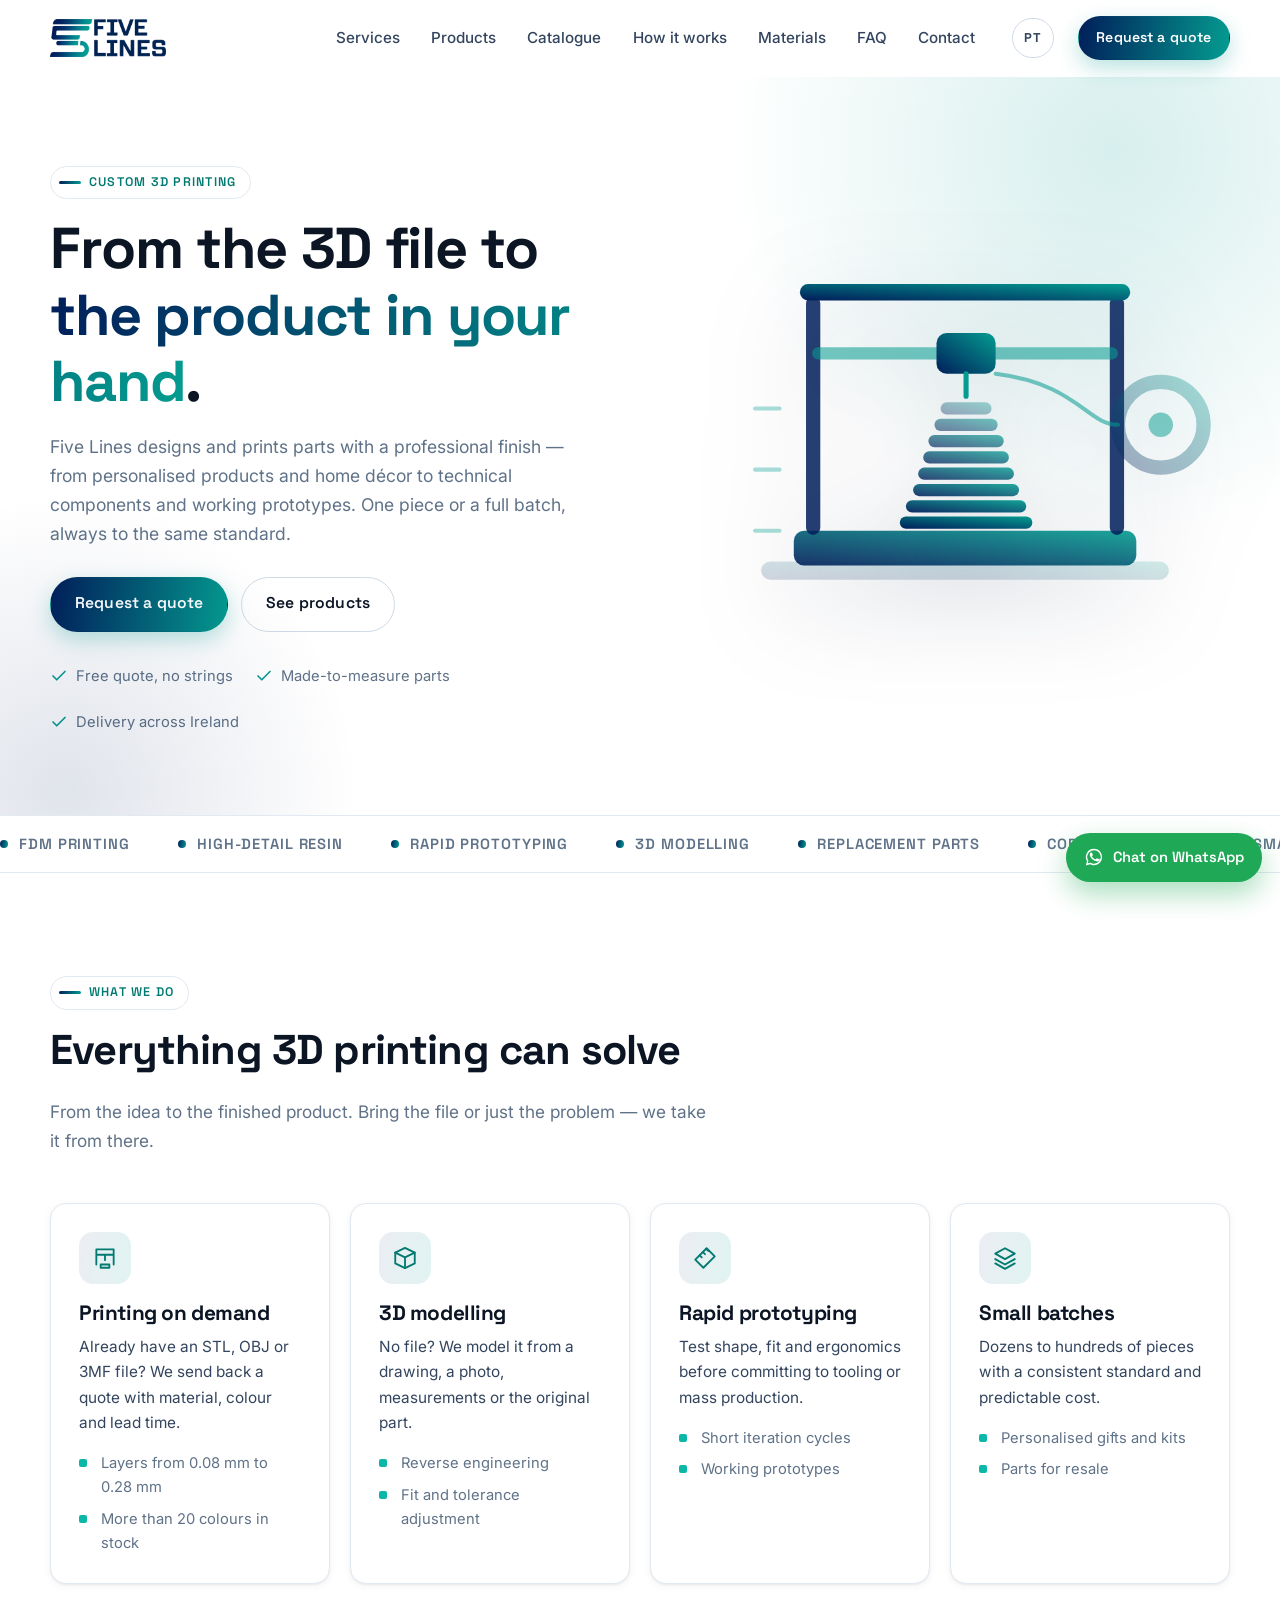
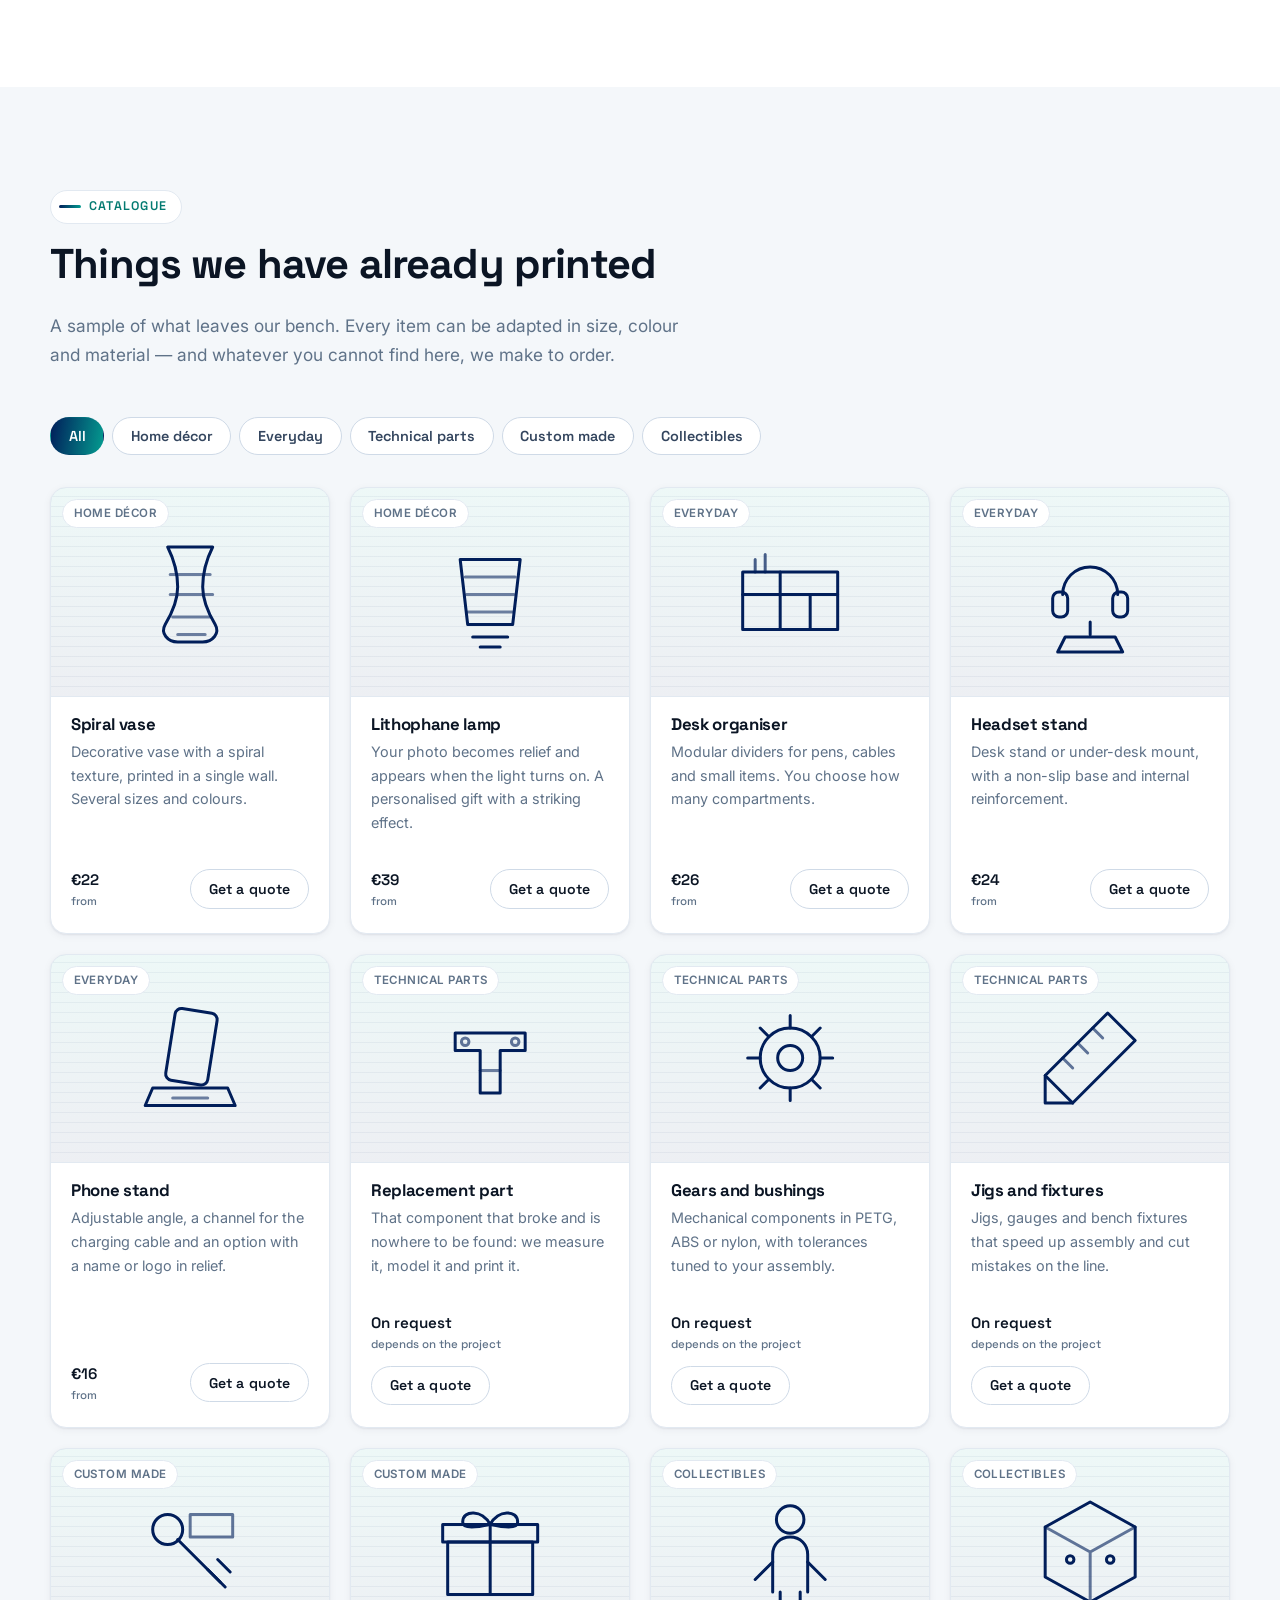
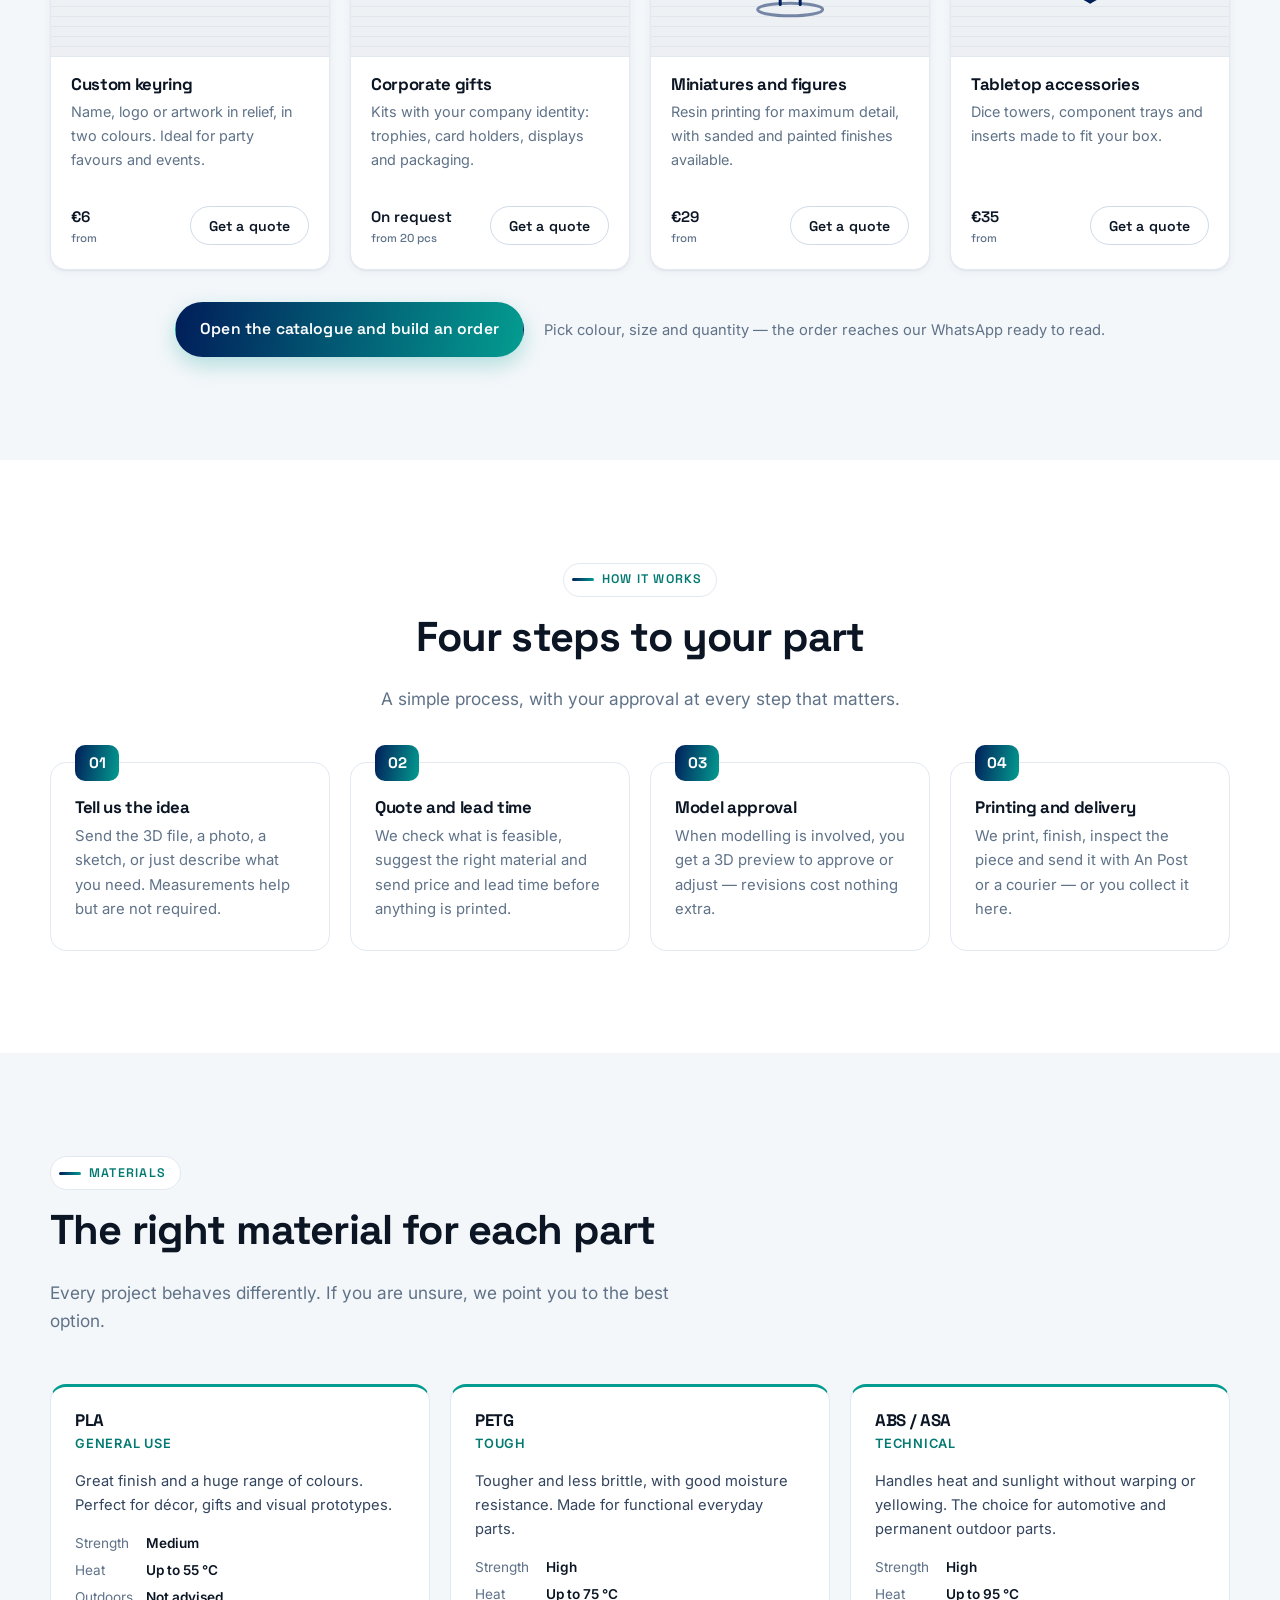
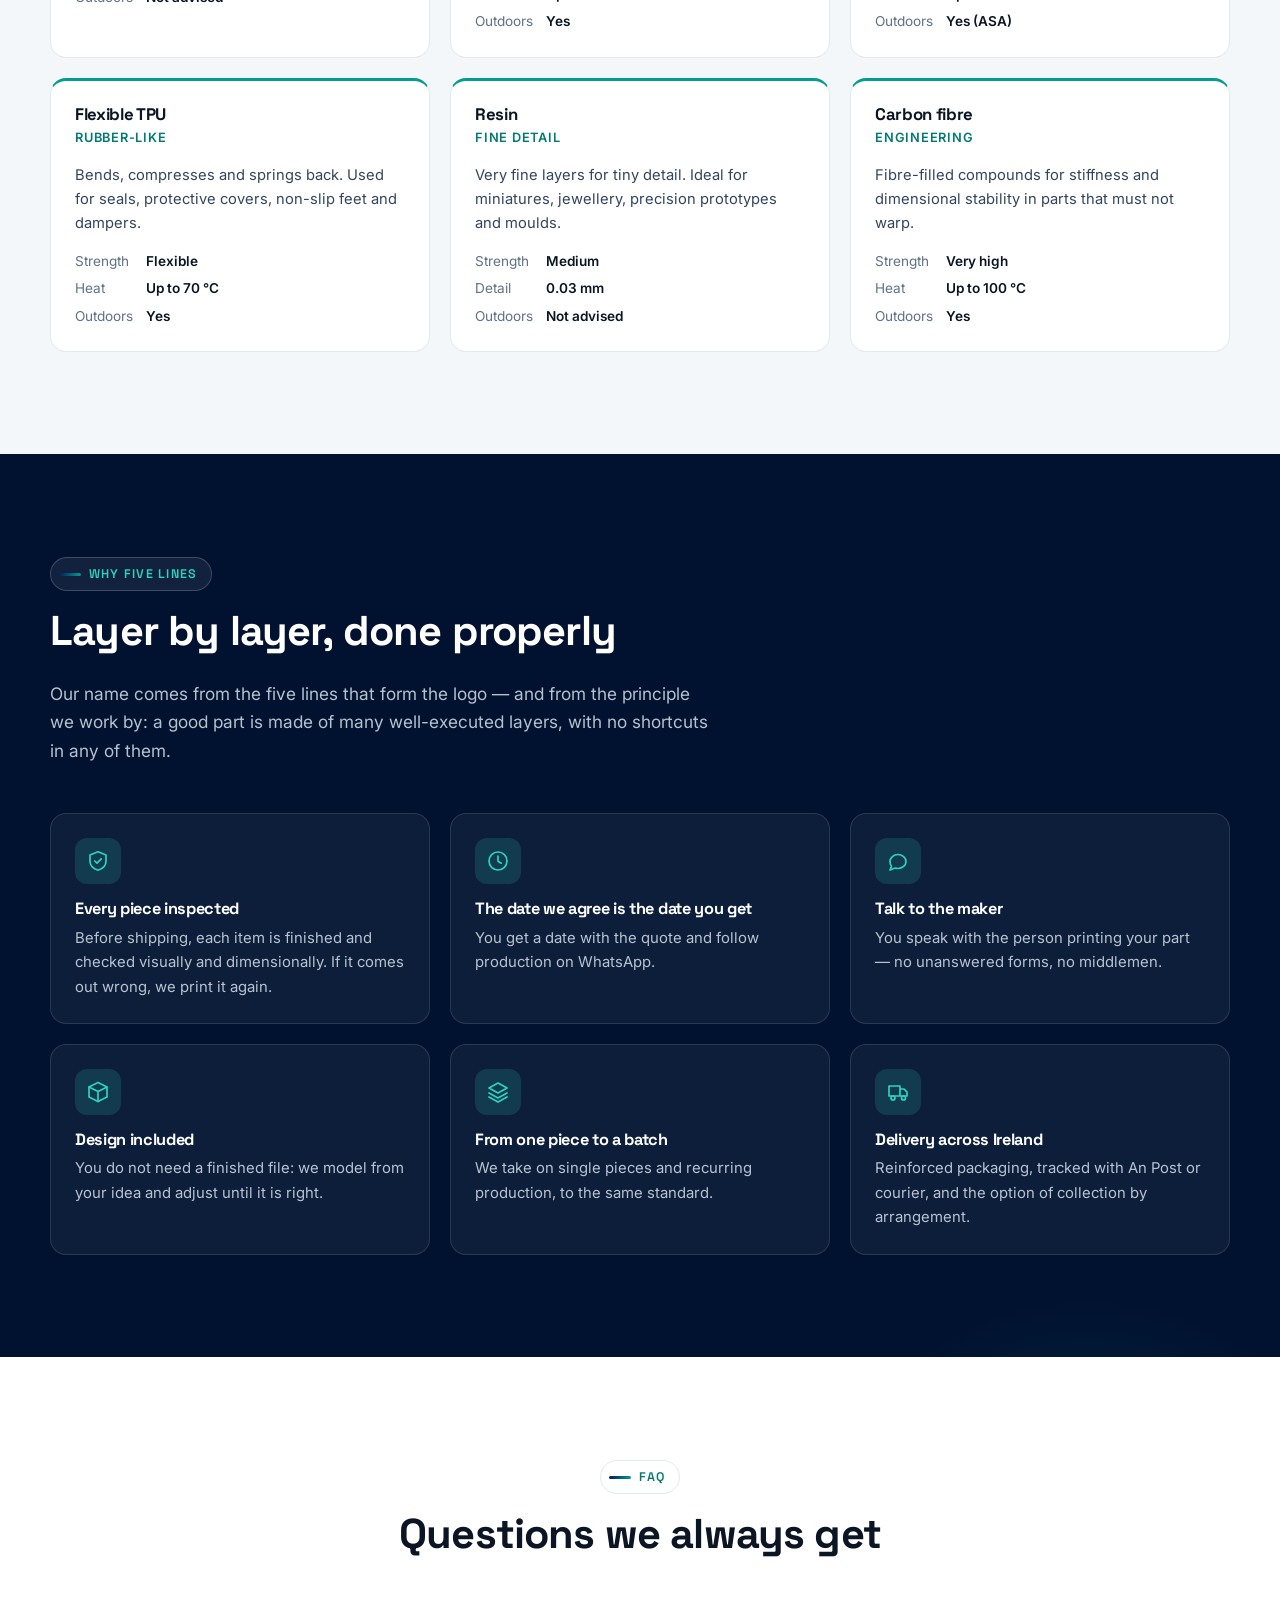
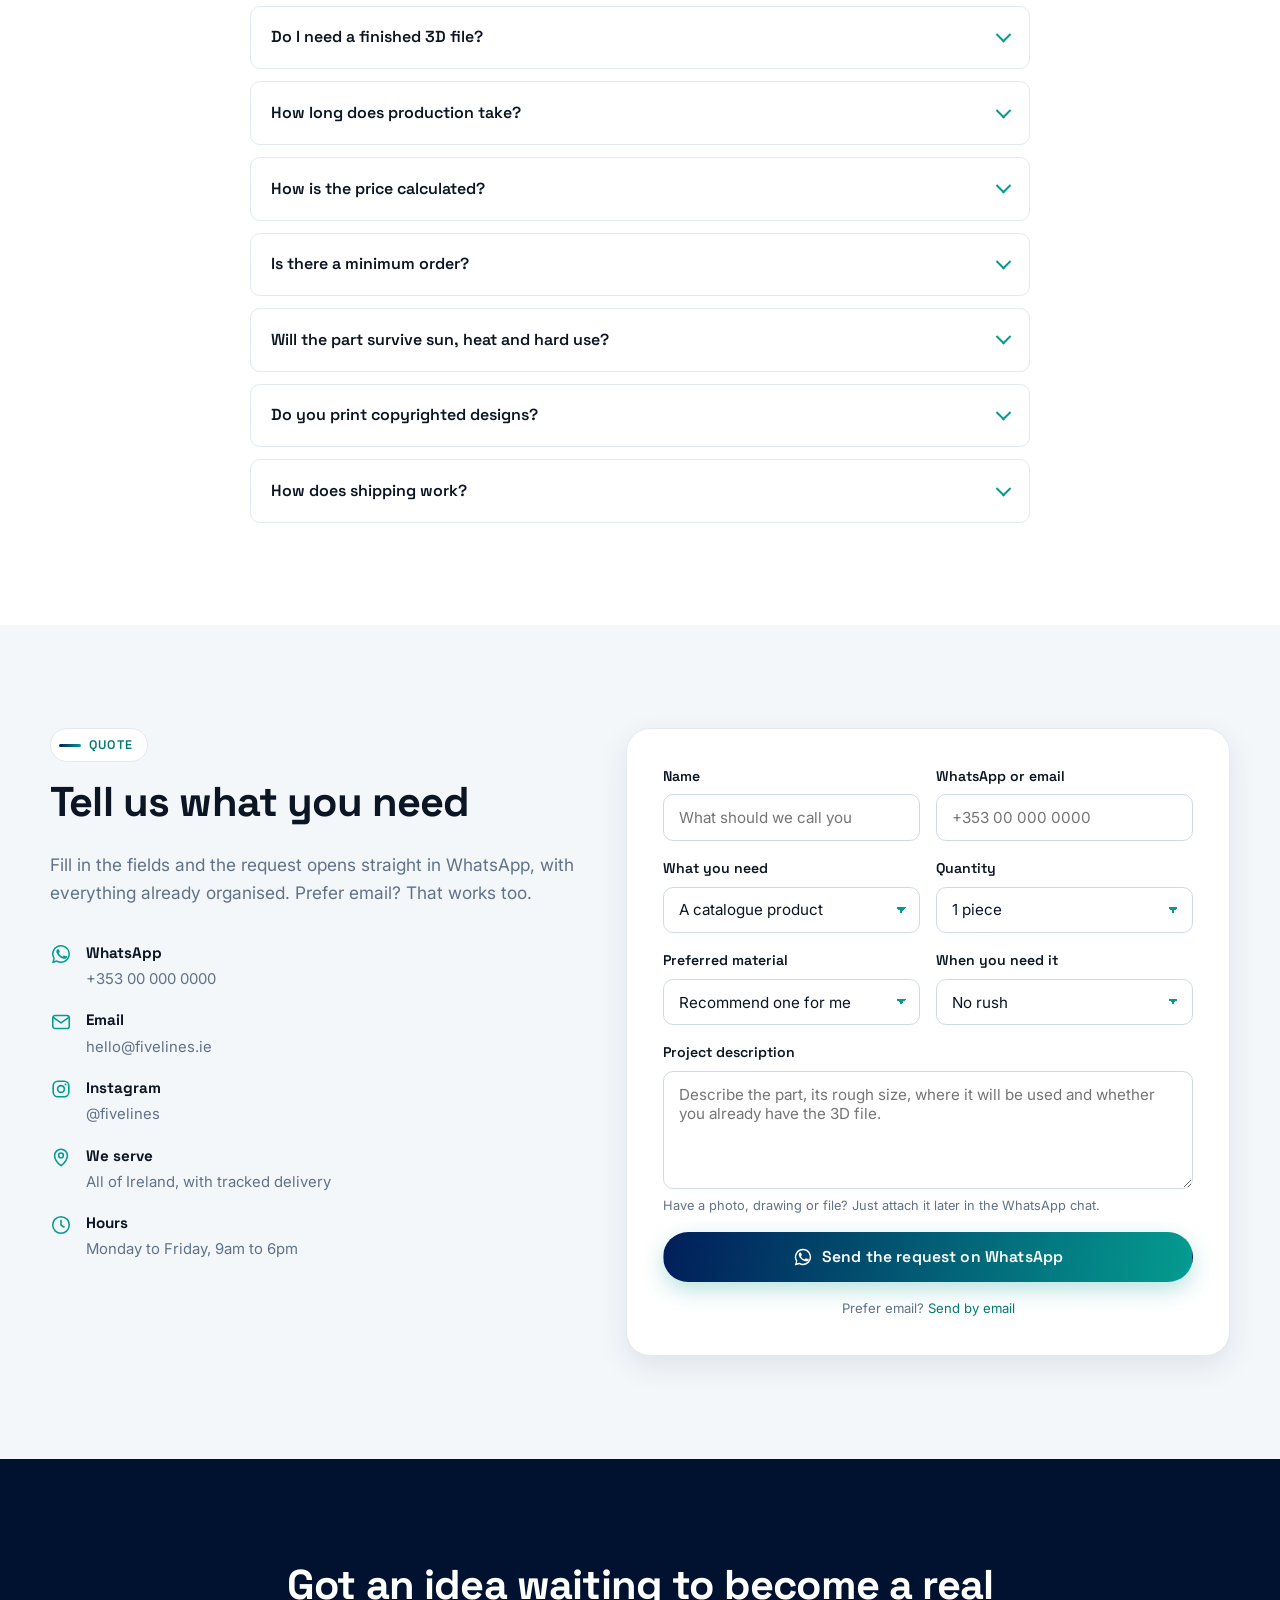
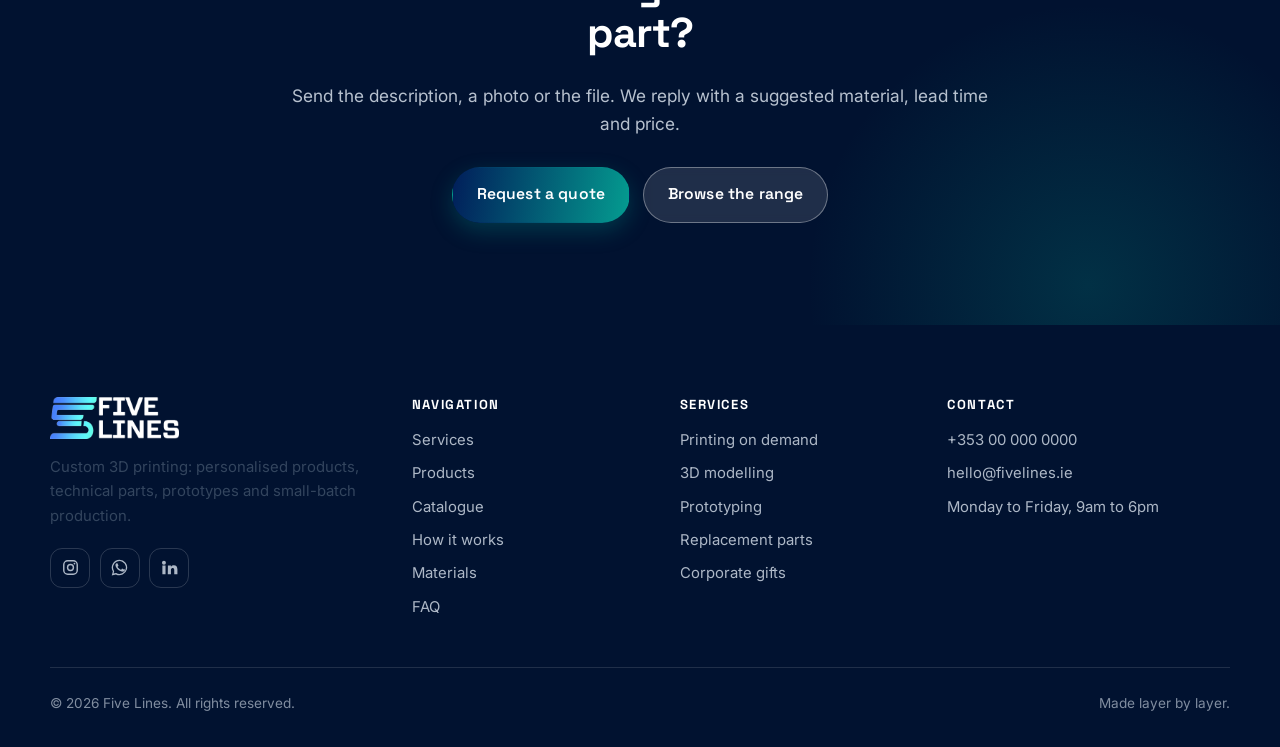
<file: site/index.html>
<!DOCTYPE html>
<html lang="en-IE">
<head>
<meta charset="utf-8">
<meta name="viewport" content="width=device-width, initial-scale=1">
<title>Five Lines | Custom 3D printing — parts, prototypes and personalised products</title>
<meta name="description" content="Five Lines turns ideas into real parts with 3D printing. Ready-made products, custom parts, prototypes and personalised corporate gifts with a professional finish.">
<meta name="theme-color" content="#011e5a">
<link rel="canonical" href="https://fivelines.ie/">

<!-- Open Graph / social sharing -->
<meta property="og:type" content="website">
<meta property="og:locale" content="en_IE">
<meta property="og:site_name" content="Five Lines">
<meta property="og:title" content="Five Lines | Custom 3D printing">
<meta property="og:description" content="From the 3D file to the product in your hand: custom parts, prototypes, personalised products and small-batch production.">
<meta property="og:image" content="assets/img/logo.png">
<meta name="twitter:card" content="summary_large_image">

<link rel="icon" href="favicon.ico" sizes="any">
<link rel="icon" href="assets/img/favicon-32.png" type="image/png">
<link rel="apple-touch-icon" href="assets/img/apple-touch-icon.png">
<link rel="manifest" href="site.webmanifest">

<link rel="preconnect" href="https://fonts.googleapis.com">
<link rel="preconnect" href="https://fonts.gstatic.com" crossorigin>
<link href="https://fonts.googleapis.com/css2?family=Inter:wght@400;500;600&family=Space+Grotesk:wght@500;600;700&display=swap" rel="stylesheet">
<link rel="stylesheet" href="assets/css/styles.css">
<link rel="alternate" hreflang="en-IE" href="./">
<link rel="alternate" hreflang="pt-BR" href="pt/">
<link rel="alternate" hreflang="x-default" href="./">

<script type="application/ld+json">
{
  "@context": "https://schema.org",
  "@type": "LocalBusiness",
  "name": "Five Lines",
  "description": "Custom 3D printing: personalised products, technical parts, prototypes and small-batch production.",
  "image": "assets/img/logo.png",
  "url": "https://fivelines.ie/",
  "telephone": "+353 00 000 0000",
  "email": "hello@fivelines.ie",
  "priceRange": "€€",
  "address": {
    "@type": "PostalAddress",
    "addressLocality": "Dublin",
    "addressRegion": "Leinster",
    "addressCountry": "IE"
  },
  "areaServed": "IE",
  "currenciesAccepted": "EUR",
  "sameAs": ["https://instagram.com/fivelines"]
}
</script>
</head>
<body>
<a class="skip-link" href="#main">Skip to content</a>

<!-- Icon and illustration sprite -->
<svg width="0" height="0" style="position:absolute" aria-hidden="true" focusable="false">
  <defs>
    <linearGradient id="fl-grad" x1="0" y1="1" x2="1" y2="0">
      <stop offset="0%" stop-color="#011e5a"/>
      <stop offset="100%" stop-color="#049c90"/>
    </linearGradient>
  </defs>

  <!-- interface icons -->
  <symbol id="i-check" viewBox="0 0 24 24" fill="none" stroke="currentColor" stroke-width="2.2" stroke-linecap="round" stroke-linejoin="round">
    <path d="M20 6 9 17l-5-5"/>
  </symbol>
  <symbol id="i-printer" viewBox="0 0 24 24" fill="none" stroke="currentColor" stroke-width="1.7" stroke-linecap="round" stroke-linejoin="round">
    <path d="M4 4h16v5H4zM4 9v9M20 9v9M8 18h8v3H8zM12 9v5"/>
  </symbol>
  <symbol id="i-cube" viewBox="0 0 24 24" fill="none" stroke="currentColor" stroke-width="1.7" stroke-linecap="round" stroke-linejoin="round">
    <path d="M12 2.6 21 7v10l-9 4.4L3 17V7z"/><path d="m3 7 9 4.4L21 7M12 11.4V21.4"/>
  </symbol>
  <symbol id="i-ruler" viewBox="0 0 24 24" fill="none" stroke="currentColor" stroke-width="1.7" stroke-linecap="round" stroke-linejoin="round">
    <path d="M3 13.5 13.5 3 21 10.5 10.5 21z"/><path d="M7 9.5 9 11.5M10 6.5 12 8.5M13 3.5 15 5.5"/>
  </symbol>
  <symbol id="i-layers" viewBox="0 0 24 24" fill="none" stroke="currentColor" stroke-width="1.7" stroke-linecap="round" stroke-linejoin="round">
    <path d="m12 3 9 5-9 5-9-5z"/><path d="m3 13 9 5 9-5M3 17l9 5 9-5"/>
  </symbol>
  <symbol id="i-clock" viewBox="0 0 24 24" fill="none" stroke="currentColor" stroke-width="1.7" stroke-linecap="round" stroke-linejoin="round">
    <circle cx="12" cy="12" r="9"/><path d="M12 7v5.2l3.2 2"/>
  </symbol>
  <symbol id="i-shield" viewBox="0 0 24 24" fill="none" stroke="currentColor" stroke-width="1.7" stroke-linecap="round" stroke-linejoin="round">
    <path d="M12 2.8 20 6v6c0 4.6-3.3 7.9-8 9.2C7.3 19.9 4 16.6 4 12V6z"/><path d="m8.8 12 2.2 2.2 4.2-4.4"/>
  </symbol>
  <symbol id="i-truck" viewBox="0 0 24 24" fill="none" stroke="currentColor" stroke-width="1.7" stroke-linecap="round" stroke-linejoin="round">
    <path d="M3 6h11v10H3zM14 9h4l3 3.2V16h-7z"/><circle cx="7" cy="18" r="2"/><circle cx="17.5" cy="18" r="2"/>
  </symbol>
  <symbol id="i-chat" viewBox="0 0 24 24" fill="none" stroke="currentColor" stroke-width="1.7" stroke-linecap="round" stroke-linejoin="round">
    <path d="M20 12.5c0 3.9-3.6 7-8 7-1 0-2-.2-2.9-.5L4 21l1.4-3.7C4.5 16 4 14.3 4 12.5c0-3.9 3.6-7 8-7s8 3.1 8 7z"/>
  </symbol>
  <symbol id="i-mail" viewBox="0 0 24 24" fill="none" stroke="currentColor" stroke-width="1.7" stroke-linecap="round" stroke-linejoin="round">
    <rect x="3" y="5" width="18" height="14" rx="2.5"/><path d="m3.5 7 8.5 6 8.5-6"/>
  </symbol>
  <symbol id="i-pin" viewBox="0 0 24 24" fill="none" stroke="currentColor" stroke-width="1.7" stroke-linecap="round" stroke-linejoin="round">
    <path d="M12 21.5s7-5.6 7-11a7 7 0 1 0-14 0c0 5.4 7 11 7 11z"/><circle cx="12" cy="10.3" r="2.6"/>
  </symbol>
  <symbol id="i-whats" viewBox="0 0 24 24" fill="currentColor">
    <path d="M17.5 14.4c-.3-.2-1.7-.8-1.9-.9-.3-.1-.5-.2-.6.2-.2.3-.7.9-.8 1-.2.2-.3.2-.6.1s-1.2-.5-2.3-1.4c-.9-.8-1.4-1.7-1.6-2s0-.5.1-.6l.5-.5c.1-.2.2-.3.3-.5s0-.4 0-.5-.6-1.5-.9-2.1c-.2-.5-.5-.4-.6-.5h-.5c-.2 0-.5.1-.7.3-.3.3-1 .9-1 2.3s1 2.7 1.2 2.9c.1.2 2 3.1 5 4.3.7.3 1.2.5 1.7.6.7.2 1.3.2 1.8.1.6-.1 1.7-.7 2-1.4.2-.7.2-1.2.2-1.4-.1-.1-.3-.2-.6-.3zM12 2.2A9.8 9.8 0 0 0 3.6 17l-1.4 5.1 5.2-1.4A9.8 9.8 0 1 0 12 2.2zm0 17.9c-1.5 0-2.9-.4-4.1-1.1l-.3-.2-3.1.8.8-3-.2-.3a8.1 8.1 0 1 1 6.9 3.8z"/>
  </symbol>
  <symbol id="i-instagram" viewBox="0 0 24 24" fill="none" stroke="currentColor" stroke-width="1.8" stroke-linecap="round">
    <rect x="3.5" y="3.5" width="17" height="17" rx="5"/><circle cx="12" cy="12" r="3.7"/><circle cx="17" cy="7" r="1.1" fill="currentColor" stroke="none"/>
  </symbol>
  <symbol id="i-linkedin" viewBox="0 0 24 24" fill="currentColor">
    <path d="M4.98 3.5a2.5 2.5 0 1 0 0 5 2.5 2.5 0 0 0 0-5zM3 9.5h4v11H3zM10 9.5h3.8v1.5a4.2 4.2 0 0 1 3.7-1.8c3 0 4.5 1.9 4.5 5.3v6h-4v-5.4c0-1.6-.6-2.5-1.9-2.5-1.1 0-1.9.7-2.2 1.7-.1.3-.1.7-.1 1.1v5.1h-4z"/>
  </symbol>

  <!-- product illustrations -->
  <symbol id="p-vaso" viewBox="0 0 120 120" fill="none" stroke="currentColor" stroke-width="2.4" stroke-linecap="round" stroke-linejoin="round">
    <path d="M42 24h36c-6 12-8 22-8 32s4 20 10 30c4 7-2 14-10 14H50c-8 0-14-7-10-14 6-10 10-20 10-30s-2-20-8-32z"/>
    <path d="M44 46h32M44 62h34M46 80h30M50 94h22" opacity=".55"/>
  </symbol>
  <symbol id="p-luminaria" viewBox="0 0 120 120" fill="none" stroke="currentColor" stroke-width="2.4" stroke-linecap="round" stroke-linejoin="round">
    <path d="M36 34h48l-6 52H42z"/><path d="M40 48h40M41 62h38M42 76h36" opacity=".55"/>
    <path d="M46 96h28M52 104h16"/>
  </symbol>
  <symbol id="p-organizador" viewBox="0 0 120 120" fill="none" stroke="currentColor" stroke-width="2.4" stroke-linecap="round" stroke-linejoin="round">
    <path d="M22 44h76v46H22z"/><path d="M22 62h76M52 44v46M76 62v28"/>
    <path d="M32 34v10M40 30v14" opacity=".7"/>
  </symbol>
  <symbol id="p-headset" viewBox="0 0 120 120" fill="none" stroke="currentColor" stroke-width="2.4" stroke-linecap="round" stroke-linejoin="round">
    <path d="M38 62a22 22 0 0 1 44 0"/><rect x="30" y="60" width="12" height="20" rx="5"/><rect x="78" y="60" width="12" height="20" rx="5"/>
    <path d="M60 84v10M40 96h40l6 12H34z"/>
  </symbol>
  <symbol id="p-suporte-cel" viewBox="0 0 120 120" fill="none" stroke="currentColor" stroke-width="2.4" stroke-linecap="round" stroke-linejoin="round">
    <rect x="44" y="22" width="34" height="58" rx="5" transform="rotate(9 61 51)"/>
    <path d="M30 84h60l6 14H24z"/><path d="M46 92h28" opacity=".55"/>
  </symbol>
  <symbol id="p-engrenagem" viewBox="0 0 120 120" fill="none" stroke="currentColor" stroke-width="2.4" stroke-linecap="round" stroke-linejoin="round">
    <path d="M60 26v10M60 84v10M94 60H84M36 60H26M84 36l-7 7M43 77l-7 7M84 84l-7-7M43 43l-7-7"/>
    <circle cx="60" cy="60" r="24"/><circle cx="60" cy="60" r="10"/>
  </symbol>
  <symbol id="p-peca" viewBox="0 0 120 120" fill="none" stroke="currentColor" stroke-width="2.4" stroke-linecap="round" stroke-linejoin="round">
    <path d="M32 40h56v14H68v34H52V54H32z"/><circle cx="40" cy="47" r="3" opacity=".6"/><circle cx="80" cy="47" r="3" opacity=".6"/>
    <path d="M52 70h16" opacity=".55"/>
  </symbol>
  <symbol id="p-gabarito" viewBox="0 0 120 120" fill="none" stroke="currentColor" stroke-width="2.4" stroke-linecap="round" stroke-linejoin="round">
    <path d="M24 74 74 24l22 22-50 50z"/><path d="m38 60 8 8M50 48l8 8M62 36l8 8" opacity=".6"/>
    <path d="M24 74v22h22"/>
  </symbol>
  <symbol id="p-chaveiro" viewBox="0 0 120 120" fill="none" stroke="currentColor" stroke-width="2.4" stroke-linecap="round" stroke-linejoin="round">
    <circle cx="42" cy="42" r="12"/><path d="M50 50 88 88"/><path d="m74 74 10 10M82 66l10 10"/>
    <path d="M60 30h34v18H60z" opacity=".6"/>
  </symbol>
  <symbol id="p-brinde" viewBox="0 0 120 120" fill="none" stroke="currentColor" stroke-width="2.4" stroke-linecap="round" stroke-linejoin="round">
    <path d="M26 52h68v42H26z"/><path d="M22 38h76v14H22zM60 38v56"/>
    <path d="M60 38c-6-12-22-12-22-2 0 6 12 4 22 2zM60 38c6-12 22-12 22-2 0 6-12 4-22 2z"/>
  </symbol>
  <symbol id="p-miniatura" viewBox="0 0 120 120" fill="none" stroke="currentColor" stroke-width="2.4" stroke-linecap="round" stroke-linejoin="round">
    <circle cx="60" cy="34" r="11"/><path d="M46 92V62c0-8 6-14 14-14s14 6 14 14v30"/>
    <path d="M46 68 32 82M74 68l14 14M52 92v10M68 92v10"/>
    <ellipse cx="60" cy="106" rx="26" ry="5" opacity=".5"/>
  </symbol>
  <symbol id="p-dado" viewBox="0 0 120 120" fill="none" stroke="currentColor" stroke-width="2.4" stroke-linecap="round" stroke-linejoin="round">
    <path d="M60 20 96 40v40L60 100 24 80V40z"/><path d="m24 40 36 20 36-20M60 60v40" opacity=".6"/>
    <circle cx="44" cy="66" r="3"/><circle cx="76" cy="66" r="3"/>
  </symbol>
</svg>

<!-- ============ HEADER ============ -->
<header class="header" id="header">
  <div class="container header__inner">
    <a class="brand" href="#top" aria-label="Five Lines — home">
      <img class="brand__dark" src="assets/img/logo.png" alt="Five Lines" width="720" height="235">
      <img class="brand__light" src="assets/img/logo-light.png" alt="Five Lines" width="720" height="235">
    </a>

    <nav class="nav" id="nav" aria-label="Main navigation">
      <a href="#servicos">Services</a>
      <a href="#produtos">Products</a>
      <a href="catalog/">Catalogue</a>
      <a href="#processo">How it works</a>
      <a href="#materiais">Materials</a>
      <a href="#faq">FAQ</a>
      <a href="#contato">Contact</a>
      <a class="btn btn--primary btn--sm" href="#contato">Request a quote</a>
    </nav>

    <a class="nav__lang" href="pt/" hreflang="pt-BR" aria-label="Ver em português">PT</a>
    <a class="btn btn--primary btn--sm header__cta" href="#contato">Request a quote</a>

    <button class="nav-toggle" id="navToggle" type="button" aria-expanded="false" aria-controls="nav">
      <span></span>
      <span class="sr-only">Open menu</span>
    </button>
  </div>
</header>

<main id="main">
  <!-- ============ HERO ============ -->
  <section class="hero" id="top">
    <div class="container hero__inner">
      <div class="hero__text">
        <span class="eyebrow">Custom 3D printing</span>
        <h1>From the 3D file to <span class="gradient-text">the product in your hand</span>.</h1>
        <p class="lead">
          Five Lines designs and prints parts with a professional finish — from personalised
          products and home décor to technical components and working prototypes.
          One piece or a full batch, always to the same standard.
        </p>
        <div class="hero__actions">
          <a class="btn btn--primary" href="#contato">Request a quote</a>
          <a class="btn btn--ghost" href="#produtos">See products</a>
        </div>
        <ul class="hero__points">
          <li><svg aria-hidden="true"><use href="#i-check"/></svg> Free quote, no strings</li>
          <li><svg aria-hidden="true"><use href="#i-check"/></svg> Made-to-measure parts</li>
          <li><svg aria-hidden="true"><use href="#i-check"/></svg> Delivery across Ireland</li>
        </ul>
      </div>

      <div class="hero__art" aria-hidden="true">
        <svg viewBox="0 0 520 440" role="img">
          <title>Illustration of a 3D printer building a part</title>
          <!-- printer base -->
          <rect x="60" y="330" width="400" height="18" rx="9" fill="url(#fl-grad)" opacity=".18"/>
          <rect x="92" y="300" width="336" height="34" rx="10" fill="url(#fl-grad)" opacity=".9"/>
          <!-- columns -->
          <rect x="104" y="70" width="14" height="234" rx="7" fill="#011e5a" opacity=".85"/>
          <rect x="402" y="70" width="14" height="234" rx="7" fill="#011e5a" opacity=".85"/>
          <rect x="98" y="58" width="324" height="16" rx="8" fill="url(#fl-grad)"/>
          <!-- axis / extruder -->
          <rect x="110" y="120" width="300" height="12" rx="6" fill="#049c90" opacity=".55"/>
          <rect x="232" y="106" width="58" height="40" rx="10" fill="url(#fl-grad)"/>
          <path d="M261 146v22" stroke="#049c90" stroke-width="5" stroke-linecap="round"/>
          <!-- part being built: layers -->
          <g fill="url(#fl-grad)">
            <rect x="196" y="286" width="130" height="12" rx="6"/>
            <rect x="202" y="270" width="118" height="12" rx="6" opacity=".94"/>
            <rect x="209" y="254" width="104" height="12" rx="6" opacity=".88"/>
            <rect x="214" y="238" width="94" height="12" rx="6" opacity=".82"/>
            <rect x="219" y="222" width="84" height="12" rx="6" opacity=".76"/>
            <rect x="224" y="206" width="74" height="12" rx="6" opacity=".68"/>
            <rect x="230" y="190" width="62" height="12" rx="6" opacity=".55"/>
            <rect x="236" y="174" width="50" height="12" rx="6" opacity=".38"/>
          </g>
          <!-- filament -->
          <circle cx="452" cy="196" r="42" fill="none" stroke="url(#fl-grad)" stroke-width="14" opacity=".35"/>
          <circle cx="452" cy="196" r="12" fill="#049c90" opacity=".5"/>
          <path d="M410 196c-30 0-40 -40 -120 -50" fill="none" stroke="#049c90" stroke-width="4" stroke-linecap="round" opacity=".55"/>
          <!-- marks -->
          <path d="M78 300h-24M78 240h-24M78 180h-24" stroke="#049c90" stroke-width="4" stroke-linecap="round" opacity=".35"/>
        </svg>
      </div>
    </div>
  </section>

  <!-- ============ MARQUEE ============ -->
  <div class="marquee" aria-hidden="true">
    <div class="marquee__track">
      <span>FDM printing</span><span>High-detail resin</span><span>Rapid prototyping</span>
      <span>3D modelling</span><span>Replacement parts</span><span>Corporate gifts</span>
      <span>Small-batch production</span>
      <span>FDM printing</span><span>High-detail resin</span><span>Rapid prototyping</span>
      <span>3D modelling</span><span>Replacement parts</span><span>Corporate gifts</span>
      <span>Small-batch production</span>
    </div>
  </div>

  <!-- ============ SERVICES ============ -->
  <section class="section" id="servicos">
    <div class="container">
      <div class="section__head reveal">
        <span class="eyebrow">What we do</span>
        <h2>Everything 3D printing can solve</h2>
        <p class="lead">From the idea to the finished product. Bring the file or just the problem — we take it from there.</p>
      </div>

      <div class="grid grid--4">
        <article class="card reveal">
          <div class="card__icon"><svg aria-hidden="true"><use href="#i-printer"/></svg></div>
          <h3>Printing on demand</h3>
          <p>Already have an STL, OBJ or 3MF file? We send back a quote with material, colour and lead time.</p>
          <ul class="card__list">
            <li>Layers from 0.08 mm to 0.28 mm</li>
            <li>More than 20 colours in stock</li>
          </ul>
        </article>

        <article class="card reveal">
          <div class="card__icon"><svg aria-hidden="true"><use href="#i-cube"/></svg></div>
          <h3>3D modelling</h3>
          <p>No file? We model it from a drawing, a photo, measurements or the original part.</p>
          <ul class="card__list">
            <li>Reverse engineering</li>
            <li>Fit and tolerance adjustment</li>
          </ul>
        </article>

        <article class="card reveal">
          <div class="card__icon"><svg aria-hidden="true"><use href="#i-ruler"/></svg></div>
          <h3>Rapid prototyping</h3>
          <p>Test shape, fit and ergonomics before committing to tooling or mass production.</p>
          <ul class="card__list">
            <li>Short iteration cycles</li>
            <li>Working prototypes</li>
          </ul>
        </article>

        <article class="card reveal">
          <div class="card__icon"><svg aria-hidden="true"><use href="#i-layers"/></svg></div>
          <h3>Small batches</h3>
          <p>Dozens to hundreds of pieces with a consistent standard and predictable cost.</p>
          <ul class="card__list">
            <li>Personalised gifts and kits</li>
            <li>Parts for resale</li>
          </ul>
        </article>
      </div>
    </div>
  </section>

  <!-- ============ PRODUCTS ============ -->
  <section class="section section--soft" id="produtos">
    <div class="container">
      <div class="section__head reveal">
        <span class="eyebrow">Catalogue</span>
        <h2>Things we have already printed</h2>
        <p class="lead">
          A sample of what leaves our bench. Every item can be adapted in size, colour and
          material — and whatever you cannot find here, we make to order.
        </p>
      </div>

      <!-- Catalogue filters -->
      <div class="filters reveal" role="group" aria-label="Filter products by category">
        <button class="filter" type="button" data-filter="todos" aria-pressed="true">All</button>
        <button class="filter" type="button" data-filter="decoracao" aria-pressed="false">Home décor</button>
        <button class="filter" type="button" data-filter="utilidades" aria-pressed="false">Everyday</button>
        <button class="filter" type="button" data-filter="tecnicas" aria-pressed="false">Technical parts</button>
        <button class="filter" type="button" data-filter="personalizados" aria-pressed="false">Custom made</button>
        <button class="filter" type="button" data-filter="colecionaveis" aria-pressed="false">Collectibles</button>
      </div>

      <!--
        EXAMPLE PRICES: the values below are only a starting point.
        Adjust them (or replace with "On request") before publishing the site.
      -->
      <div class="grid products" id="catalogo">
        <article class="product reveal" data-category="decoracao" data-name="Vaso espiral">
          <div class="product__art"><span class="product__tag">Home décor</span><svg aria-hidden="true"><use href="#p-vaso"/></svg></div>
          <div class="product__body">
            <h3>Spiral vase</h3>
            <p>Decorative vase with a spiral texture, printed in a single wall. Several sizes and colours.</p>
            <div class="product__foot">
              <span class="product__price">€22<small>from</small></span>
              <button class="btn btn--ghost btn--sm" type="button" data-quote="Vaso espiral">Get a quote</button>
            </div>
          </div>
        </article>

        <article class="product reveal" data-category="decoracao" data-name="Luminária lithophane">
          <div class="product__art"><span class="product__tag">Home décor</span><svg aria-hidden="true"><use href="#p-luminaria"/></svg></div>
          <div class="product__body">
            <h3>Lithophane lamp</h3>
            <p>Your photo becomes relief and appears when the light turns on. A personalised gift with a striking effect.</p>
            <div class="product__foot">
              <span class="product__price">€39<small>from</small></span>
              <button class="btn btn--ghost btn--sm" type="button" data-quote="Luminária lithophane">Get a quote</button>
            </div>
          </div>
        </article>

        <article class="product reveal" data-category="utilidades" data-name="Organizador de mesa">
          <div class="product__art"><span class="product__tag">Everyday</span><svg aria-hidden="true"><use href="#p-organizador"/></svg></div>
          <div class="product__body">
            <h3>Desk organiser</h3>
            <p>Modular dividers for pens, cables and small items. You choose how many compartments.</p>
            <div class="product__foot">
              <span class="product__price">€26<small>from</small></span>
              <button class="btn btn--ghost btn--sm" type="button" data-quote="Organizador de mesa">Get a quote</button>
            </div>
          </div>
        </article>

        <article class="product reveal" data-category="utilidades" data-name="Suporte de headset">
          <div class="product__art"><span class="product__tag">Everyday</span><svg aria-hidden="true"><use href="#p-headset"/></svg></div>
          <div class="product__body">
            <h3>Headset stand</h3>
            <p>Desk stand or under-desk mount, with a non-slip base and internal reinforcement.</p>
            <div class="product__foot">
              <span class="product__price">€24<small>from</small></span>
              <button class="btn btn--ghost btn--sm" type="button" data-quote="Suporte de headset">Get a quote</button>
            </div>
          </div>
        </article>

        <article class="product reveal" data-category="utilidades" data-name="Suporte de celular">
          <div class="product__art"><span class="product__tag">Everyday</span><svg aria-hidden="true"><use href="#p-suporte-cel"/></svg></div>
          <div class="product__body">
            <h3>Phone stand</h3>
            <p>Adjustable angle, a channel for the charging cable and an option with a name or logo in relief.</p>
            <div class="product__foot">
              <span class="product__price">€16<small>from</small></span>
              <button class="btn btn--ghost btn--sm" type="button" data-quote="Suporte de celular">Get a quote</button>
            </div>
          </div>
        </article>

        <article class="product reveal" data-category="tecnicas" data-name="Peça de reposição">
          <div class="product__art"><span class="product__tag">Technical parts</span><svg aria-hidden="true"><use href="#p-peca"/></svg></div>
          <div class="product__body">
            <h3>Replacement part</h3>
            <p>That component that broke and is nowhere to be found: we measure it, model it and print it.</p>
            <div class="product__foot">
              <span class="product__price">On request<small>depends on the project</small></span>
              <button class="btn btn--ghost btn--sm" type="button" data-quote="Peça de reposição">Get a quote</button>
            </div>
          </div>
        </article>

        <article class="product reveal" data-category="tecnicas" data-name="Engrenagens e buchas">
          <div class="product__art"><span class="product__tag">Technical parts</span><svg aria-hidden="true"><use href="#p-engrenagem"/></svg></div>
          <div class="product__body">
            <h3>Gears and bushings</h3>
            <p>Mechanical components in PETG, ABS or nylon, with tolerances tuned to your assembly.</p>
            <div class="product__foot">
              <span class="product__price">On request<small>depends on the project</small></span>
              <button class="btn btn--ghost btn--sm" type="button" data-quote="Engrenagens e buchas">Get a quote</button>
            </div>
          </div>
        </article>

        <article class="product reveal" data-category="tecnicas" data-name="Gabaritos e dispositivos">
          <div class="product__art"><span class="product__tag">Technical parts</span><svg aria-hidden="true"><use href="#p-gabarito"/></svg></div>
          <div class="product__body">
            <h3>Jigs and fixtures</h3>
            <p>Jigs, gauges and bench fixtures that speed up assembly and cut mistakes on the line.</p>
            <div class="product__foot">
              <span class="product__price">On request<small>depends on the project</small></span>
              <button class="btn btn--ghost btn--sm" type="button" data-quote="Gabaritos e dispositivos">Get a quote</button>
            </div>
          </div>
        </article>

        <article class="product reveal" data-category="personalizados" data-name="Chaveiro personalizado">
          <div class="product__art"><span class="product__tag">Custom made</span><svg aria-hidden="true"><use href="#p-chaveiro"/></svg></div>
          <div class="product__body">
            <h3>Custom keyring</h3>
            <p>Name, logo or artwork in relief, in two colours. Ideal for party favours and events.</p>
            <div class="product__foot">
              <span class="product__price">€6<small>from</small></span>
              <button class="btn btn--ghost btn--sm" type="button" data-quote="Chaveiro personalizado">Get a quote</button>
            </div>
          </div>
        </article>

        <article class="product reveal" data-category="personalizados" data-name="Brindes corporativos">
          <div class="product__art"><span class="product__tag">Custom made</span><svg aria-hidden="true"><use href="#p-brinde"/></svg></div>
          <div class="product__body">
            <h3>Corporate gifts</h3>
            <p>Kits with your company identity: trophies, card holders, displays and packaging.</p>
            <div class="product__foot">
              <span class="product__price">On request<small>from 20 pcs</small></span>
              <button class="btn btn--ghost btn--sm" type="button" data-quote="Brindes corporativos">Get a quote</button>
            </div>
          </div>
        </article>

        <article class="product reveal" data-category="colecionaveis" data-name="Miniaturas e action figures">
          <div class="product__art"><span class="product__tag">Collectibles</span><svg aria-hidden="true"><use href="#p-miniatura"/></svg></div>
          <div class="product__body">
            <h3>Miniatures and figures</h3>
            <p>Resin printing for maximum detail, with sanded and painted finishes available.</p>
            <div class="product__foot">
              <span class="product__price">€29<small>from</small></span>
              <button class="btn btn--ghost btn--sm" type="button" data-quote="Miniaturas e figures">Get a quote</button>
            </div>
          </div>
        </article>

        <article class="product reveal" data-category="colecionaveis" data-name="Acessórios de RPG e board games">
          <div class="product__art"><span class="product__tag">Collectibles</span><svg aria-hidden="true"><use href="#p-dado"/></svg></div>
          <div class="product__body">
            <h3>Tabletop accessories</h3>
            <p>Dice towers, component trays and inserts made to fit your box.</p>
            <div class="product__foot">
              <span class="product__price">€35<small>from</small></span>
              <button class="btn btn--ghost btn--sm" type="button" data-quote="Acessórios para jogos">Get a quote</button>
            </div>
          </div>
        </article>
      </div>

      <p class="catalog__cta reveal">
        <a class="btn btn--primary" href="catalog/">Open the catalogue and build an order</a>
        <span>Pick colour, size and quantity — the order reaches our WhatsApp ready to read.</span>
      </p>

      <p class="catalog__empty" id="catalogoVazio" hidden>No products in this category yet. Talk to us — we can probably make it.</p>
    </div>
  </section>

  <!-- ============ PROCESS ============ -->
  <section class="section" id="processo">
    <div class="container">
      <div class="section__head section__head--center reveal">
        <span class="eyebrow">How it works</span>
        <h2>Four steps to your part</h2>
        <p class="lead">A simple process, with your approval at every step that matters.</p>
      </div>

      <div class="grid steps">
        <article class="step reveal">
          <h3>Tell us the idea</h3>
          <p>Send the 3D file, a photo, a sketch, or just describe what you need. Measurements help but are not required.</p>
        </article>
        <article class="step reveal">
          <h3>Quote and lead time</h3>
          <p>We check what is feasible, suggest the right material and send price and lead time before anything is printed.</p>
        </article>
        <article class="step reveal">
          <h3>Model approval</h3>
          <p>When modelling is involved, you get a 3D preview to approve or adjust — revisions cost nothing extra.</p>
        </article>
        <article class="step reveal">
          <h3>Printing and delivery</h3>
          <p>We print, finish, inspect the piece and send it with An Post or a courier — or you collect it here.</p>
        </article>
      </div>
    </div>
  </section>

  <!-- ============ MATERIALS ============ -->
  <section class="section section--soft" id="materiais">
    <div class="container">
      <div class="section__head reveal">
        <span class="eyebrow">Materials</span>
        <h2>The right material for each part</h2>
        <p class="lead">Every project behaves differently. If you are unsure, we point you to the best option.</p>
      </div>

      <div class="grid materials">
        <article class="material reveal">
          <h3>PLA</h3>
          <span class="material__sub">General use</span>
          <p>Great finish and a huge range of colours. Perfect for décor, gifts and visual prototypes.</p>
          <dl>
            <dt>Strength</dt><dd>Medium</dd>
            <dt>Heat</dt><dd>Up to 55 °C</dd>
            <dt>Outdoors</dt><dd>Not advised</dd>
          </dl>
        </article>

        <article class="material reveal">
          <h3>PETG</h3>
          <span class="material__sub">Tough</span>
          <p>Tougher and less brittle, with good moisture resistance. Made for functional everyday parts.</p>
          <dl>
            <dt>Strength</dt><dd>High</dd>
            <dt>Heat</dt><dd>Up to 75 °C</dd>
            <dt>Outdoors</dt><dd>Yes</dd>
          </dl>
        </article>

        <article class="material reveal">
          <h3>ABS / ASA</h3>
          <span class="material__sub">Technical</span>
          <p>Handles heat and sunlight without warping or yellowing. The choice for automotive and permanent outdoor parts.</p>
          <dl>
            <dt>Strength</dt><dd>High</dd>
            <dt>Heat</dt><dd>Up to 95 °C</dd>
            <dt>Outdoors</dt><dd>Yes (ASA)</dd>
          </dl>
        </article>

        <article class="material reveal">
          <h3>Flexible TPU</h3>
          <span class="material__sub">Rubber-like</span>
          <p>Bends, compresses and springs back. Used for seals, protective covers, non-slip feet and dampers.</p>
          <dl>
            <dt>Strength</dt><dd>Flexible</dd>
            <dt>Heat</dt><dd>Up to 70 °C</dd>
            <dt>Outdoors</dt><dd>Yes</dd>
          </dl>
        </article>

        <article class="material reveal">
          <h3>Resin</h3>
          <span class="material__sub">Fine detail</span>
          <p>Very fine layers for tiny detail. Ideal for miniatures, jewellery, precision prototypes and moulds.</p>
          <dl>
            <dt>Strength</dt><dd>Medium</dd>
            <dt>Detail</dt><dd>0.03 mm</dd>
            <dt>Outdoors</dt><dd>Not advised</dd>
          </dl>
        </article>

        <article class="material reveal">
          <h3>Carbon fibre</h3>
          <span class="material__sub">Engineering</span>
          <p>Fibre-filled compounds for stiffness and dimensional stability in parts that must not warp.</p>
          <dl>
            <dt>Strength</dt><dd>Very high</dd>
            <dt>Heat</dt><dd>Up to 100 °C</dd>
            <dt>Outdoors</dt><dd>Yes</dd>
          </dl>
        </article>
      </div>
    </div>
  </section>

  <!-- ============ WHY US ============ -->
  <section class="section dark-band" id="sobre">
    <div class="container">
      <div class="section__head reveal">
        <span class="eyebrow">Why Five Lines</span>
        <h2>Layer by layer, done properly</h2>
        <p class="lead">
          Our name comes from the five lines that form the logo — and from the principle we work by:
          a good part is made of many well-executed layers, with no shortcuts in any of them.
        </p>
      </div>

      <div class="grid grid--3">
        <article class="feature reveal">
          <div class="feature__icon"><svg aria-hidden="true"><use href="#i-shield"/></svg></div>
          <h3>Every piece inspected</h3>
          <p>Before shipping, each item is finished and checked visually and dimensionally. If it comes out wrong, we print it again.</p>
        </article>
        <article class="feature reveal">
          <div class="feature__icon"><svg aria-hidden="true"><use href="#i-clock"/></svg></div>
          <h3>The date we agree is the date you get</h3>
          <p>You get a date with the quote and follow production on WhatsApp.</p>
        </article>
        <article class="feature reveal">
          <div class="feature__icon"><svg aria-hidden="true"><use href="#i-chat"/></svg></div>
          <h3>Talk to the maker</h3>
          <p>You speak with the person printing your part — no unanswered forms, no middlemen.</p>
        </article>
        <article class="feature reveal">
          <div class="feature__icon"><svg aria-hidden="true"><use href="#i-cube"/></svg></div>
          <h3>Design included</h3>
          <p>You do not need a finished file: we model from your idea and adjust until it is right.</p>
        </article>
        <article class="feature reveal">
          <div class="feature__icon"><svg aria-hidden="true"><use href="#i-layers"/></svg></div>
          <h3>From one piece to a batch</h3>
          <p>We take on single pieces and recurring production, to the same standard.</p>
        </article>
        <article class="feature reveal">
          <div class="feature__icon"><svg aria-hidden="true"><use href="#i-truck"/></svg></div>
          <h3>Delivery across Ireland</h3>
          <p>Reinforced packaging, tracked with An Post or courier, and the option of collection by arrangement.</p>
        </article>
      </div>
    </div>
  </section>

  <!-- ============ FAQ ============ -->
  <section class="section" id="faq">
    <div class="container">
      <div class="section__head section__head--center reveal">
        <span class="eyebrow">FAQ</span>
        <h2>Questions we always get</h2>
      </div>

      <div class="faq reveal">
        <details>
          <summary>Do I need a finished 3D file?</summary>
          <p>No. If you have the file (STL, OBJ, 3MF or STEP) the process is faster. If you do not, we model the part from photos, drawings, measurements or the original piece.</p>
        </details>
        <details>
          <summary>How long does production take?</summary>
          <p>It depends on size, quantity and material. Small pieces are usually ready in a few days; larger batches and projects that need modelling take longer. The exact date comes with the quote, before anything is printed.</p>
        </details>
        <details>
          <summary>How is the price calculated?</summary>
          <p>We look at material volume, printing time, the finishing required and, when needed, the modelling hours. Larger quantities bring the unit price down.</p>
        </details>
        <details>
          <summary>Is there a minimum order?</summary>
          <p>Not for catalogue products — we print from a single unit. For personalised corporate gifts we work from 20 pieces, so the design cost is worth it.</p>
        </details>
        <details>
          <summary>Will the part survive sun, heat and hard use?</summary>
          <p>Yes, as long as the material fits. PLA is not suited to a car interior or outdoor use, but PETG, ASA and fibre-filled compounds handle those conditions well. Tell us where the part will live and we will point to the best option.</p>
        </details>
        <details>
          <summary>Do you print copyrighted designs?</summary>
          <p>We only reproduce models that are licensed for use or authorised by the author. For trademarked characters and brands, we create original alternatives or work with files cleared for commercial use.</p>
        </details>
        <details>
          <summary>How does shipping work?</summary>
          <p>We deliver anywhere in Ireland with An Post or a courier, with a tracking number. Around Dublin you can also arrange collection or local delivery.</p>
        </details>
      </div>
    </div>
  </section>

  <!-- ============ CONTACT ============ -->
  <section class="section section--soft" id="contato">
    <div class="container contact">
      <div class="reveal">
        <span class="eyebrow">Quote</span>
        <h2>Tell us what you need</h2>
        <p class="lead">
          Fill in the fields and the request opens straight in WhatsApp, with everything
          already organised. Prefer email? That works too.
        </p>

        <ul class="contact__list">
          <li class="contact__item">
            <svg aria-hidden="true"><use href="#i-whats"/></svg>
            <div>
              <strong>WhatsApp</strong>
              <a href="#" data-contact="whatsapp">Loading…</a>
            </div>
          </li>
          <li class="contact__item">
            <svg aria-hidden="true"><use href="#i-mail"/></svg>
            <div>
              <strong>Email</strong>
              <a href="#" data-contact="email">Loading…</a>
            </div>
          </li>
          <li class="contact__item">
            <svg aria-hidden="true"><use href="#i-instagram"/></svg>
            <div>
              <strong>Instagram</strong>
              <a href="#" data-contact="instagram" target="_blank" rel="noopener">Loading…</a>
            </div>
          </li>
          <li class="contact__item">
            <svg aria-hidden="true"><use href="#i-pin"/></svg>
            <div>
              <strong>We serve</strong>
              <span data-contact="local">All of Ireland, with tracked delivery</span>
            </div>
          </li>
          <li class="contact__item">
            <svg aria-hidden="true"><use href="#i-clock"/></svg>
            <div>
              <strong>Hours</strong>
              <span data-contact="horario">Monday to Friday, 9am to 6pm</span>
            </div>
          </li>
        </ul>
      </div>

      <form class="form reveal" id="formOrcamento" novalidate>
        <div class="form__row">
          <div class="field">
            <label for="nome">Name</label>
            <input type="text" id="nome" name="nome" autocomplete="name" placeholder="What should we call you" required>
          </div>
          <div class="field">
            <label for="contatoCampo">WhatsApp or email</label>
            <input type="text" id="contatoCampo" name="contato" autocomplete="tel" placeholder="+353 00 000 0000" required>
          </div>
        </div>

        <div class="form__row">
          <div class="field">
            <label for="servico">What you need</label>
            <select id="servico" name="servico">
              <option>A catalogue product</option>
              <option>A custom part</option>
              <option>A replacement part</option>
              <option>A prototype</option>
              <option>Personalised gifts</option>
              <option>3D modelling</option>
              <option>Not sure yet</option>
            </select>
          </div>
          <div class="field">
            <label for="quantidade">Quantity</label>
            <select id="quantidade" name="quantidade">
              <option>1 piece</option>
              <option>2 to 10 pieces</option>
              <option>11 to 50 pieces</option>
              <option>More than 50 pieces</option>
            </select>
          </div>
        </div>

        <div class="form__row">
          <div class="field">
            <label for="material">Preferred material</label>
            <select id="material" name="material">
              <option>Recommend one for me</option>
              <option>PLA</option>
              <option>PETG</option>
              <option>ABS / ASA</option>
              <option>Flexible TPU</option>
              <option>Resin</option>
              <option>Carbon fibre</option>
            </select>
          </div>
          <div class="field">
            <label for="prazo">When you need it</label>
            <select id="prazo" name="prazo">
              <option>No rush</option>
              <option>Within 7 days</option>
              <option>Within 15 days</option>
              <option>It is urgent</option>
            </select>
          </div>
        </div>

        <div class="field">
          <label for="descricao">Project description</label>
          <textarea id="descricao" name="descricao" placeholder="Describe the part, its rough size, where it will be used and whether you already have the 3D file." required></textarea>
          <span class="field__hint">Have a photo, drawing or file? Just attach it later in the WhatsApp chat.</span>
        </div>

        <button class="btn btn--primary btn--block" type="submit">
          <svg width="20" height="20" aria-hidden="true"><use href="#i-whats"/></svg>
          Send the request on WhatsApp
        </button>
        <p class="form__note">Prefer email? <a href="#" id="linkEmail">Send by email</a></p>
        <p class="form__feedback" id="formFeedback" hidden role="status"></p>
      </form>
    </div>
  </section>

  <!-- ============ CLOSING CTA ============ -->
  <section class="section dark-band cta-band">
    <div class="container reveal">
      <h2>Got an idea waiting to become a real part?</h2>
      <p class="lead">Send the description, a photo or the file. We reply with a suggested material, lead time and price.</p>
      <div class="btn-row">
        <a class="btn btn--primary" href="#contato">Request a quote</a>
        <a class="btn btn--light" href="#produtos">Browse the range</a>
      </div>
    </div>
  </section>
</main>

<!-- ============ FOOTER ============ -->
<footer class="footer">
  <div class="container">
    <div class="footer__grid">
      <div>
        <img class="footer__logo" src="assets/img/logo-light.png" alt="Five Lines" width="720" height="235">
        <p>Custom 3D printing: personalised products, technical parts, prototypes and small-batch production.</p>
        <div class="footer__social">
          <a href="#" data-contact="instagram" target="_blank" rel="noopener" aria-label="Five Lines on Instagram"><svg aria-hidden="true"><use href="#i-instagram"/></svg></a>
          <a href="#" data-contact="whatsapp" aria-label="Five Lines on WhatsApp"><svg aria-hidden="true"><use href="#i-whats"/></svg></a>
          <a href="#" data-contact="linkedin" target="_blank" rel="noopener" aria-label="Five Lines on LinkedIn"><svg aria-hidden="true"><use href="#i-linkedin"/></svg></a>
        </div>
      </div>

      <div>
        <h4>Navigation</h4>
        <ul>
          <li><a href="#servicos">Services</a></li>
          <li><a href="#produtos">Products</a></li>
          <li><a href="catalog/">Catalogue</a></li>
          <li><a href="#processo">How it works</a></li>
          <li><a href="#materiais">Materials</a></li>
          <li><a href="#faq">FAQ</a></li>
        </ul>
      </div>

      <div>
        <h4>Services</h4>
        <ul>
          <li><a href="#servicos">Printing on demand</a></li>
          <li><a href="#servicos">3D modelling</a></li>
          <li><a href="#servicos">Prototyping</a></li>
          <li><a href="#produtos">Replacement parts</a></li>
          <li><a href="#produtos">Corporate gifts</a></li>
        </ul>
      </div>

      <div>
        <h4>Contact</h4>
        <ul>
          <li><a href="#" data-contact="whatsapp">Loading…</a></li>
          <li><a href="#" data-contact="email">Loading…</a></li>
          <li><span data-contact="horario">Monday to Friday, 9am to 6pm</span></li>
        </ul>
      </div>
    </div>

    <div class="footer__bottom">
      <span>&copy; <span id="ano">2026</span> Five Lines. All rights reserved.</span>
      <span>Made layer by layer.</span>
    </div>
  </div>
</footer>

<a class="whats-float" href="#" data-contact="whatsapp" aria-label="Message us on WhatsApp">
  <svg aria-hidden="true"><use href="#i-whats"/></svg>
  <span>Chat on WhatsApp</span>
</a>

<script src="assets/js/main.js" defer></script>
</body>
</html>
</file>
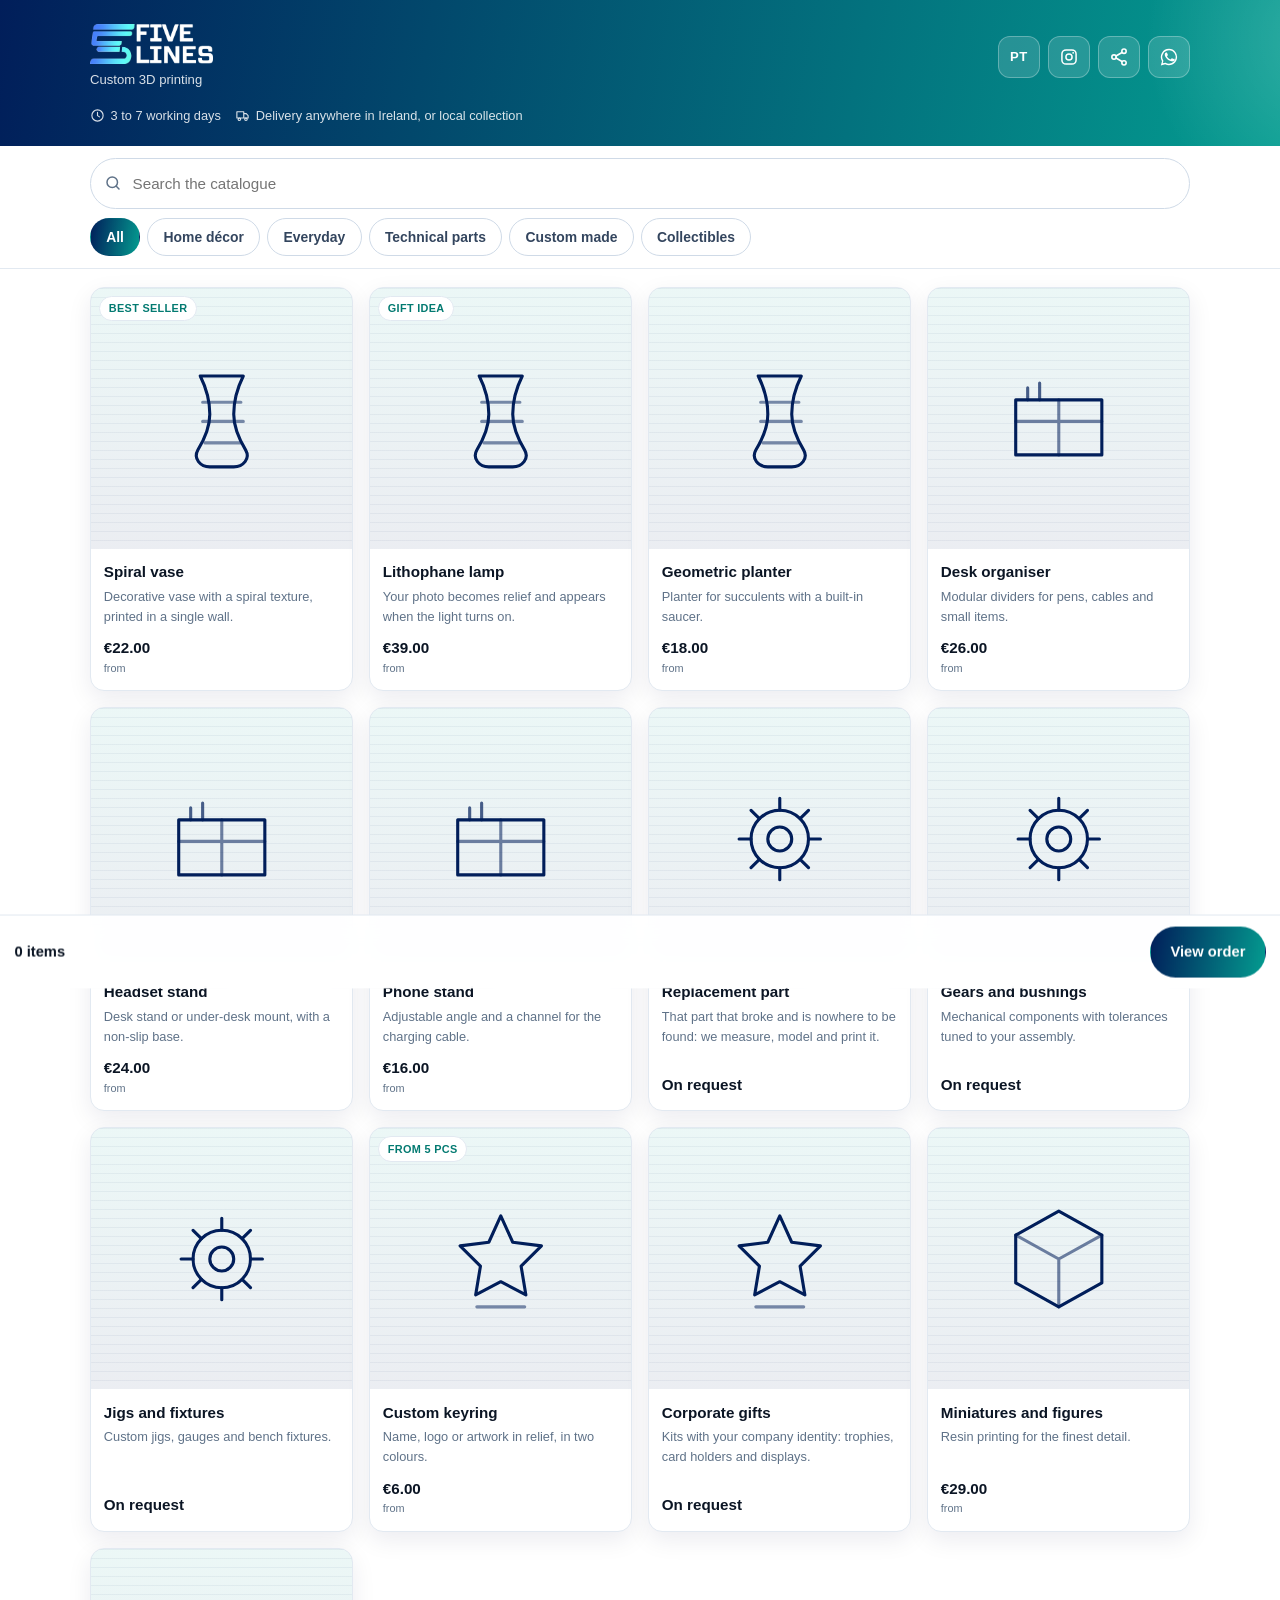
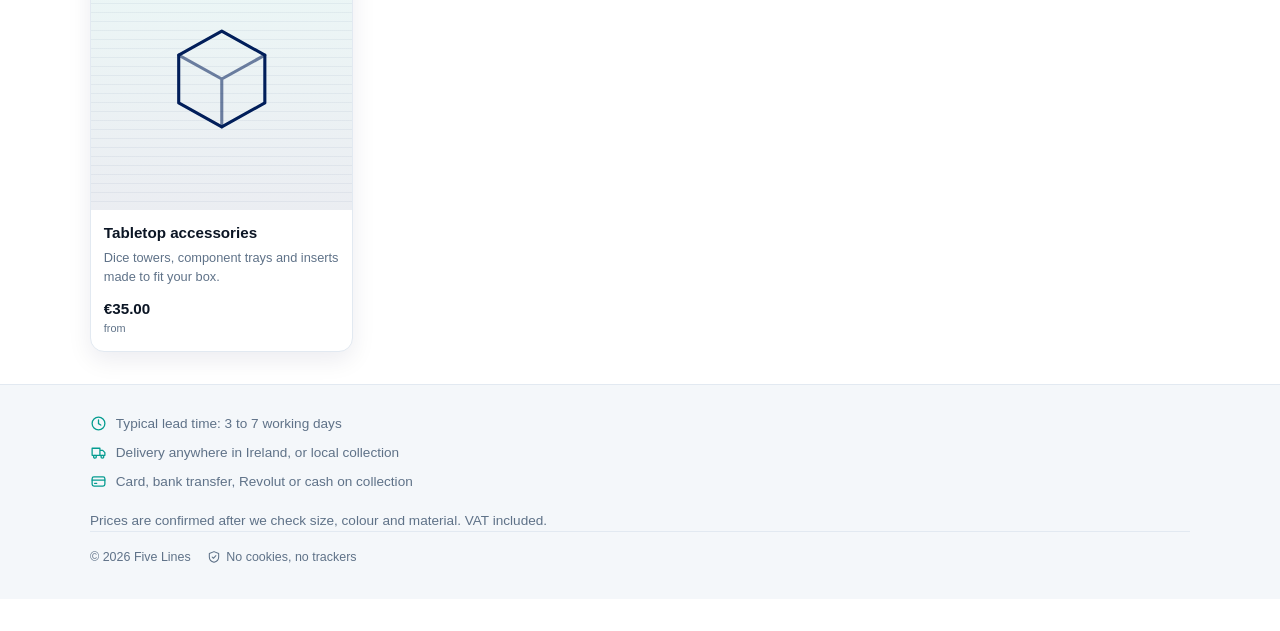
<file: site/catalog/index.html>
<!DOCTYPE html>
<html lang="en">
<head>
<meta charset="utf-8">
<meta name="viewport" content="width=device-width, initial-scale=1, viewport-fit=cover">
<title>Five Lines — catalogue</title>
<meta name="description" content="Catalogue of 3D printed products. Pick what you need, build your order and send it straight to WhatsApp.">
<meta name="theme-color" content="#011e5a">
<meta name="robots" content="index, follow">

<!-- Sharing on social networks and WhatsApp -->
<meta property="og:type" content="website">
<meta property="og:locale" content="en_US">
<meta property="og:title" content="Five Lines — catalogue">
<meta property="og:description" content="Pick the products, build your order and send it straight to WhatsApp.">
<meta property="og:image" content="../assets/img/logo.png">

<link rel="icon" href="../favicon.ico" sizes="any">
<link rel="apple-touch-icon" href="../assets/img/apple-touch-icon.png">
<link rel="stylesheet" href="../assets/catalogo/catalogo.css">
<!-- No third-party fonts, scripts, pixels or trackers. -->
<link rel="alternate" hreflang="en-IE" href="./">
<link rel="alternate" hreflang="pt-BR" href="../pt/catalogo/">
<link rel="alternate" hreflang="x-default" href="./">
</head>
<body class="sem-barra">

<!-- Icons and drawings used while a product has no photo -->
<svg width="0" height="0" style="position:absolute" aria-hidden="true" focusable="false">
  <symbol id="i-whats" viewBox="0 0 24 24" fill="currentColor">
    <path d="M17.5 14.4c-.3-.2-1.7-.8-1.9-.9-.3-.1-.5-.2-.6.2-.2.3-.7.9-.8 1-.2.2-.3.2-.6.1s-1.2-.5-2.3-1.4c-.9-.8-1.4-1.7-1.6-2s0-.5.1-.6l.5-.5c.1-.2.2-.3.3-.5s0-.4 0-.5-.6-1.5-.9-2.1c-.2-.5-.5-.4-.6-.5h-.5c-.2 0-.5.1-.7.3-.3.3-1 .9-1 2.3s1 2.7 1.2 2.9c.1.2 2 3.1 5 4.3.7.3 1.2.5 1.7.6.7.2 1.3.2 1.8.1.6-.1 1.7-.7 2-1.4.2-.7.2-1.2.2-1.4-.1-.1-.3-.2-.6-.3zM12 2.2A9.8 9.8 0 0 0 3.6 17l-1.4 5.1 5.2-1.4A9.8 9.8 0 1 0 12 2.2zm0 17.9c-1.5 0-2.9-.4-4.1-1.1l-.3-.2-3.1.8.8-3-.2-.3a8.1 8.1 0 1 1 6.9 3.8z"/>
  </symbol>
  <symbol id="i-compartilhar" viewBox="0 0 24 24" fill="none" stroke="currentColor" stroke-width="1.9" stroke-linecap="round" stroke-linejoin="round">
    <circle cx="18" cy="5" r="2.6"/><circle cx="6" cy="12" r="2.6"/><circle cx="18" cy="19" r="2.6"/>
    <path d="m8.4 10.8 7.2-4.2M8.4 13.2l7.2 4.2"/>
  </symbol>
  <symbol id="i-instagram" viewBox="0 0 24 24" fill="none" stroke="currentColor" stroke-width="1.8" stroke-linecap="round">
    <rect x="3.5" y="3.5" width="17" height="17" rx="5"/><circle cx="12" cy="12" r="3.7"/><circle cx="17" cy="7" r="1.1" fill="currentColor" stroke="none"/>
  </symbol>
  <symbol id="i-busca" viewBox="0 0 24 24" fill="none" stroke="currentColor" stroke-width="2" stroke-linecap="round">
    <circle cx="11" cy="11" r="7"/><path d="m20 20-3.6-3.6"/>
  </symbol>
  <symbol id="i-x" viewBox="0 0 24 24" fill="none" stroke="currentColor" stroke-width="2.2" stroke-linecap="round">
    <path d="M6 6l12 12M18 6 6 18"/>
  </symbol>
  <symbol id="i-relogio" viewBox="0 0 24 24" fill="none" stroke="currentColor" stroke-width="1.8" stroke-linecap="round" stroke-linejoin="round">
    <circle cx="12" cy="12" r="9"/><path d="M12 7v5.2l3.2 2"/>
  </symbol>
  <symbol id="i-caminhao" viewBox="0 0 24 24" fill="none" stroke="currentColor" stroke-width="1.8" stroke-linecap="round" stroke-linejoin="round">
    <path d="M3 6h11v10H3zM14 9h4l3 3.2V16h-7z"/><circle cx="7" cy="18" r="2"/><circle cx="17.5" cy="18" r="2"/>
  </symbol>
  <symbol id="i-cartao" viewBox="0 0 24 24" fill="none" stroke="currentColor" stroke-width="1.8" stroke-linecap="round" stroke-linejoin="round">
    <rect x="3" y="5.5" width="18" height="13" rx="2.5"/><path d="M3 10h18M6.5 14.5h3"/>
  </symbol>
  <symbol id="i-escudo" viewBox="0 0 24 24" fill="none" stroke="currentColor" stroke-width="1.8" stroke-linecap="round" stroke-linejoin="round">
    <path d="M12 2.8 20 6v6c0 4.6-3.3 7.9-8 9.2C7.3 19.9 4 16.6 4 12V6z"/><path d="m8.8 12 2.2 2.2 4.2-4.4"/>
  </symbol>

  <!-- generic drawings (used while a product has no photo) -->
  <symbol id="d-vaso" viewBox="0 0 120 120" fill="none" stroke="currentColor" stroke-width="2.6" stroke-linecap="round" stroke-linejoin="round">
    <path d="M42 24h36c-6 12-8 22-8 32s4 20 10 30c4 7-2 14-10 14H50c-8 0-14-7-10-14 6-10 10-20 10-30s-2-20-8-32z"/>
    <path d="M44 46h32M44 62h34M46 80h30" opacity=".5"/>
  </symbol>
  <symbol id="d-caixa" viewBox="0 0 120 120" fill="none" stroke="currentColor" stroke-width="2.6" stroke-linecap="round" stroke-linejoin="round">
    <path d="M24 44h72v46H24z"/><path d="M24 62h72M60 44v46" opacity=".55"/><path d="M34 34v10M44 30v14" opacity=".7"/>
  </symbol>
  <symbol id="d-peca" viewBox="0 0 120 120" fill="none" stroke="currentColor" stroke-width="2.6" stroke-linecap="round" stroke-linejoin="round">
    <path d="M60 26v10M60 84v10M94 60H84M36 60H26M84 36l-7 7M43 77l-7 7M84 84l-7-7M43 43l-7-7"/>
    <circle cx="60" cy="60" r="24"/><circle cx="60" cy="60" r="10"/>
  </symbol>
  <symbol id="d-estrela" viewBox="0 0 120 120" fill="none" stroke="currentColor" stroke-width="2.6" stroke-linecap="round" stroke-linejoin="round">
    <path d="m60 24 10 22 24 3-17 17 4 24-21-11-21 11 4-24-17-17 24-3z"/>
    <path d="M40 100h40" opacity=".5"/>
  </symbol>
  <symbol id="d-cubo" viewBox="0 0 120 120" fill="none" stroke="currentColor" stroke-width="2.6" stroke-linecap="round" stroke-linejoin="round">
    <path d="M60 20 96 40v40L60 100 24 80V40z"/><path d="m24 40 36 20 36-20M60 60v40" opacity=".55"/>
  </symbol>
</svg>

<!-- ============ HEADER ============ -->
<header class="topo">
  <div class="wrap topo__inner">
    <div class="topo__marca">
      <img class="topo__logo" src="../assets/img/logo-light.png" alt="Five Lines" width="720" height="235">
      <h1 class="sr-only" id="lojaNome">Five Lines</h1>
      <p id="lojaSlogan">Impressão 3D sob medida</p>
    </div>
    <div class="topo__acoes">
      <a class="icone-btn icone-btn--txt" href="../pt/catalogo/" hreflang="pt-BR" aria-label="Ver em português">PT</a>
      <a class="icone-btn" id="linkInsta" href="#" target="_blank" rel="noopener" aria-label="Instagram">
        <svg aria-hidden="true"><use href="#i-instagram"></use></svg>
      </a>
      <button class="icone-btn" id="compartilhar" type="button" aria-label="Share catalogue">
        <svg aria-hidden="true"><use href="#i-compartilhar"></use></svg>
      </button>
      <a class="icone-btn" data-whats href="#" target="_blank" rel="noopener" aria-label="Message us on WhatsApp">
        <svg aria-hidden="true"><use href="#i-whats"></use></svg>
      </a>
    </div>
  </div>

  <div class="wrap topo__info">
    <span><svg aria-hidden="true"><use href="#i-relogio"></use></svg> <span id="pePrazo"></span></span>
    <span><svg aria-hidden="true"><use href="#i-caminhao"></use></svg> <span id="peEntrega"></span></span>
  </div>
</header>

<!-- ============ SEARCH AND FILTERS ============ -->
<div class="barra-busca">
  <div class="wrap">
    <div class="busca">
      <svg aria-hidden="true"><use href="#i-busca"></use></svg>
      <label class="sr-only" for="campoBusca">Search products</label>
      <input type="search" id="campoBusca" placeholder="Search the catalogue" autocomplete="off">
      <button class="busca__limpar" id="limparBusca" type="button" aria-label="Clear search">
        <svg width="14" height="14" aria-hidden="true"><use href="#i-x"></use></svg>
      </button>
    </div>
    <div class="chips" id="chips" role="group" aria-label="Filter by category"></div>
  </div>
</div>

<!-- ============ PRODUCTS ============ -->
<main class="wrap">
  <h2 class="sr-only">Products</h2>
  <div class="grade" id="grade"></div>

  <noscript>
    <p class="vazio">
      The catalogue needs JavaScript enabled in your browser.<br>
      If you prefer, message us on WhatsApp and we will send photos and prices.
    </p>
  </noscript>
</main>

<!-- ============ FOOTER ============ -->
<footer class="rodape">
  <div class="wrap">
    <div class="rodape__linhas">
      <div><svg aria-hidden="true"><use href="#i-relogio"></use></svg> <span>Typical lead time: <span id="pePrazo2"></span></span></div>
      <div><svg aria-hidden="true"><use href="#i-caminhao"></use></svg> <span id="peEntrega2"></span></div>
      <div><svg aria-hidden="true"><use href="#i-cartao"></use></svg> <span id="pePagamento"></span></div>
    </div>

    <p id="peAviso"></p>

    <div class="rodape__fim">
      <span>&copy; <span id="peAno">2026</span> <span id="peNome">Five Lines</span></span>
      <span class="privacidade">
        <svg aria-hidden="true"><use href="#i-escudo"></use></svg>
        No cookies, no trackers
      </span>
    </div>
  </div>
</footer>

<!-- ============ ORDER BAR ============ -->
<div class="pedido-barra" id="pedidoBarra">
  <div class="pedido-barra__info">
    <strong id="barraQtd">0 items</strong>
    <span id="barraTotal"></span>
  </div>
  <button class="btn btn--marca" id="verPedido" type="button">View order</button>
</div>

<!-- ============ PANEL (product and order) ============ -->
<div class="painel" id="painel" role="dialog" aria-modal="true" aria-labelledby="painelTitulo">
  <div class="painel__fundo" id="painelFundo"></div>
  <div class="painel__caixa">
    <div class="painel__topo">
      <h2 id="painelTitulo"></h2>
      <p id="painelSub"></p>
      <button class="painel__fechar" id="painelFechar" type="button" aria-label="Close">
        <svg aria-hidden="true"><use href="#i-x"></use></svg>
      </button>
    </div>
    <div class="painel__conteudo" id="painelConteudo"></div>
    <div class="painel__pe" id="painelPe"></div>
  </div>
</div>

<div class="copiado" id="copiado" role="status" aria-live="polite"></div>

<script src="products.js"></script>
<script src="../assets/catalogo/catalogo.js"></script>
</body>
</html>
</file>
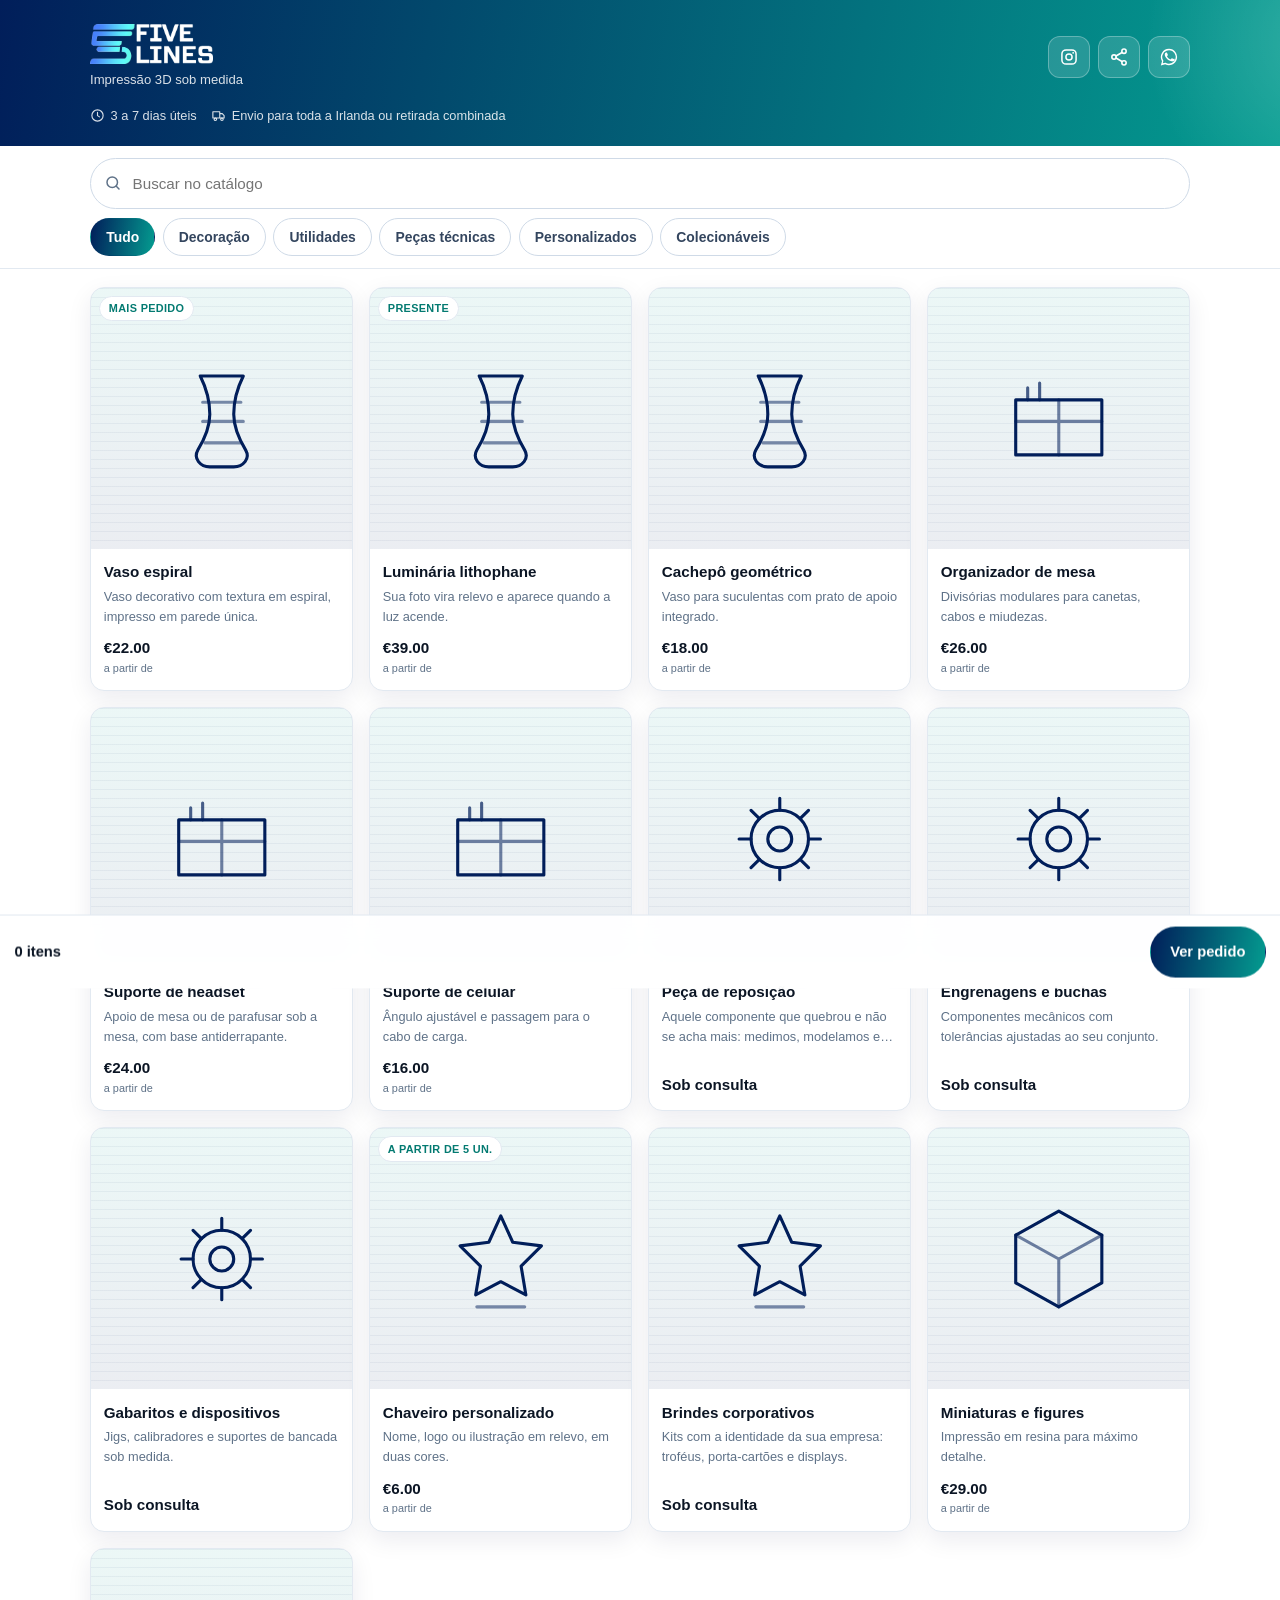
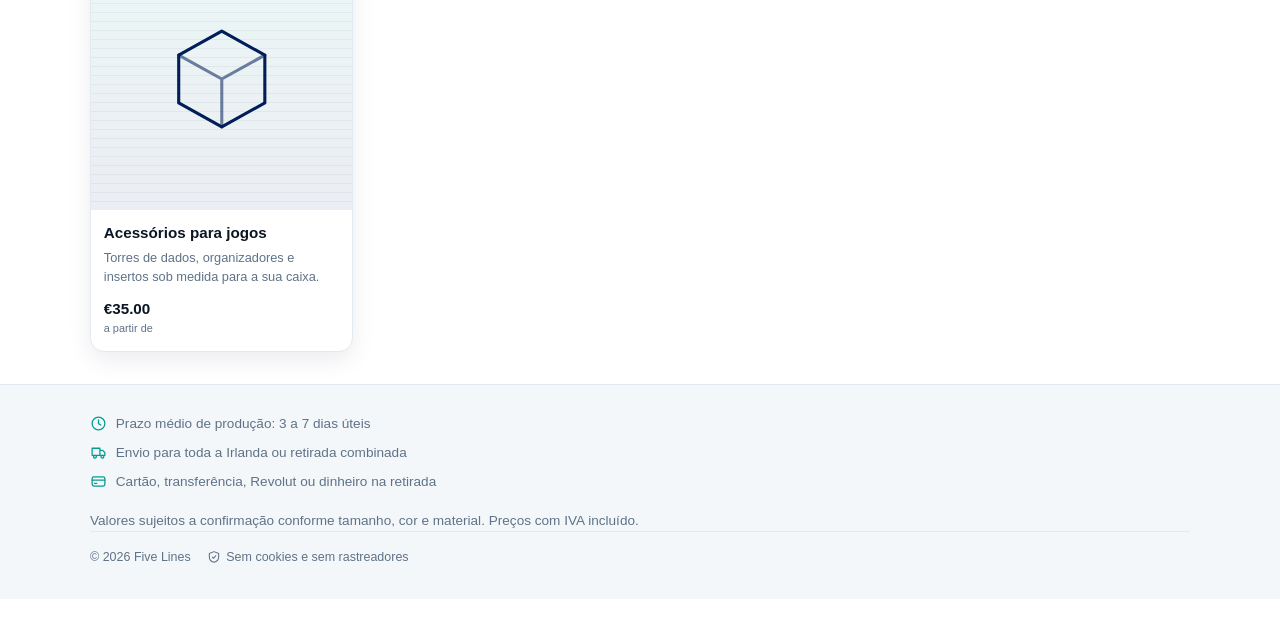
<file: site/catalogo/index.html>
<!DOCTYPE html>
<html lang="pt-BR">
<head>
<meta charset="utf-8">
<meta name="viewport" content="width=device-width, initial-scale=1, viewport-fit=cover">
<title>Five Lines — catálogo</title>
<meta name="description" content="Catálogo de produtos impressos em 3D. Escolha, monte seu pedido e envie direto no WhatsApp.">
<meta name="theme-color" content="#011e5a">
<meta name="robots" content="index, follow">

<!-- Compartilhamento em redes e WhatsApp -->
<meta property="og:type" content="website">
<meta property="og:locale" content="pt_BR">
<meta property="og:title" content="Five Lines — catálogo">
<meta property="og:description" content="Escolha os produtos, monte seu pedido e envie direto no WhatsApp.">
<meta property="og:image" content="../assets/img/logo.png">

<link rel="icon" href="../favicon.ico" sizes="any">
<link rel="apple-touch-icon" href="../assets/img/apple-touch-icon.png">
<link rel="stylesheet" href="catalogo.css">
<!-- Sem fontes, scripts, pixels ou rastreadores de terceiros. -->
</head>
<body class="sem-barra">

<!-- Ícones e desenhos usados quando o produto ainda não tem foto -->
<svg width="0" height="0" style="position:absolute" aria-hidden="true" focusable="false">
  <symbol id="i-whats" viewBox="0 0 24 24" fill="currentColor">
    <path d="M17.5 14.4c-.3-.2-1.7-.8-1.9-.9-.3-.1-.5-.2-.6.2-.2.3-.7.9-.8 1-.2.2-.3.2-.6.1s-1.2-.5-2.3-1.4c-.9-.8-1.4-1.7-1.6-2s0-.5.1-.6l.5-.5c.1-.2.2-.3.3-.5s0-.4 0-.5-.6-1.5-.9-2.1c-.2-.5-.5-.4-.6-.5h-.5c-.2 0-.5.1-.7.3-.3.3-1 .9-1 2.3s1 2.7 1.2 2.9c.1.2 2 3.1 5 4.3.7.3 1.2.5 1.7.6.7.2 1.3.2 1.8.1.6-.1 1.7-.7 2-1.4.2-.7.2-1.2.2-1.4-.1-.1-.3-.2-.6-.3zM12 2.2A9.8 9.8 0 0 0 3.6 17l-1.4 5.1 5.2-1.4A9.8 9.8 0 1 0 12 2.2zm0 17.9c-1.5 0-2.9-.4-4.1-1.1l-.3-.2-3.1.8.8-3-.2-.3a8.1 8.1 0 1 1 6.9 3.8z"/>
  </symbol>
  <symbol id="i-compartilhar" viewBox="0 0 24 24" fill="none" stroke="currentColor" stroke-width="1.9" stroke-linecap="round" stroke-linejoin="round">
    <circle cx="18" cy="5" r="2.6"/><circle cx="6" cy="12" r="2.6"/><circle cx="18" cy="19" r="2.6"/>
    <path d="m8.4 10.8 7.2-4.2M8.4 13.2l7.2 4.2"/>
  </symbol>
  <symbol id="i-instagram" viewBox="0 0 24 24" fill="none" stroke="currentColor" stroke-width="1.8" stroke-linecap="round">
    <rect x="3.5" y="3.5" width="17" height="17" rx="5"/><circle cx="12" cy="12" r="3.7"/><circle cx="17" cy="7" r="1.1" fill="currentColor" stroke="none"/>
  </symbol>
  <symbol id="i-busca" viewBox="0 0 24 24" fill="none" stroke="currentColor" stroke-width="2" stroke-linecap="round">
    <circle cx="11" cy="11" r="7"/><path d="m20 20-3.6-3.6"/>
  </symbol>
  <symbol id="i-x" viewBox="0 0 24 24" fill="none" stroke="currentColor" stroke-width="2.2" stroke-linecap="round">
    <path d="M6 6l12 12M18 6 6 18"/>
  </symbol>
  <symbol id="i-relogio" viewBox="0 0 24 24" fill="none" stroke="currentColor" stroke-width="1.8" stroke-linecap="round" stroke-linejoin="round">
    <circle cx="12" cy="12" r="9"/><path d="M12 7v5.2l3.2 2"/>
  </symbol>
  <symbol id="i-caminhao" viewBox="0 0 24 24" fill="none" stroke="currentColor" stroke-width="1.8" stroke-linecap="round" stroke-linejoin="round">
    <path d="M3 6h11v10H3zM14 9h4l3 3.2V16h-7z"/><circle cx="7" cy="18" r="2"/><circle cx="17.5" cy="18" r="2"/>
  </symbol>
  <symbol id="i-cartao" viewBox="0 0 24 24" fill="none" stroke="currentColor" stroke-width="1.8" stroke-linecap="round" stroke-linejoin="round">
    <rect x="3" y="5.5" width="18" height="13" rx="2.5"/><path d="M3 10h18M6.5 14.5h3"/>
  </symbol>
  <symbol id="i-escudo" viewBox="0 0 24 24" fill="none" stroke="currentColor" stroke-width="1.8" stroke-linecap="round" stroke-linejoin="round">
    <path d="M12 2.8 20 6v6c0 4.6-3.3 7.9-8 9.2C7.3 19.9 4 16.6 4 12V6z"/><path d="m8.8 12 2.2 2.2 4.2-4.4"/>
  </symbol>

  <!-- desenhos genéricos (usados enquanto não há foto do produto) -->
  <symbol id="d-vaso" viewBox="0 0 120 120" fill="none" stroke="currentColor" stroke-width="2.6" stroke-linecap="round" stroke-linejoin="round">
    <path d="M42 24h36c-6 12-8 22-8 32s4 20 10 30c4 7-2 14-10 14H50c-8 0-14-7-10-14 6-10 10-20 10-30s-2-20-8-32z"/>
    <path d="M44 46h32M44 62h34M46 80h30" opacity=".5"/>
  </symbol>
  <symbol id="d-caixa" viewBox="0 0 120 120" fill="none" stroke="currentColor" stroke-width="2.6" stroke-linecap="round" stroke-linejoin="round">
    <path d="M24 44h72v46H24z"/><path d="M24 62h72M60 44v46" opacity=".55"/><path d="M34 34v10M44 30v14" opacity=".7"/>
  </symbol>
  <symbol id="d-peca" viewBox="0 0 120 120" fill="none" stroke="currentColor" stroke-width="2.6" stroke-linecap="round" stroke-linejoin="round">
    <path d="M60 26v10M60 84v10M94 60H84M36 60H26M84 36l-7 7M43 77l-7 7M84 84l-7-7M43 43l-7-7"/>
    <circle cx="60" cy="60" r="24"/><circle cx="60" cy="60" r="10"/>
  </symbol>
  <symbol id="d-estrela" viewBox="0 0 120 120" fill="none" stroke="currentColor" stroke-width="2.6" stroke-linecap="round" stroke-linejoin="round">
    <path d="m60 24 10 22 24 3-17 17 4 24-21-11-21 11 4-24-17-17 24-3z"/>
    <path d="M40 100h40" opacity=".5"/>
  </symbol>
  <symbol id="d-cubo" viewBox="0 0 120 120" fill="none" stroke="currentColor" stroke-width="2.6" stroke-linecap="round" stroke-linejoin="round">
    <path d="M60 20 96 40v40L60 100 24 80V40z"/><path d="m24 40 36 20 36-20M60 60v40" opacity=".55"/>
  </symbol>
</svg>

<!-- ============ TOPO ============ -->
<header class="topo">
  <div class="wrap topo__inner">
    <div class="topo__marca">
      <img class="topo__logo" src="../assets/img/logo-light.png" alt="Five Lines" width="720" height="235">
      <h1 class="sr-only" id="lojaNome">Five Lines</h1>
      <p id="lojaSlogan">Impressão 3D sob medida</p>
    </div>
    <div class="topo__acoes">
      <a class="icone-btn" id="linkInsta" href="#" target="_blank" rel="noopener" aria-label="Instagram">
        <svg aria-hidden="true"><use href="#i-instagram"></use></svg>
      </a>
      <button class="icone-btn" id="compartilhar" type="button" aria-label="Compartilhar catálogo">
        <svg aria-hidden="true"><use href="#i-compartilhar"></use></svg>
      </button>
      <a class="icone-btn" data-whats href="#" target="_blank" rel="noopener" aria-label="Falar no WhatsApp">
        <svg aria-hidden="true"><use href="#i-whats"></use></svg>
      </a>
    </div>
  </div>

  <div class="wrap topo__info">
    <span><svg aria-hidden="true"><use href="#i-relogio"></use></svg> <span id="pePrazo"></span></span>
    <span><svg aria-hidden="true"><use href="#i-caminhao"></use></svg> <span id="peEntrega"></span></span>
  </div>
</header>

<!-- ============ BUSCA E FILTROS ============ -->
<div class="barra-busca">
  <div class="wrap">
    <div class="busca">
      <svg aria-hidden="true"><use href="#i-busca"></use></svg>
      <label class="sr-only" for="campoBusca">Buscar produto</label>
      <input type="search" id="campoBusca" placeholder="Buscar no catálogo" autocomplete="off">
      <button class="busca__limpar" id="limparBusca" type="button" aria-label="Limpar busca">
        <svg width="14" height="14" aria-hidden="true"><use href="#i-x"></use></svg>
      </button>
    </div>
    <div class="chips" id="chips" role="group" aria-label="Filtrar por categoria"></div>
  </div>
</div>

<!-- ============ PRODUTOS ============ -->
<main class="wrap">
  <h2 class="sr-only">Produtos</h2>
  <div class="grade" id="grade"></div>

  <noscript>
    <p class="vazio">
      Para ver o catálogo é preciso ativar o JavaScript no navegador.<br>
      Se preferir, chame a gente no WhatsApp que enviamos as fotos e os preços.
    </p>
  </noscript>
</main>

<!-- ============ RODAPÉ ============ -->
<footer class="rodape">
  <div class="wrap">
    <div class="rodape__linhas">
      <div><svg aria-hidden="true"><use href="#i-relogio"></use></svg> <span>Prazo médio de produção: <span id="pePrazo2"></span></span></div>
      <div><svg aria-hidden="true"><use href="#i-caminhao"></use></svg> <span id="peEntrega2"></span></div>
      <div><svg aria-hidden="true"><use href="#i-cartao"></use></svg> <span id="pePagamento"></span></div>
    </div>

    <p id="peAviso"></p>

    <div class="rodape__fim">
      <span>&copy; <span id="peAno">2026</span> <span id="peNome">Five Lines</span></span>
      <span class="privacidade">
        <svg aria-hidden="true"><use href="#i-escudo"></use></svg>
        Sem cookies e sem rastreadores
      </span>
    </div>
  </div>
</footer>

<!-- ============ BARRA DO PEDIDO ============ -->
<div class="pedido-barra" id="pedidoBarra">
  <div class="pedido-barra__info">
    <strong id="barraQtd">0 itens</strong>
    <span id="barraTotal"></span>
  </div>
  <button class="btn btn--marca" id="verPedido" type="button">Ver pedido</button>
</div>

<!-- ============ PAINEL (produto e pedido) ============ -->
<div class="painel" id="painel" role="dialog" aria-modal="true" aria-labelledby="painelTitulo">
  <div class="painel__fundo" id="painelFundo"></div>
  <div class="painel__caixa">
    <div class="painel__topo">
      <h2 id="painelTitulo"></h2>
      <p id="painelSub"></p>
      <button class="painel__fechar" id="painelFechar" type="button" aria-label="Fechar">
        <svg aria-hidden="true"><use href="#i-x"></use></svg>
      </button>
    </div>
    <div class="painel__conteudo" id="painelConteudo"></div>
    <div class="painel__pe" id="painelPe"></div>
  </div>
</div>

<div class="copiado" id="copiado" role="status" aria-live="polite"></div>

<script src="produtos.js"></script>
<script src="catalogo.js"></script>
</body>
</html>
</file>
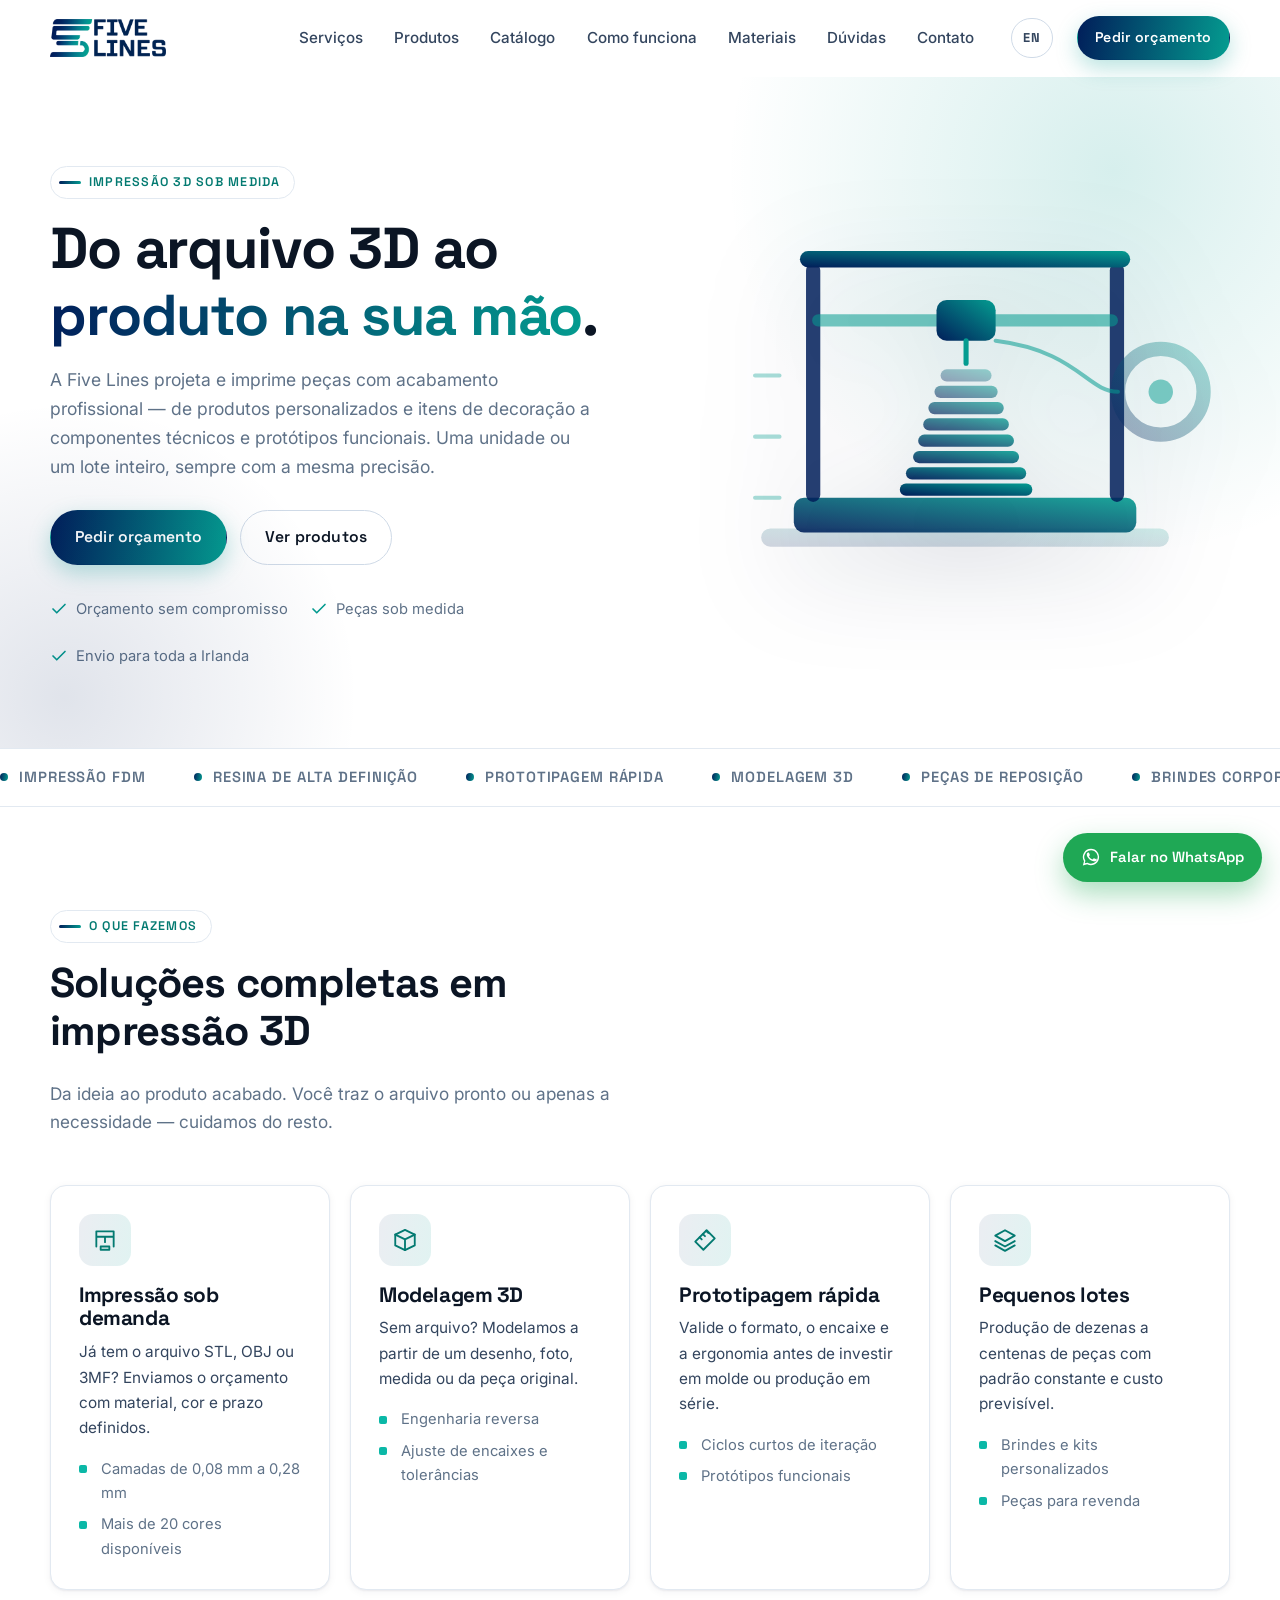
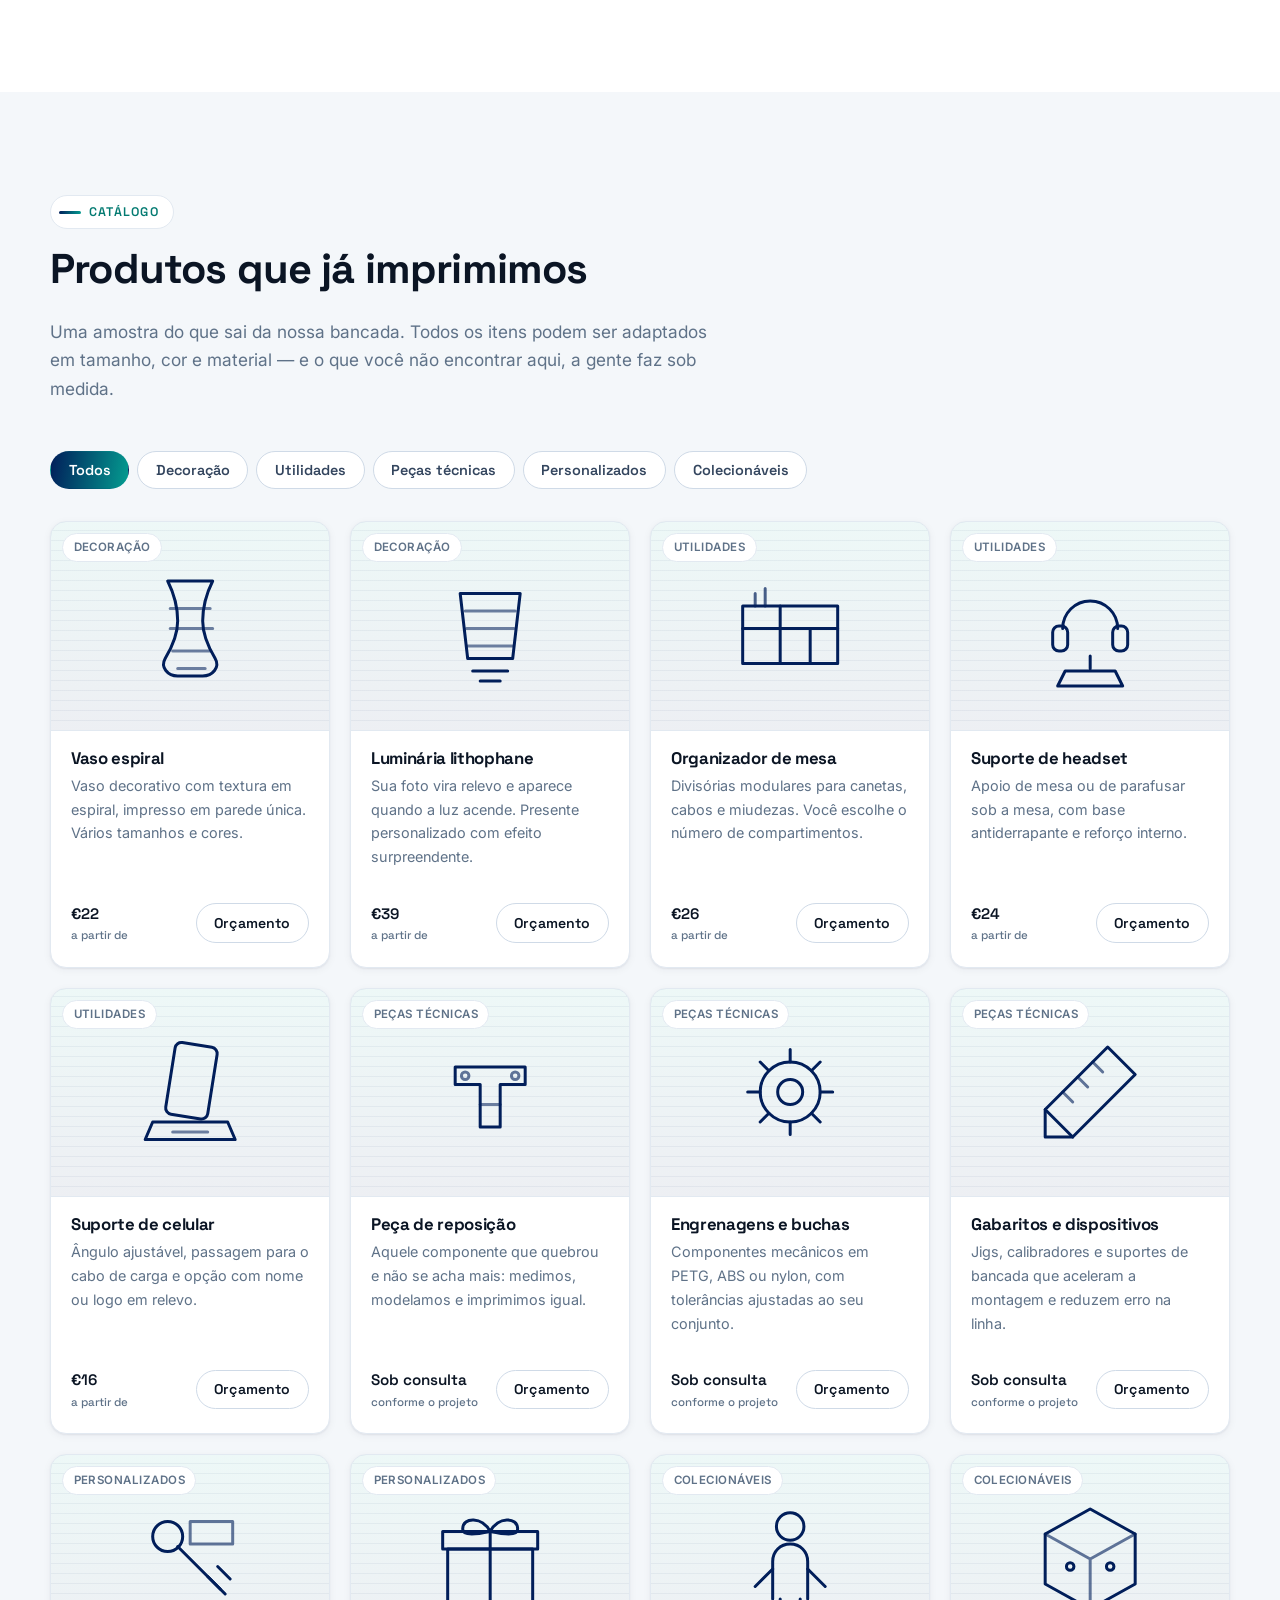
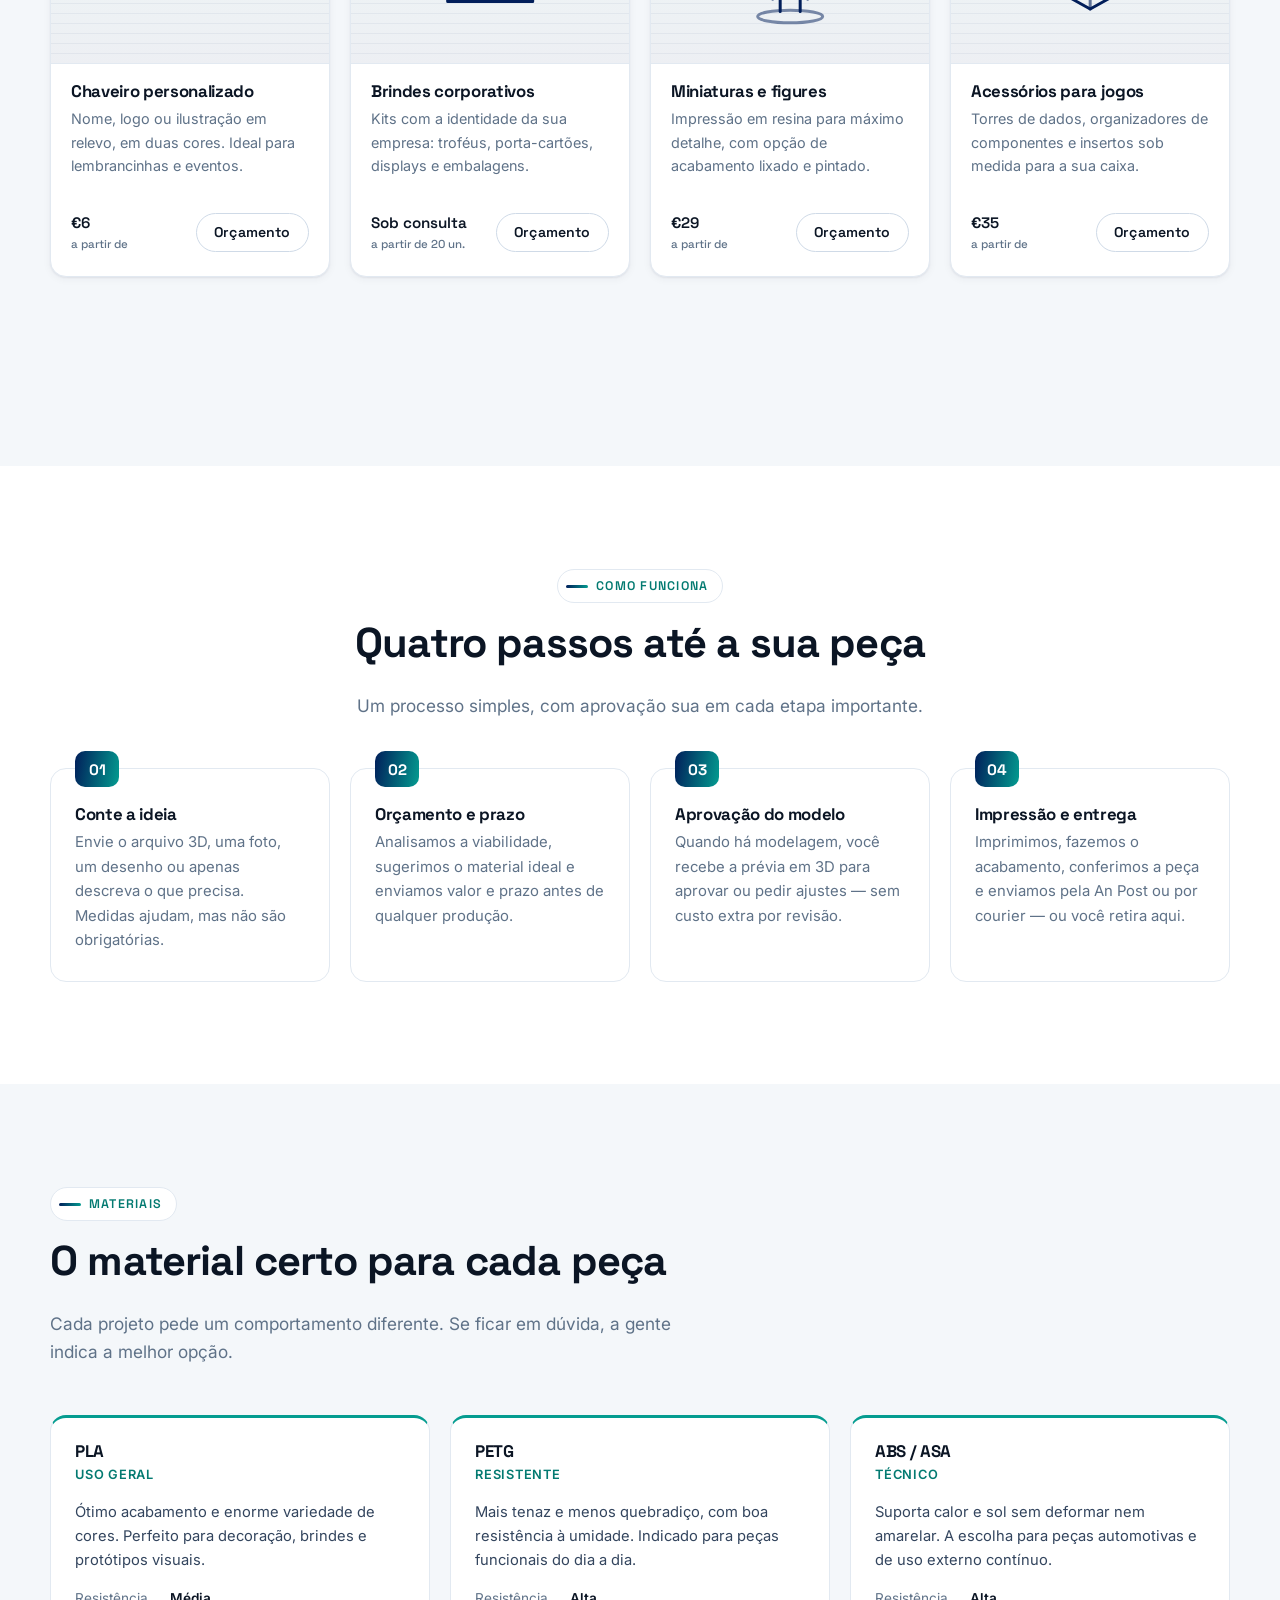
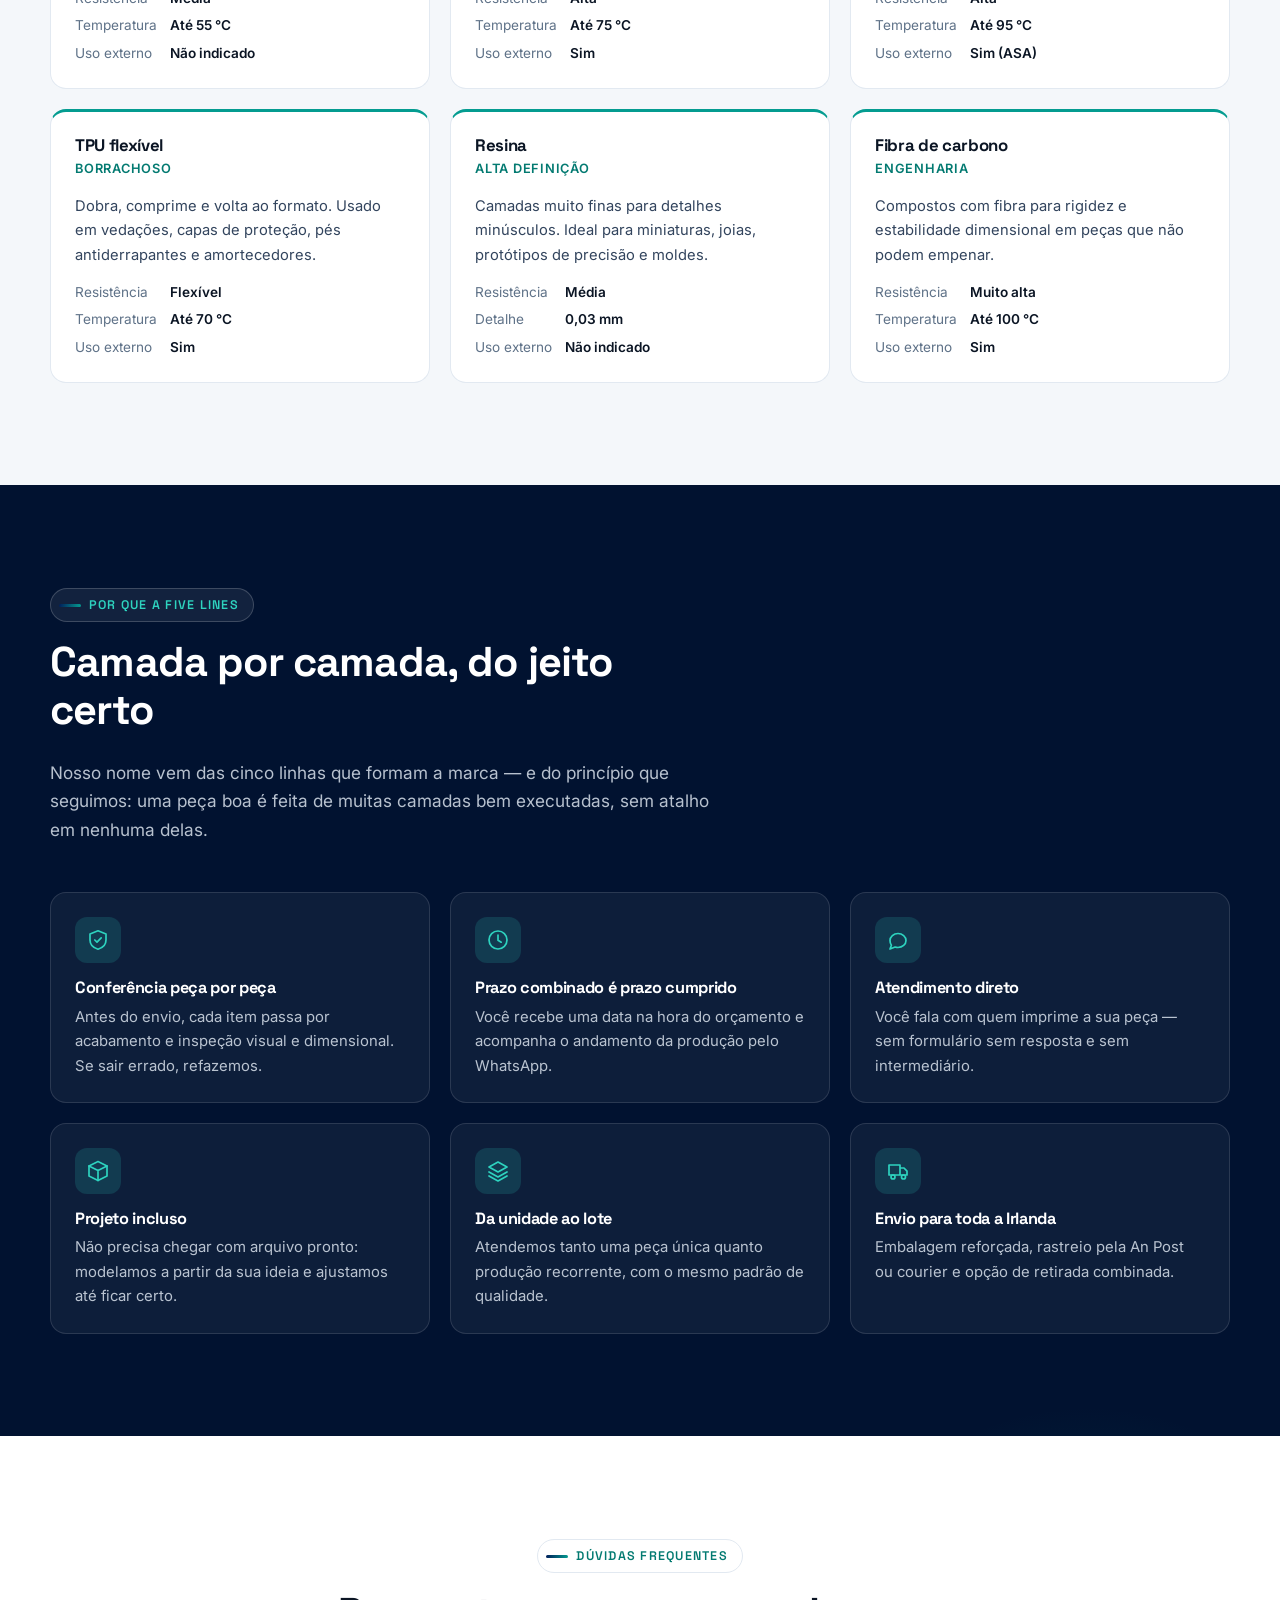
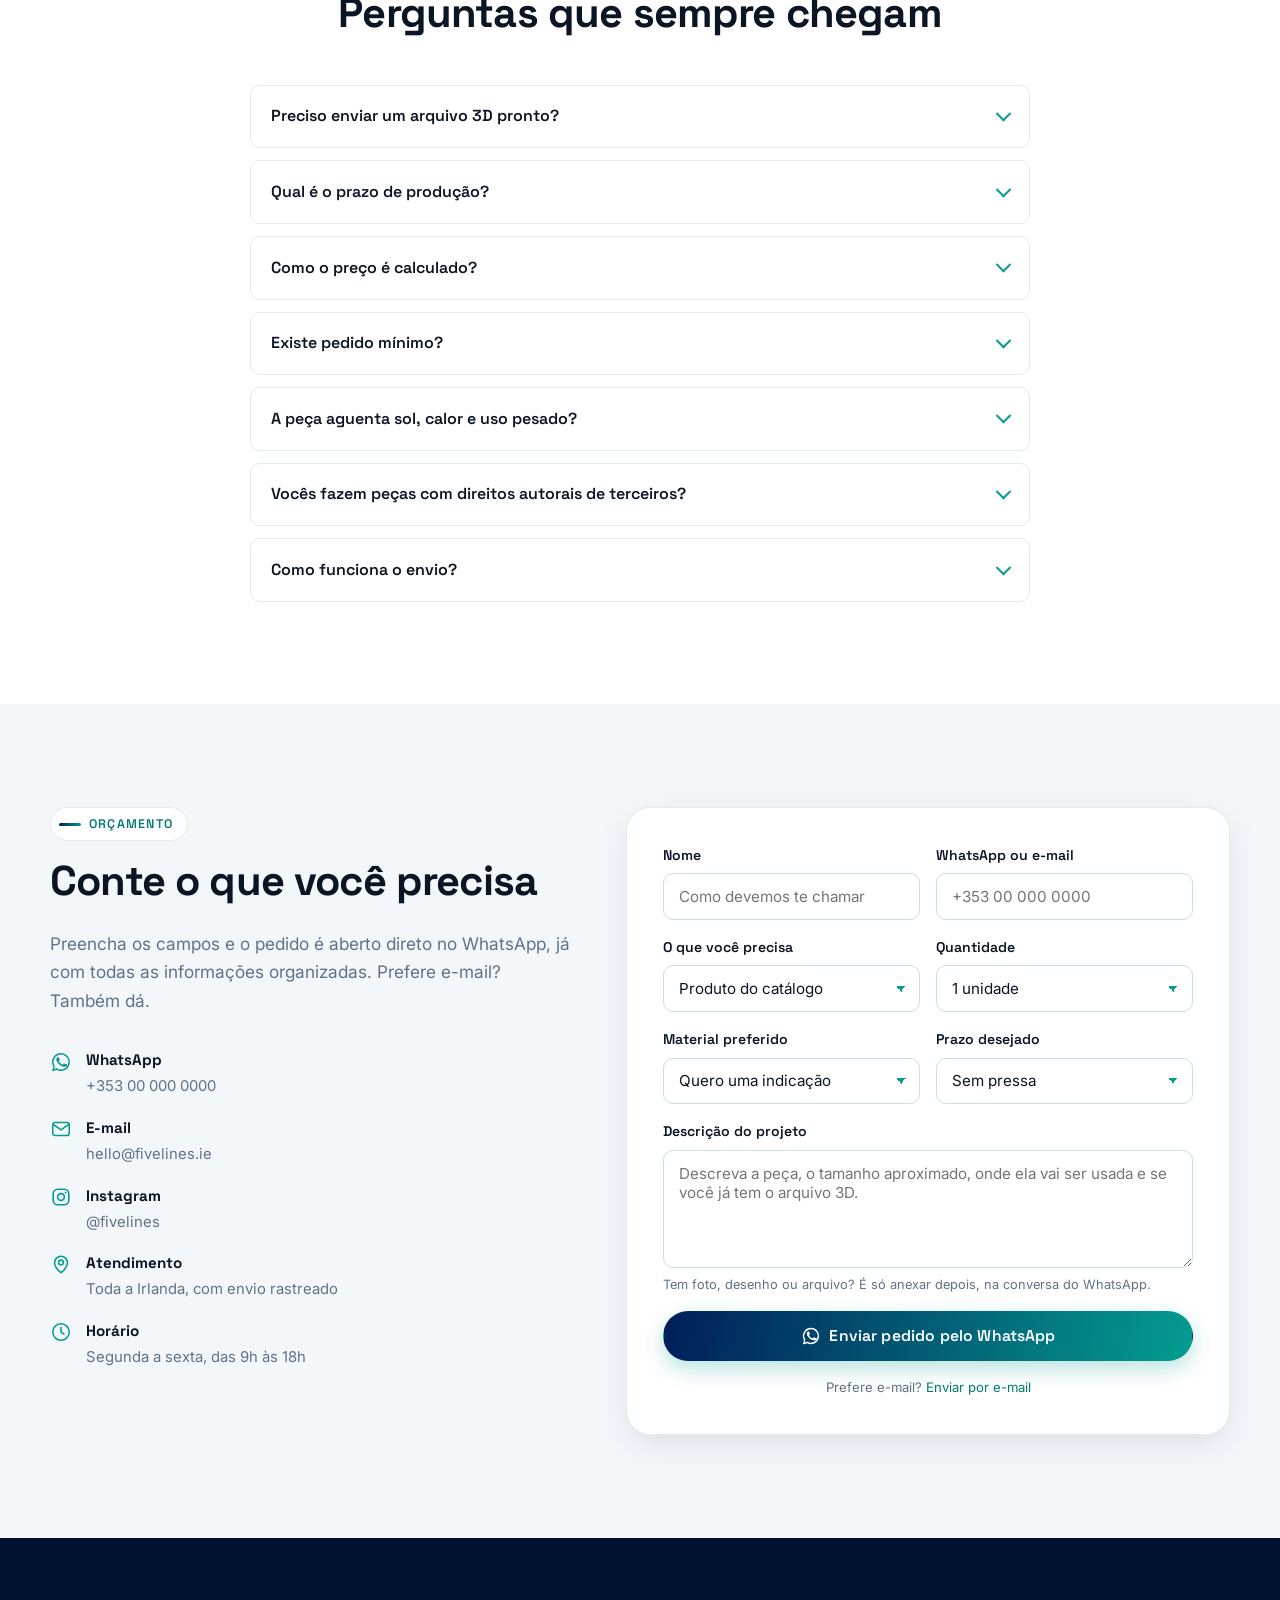
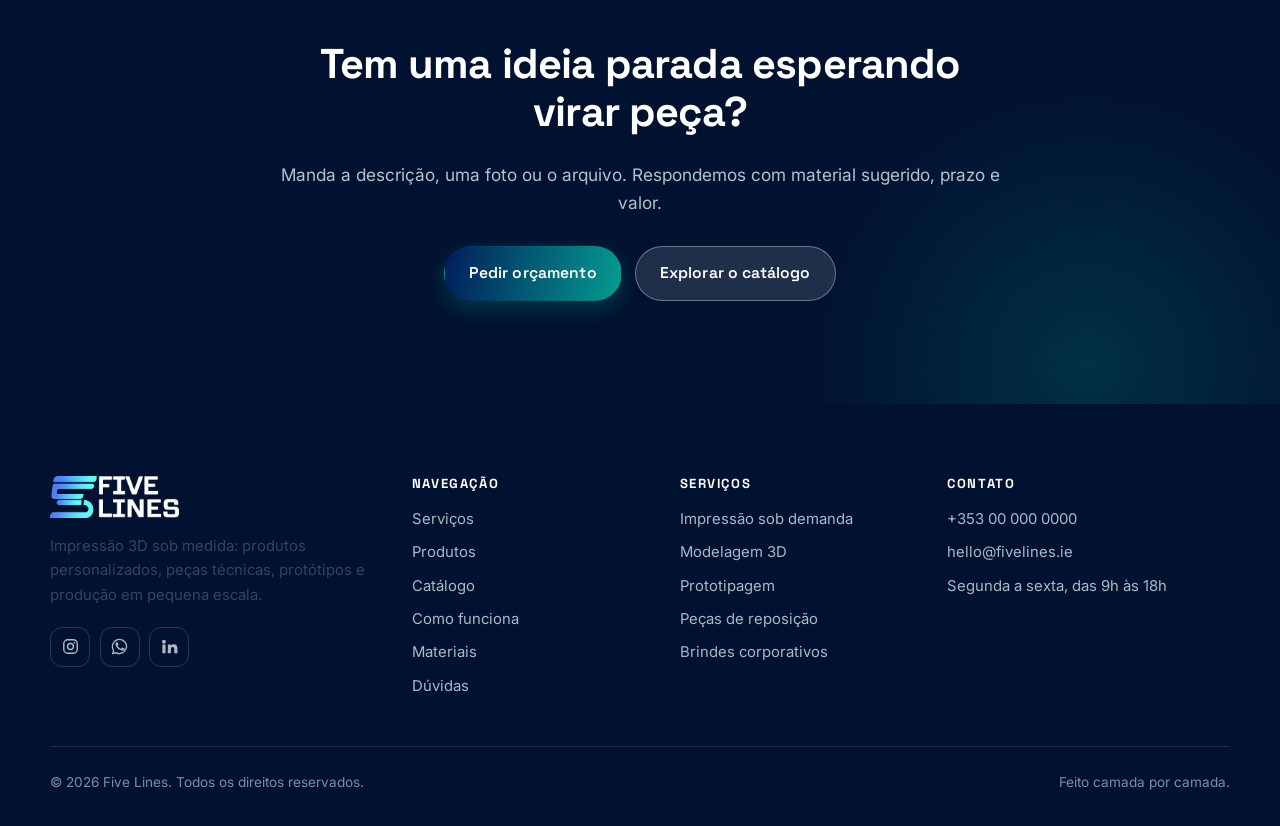
<file: site/pt/index.html>
<!DOCTYPE html>
<html lang="pt-BR">
<head>
<meta charset="utf-8">
<meta name="viewport" content="width=device-width, initial-scale=1">
<title>Five Lines | Impressão 3D sob medida — peças, protótipos e produtos personalizados</title>
<meta name="description" content="A Five Lines transforma ideias em peças reais com impressão 3D. Produtos prontos, peças sob medida, protótipos e brindes personalizados com acabamento profissional.">
<meta name="theme-color" content="#011e5a">
<link rel="canonical" href="https://fivelines.ie/pt/">

<!-- Open Graph / redes sociais -->
<meta property="og:type" content="website">
<meta property="og:locale" content="pt_BR">
<meta property="og:site_name" content="Five Lines">
<meta property="og:title" content="Five Lines | Impressão 3D sob medida">
<meta property="og:description" content="Do arquivo 3D ao produto na sua mão: peças sob medida, protótipos, produtos personalizados e produção em pequena escala.">
<meta property="og:image" content="../assets/img/logo.png">
<meta name="twitter:card" content="summary_large_image">

<link rel="icon" href="../favicon.ico" sizes="any">
<link rel="icon" href="../assets/img/favicon-32.png" type="image/png">
<link rel="apple-touch-icon" href="../assets/img/apple-touch-icon.png">
<link rel="manifest" href="../site.webmanifest">

<link rel="preconnect" href="https://fonts.googleapis.com">
<link rel="preconnect" href="https://fonts.gstatic.com" crossorigin>
<link href="https://fonts.googleapis.com/css2?family=Inter:wght@400;500;600&family=Space+Grotesk:wght@500;600;700&display=swap" rel="stylesheet">
<link rel="stylesheet" href="../assets/css/styles.css">
<link rel="alternate" hreflang="pt-BR" href="./">
<link rel="alternate" hreflang="en-IE" href="../">
<link rel="alternate" hreflang="x-default" href="../">

<script type="application/ld+json">
{
  "@context": "https://schema.org",
  "@type": "LocalBusiness",
  "name": "Five Lines",
  "description": "Impressão 3D sob medida: produtos personalizados, peças técnicas, protótipos e produção em pequena escala.",
  "image": "assets/img/logo.png",
  "url": "https://fivelines.ie/",
  "telephone": "+353 00 000 0000",
  "email": "hello@fivelines.ie",
  "priceRange": "€€",
  "address": {
    "@type": "PostalAddress",
    "addressLocality": "Dublin",
    "addressRegion": "Leinster",
    "addressCountry": "IE"
  },
  "areaServed": "IE",
  "currenciesAccepted": "EUR",
  "sameAs": ["https://instagram.com/fivelines"]
}
</script>
</head>
<body>
<a class="skip-link" href="#main">Ir para o conteúdo</a>

<!-- Sprite de ícones e ilustrações -->
<svg width="0" height="0" style="position:absolute" aria-hidden="true" focusable="false">
  <defs>
    <linearGradient id="fl-grad" x1="0" y1="1" x2="1" y2="0">
      <stop offset="0%" stop-color="#011e5a"/>
      <stop offset="100%" stop-color="#049c90"/>
    </linearGradient>
  </defs>

  <!-- ícones de interface -->
  <symbol id="i-check" viewBox="0 0 24 24" fill="none" stroke="currentColor" stroke-width="2.2" stroke-linecap="round" stroke-linejoin="round">
    <path d="M20 6 9 17l-5-5"/>
  </symbol>
  <symbol id="i-printer" viewBox="0 0 24 24" fill="none" stroke="currentColor" stroke-width="1.7" stroke-linecap="round" stroke-linejoin="round">
    <path d="M4 4h16v5H4zM4 9v9M20 9v9M8 18h8v3H8zM12 9v5"/>
  </symbol>
  <symbol id="i-cube" viewBox="0 0 24 24" fill="none" stroke="currentColor" stroke-width="1.7" stroke-linecap="round" stroke-linejoin="round">
    <path d="M12 2.6 21 7v10l-9 4.4L3 17V7z"/><path d="m3 7 9 4.4L21 7M12 11.4V21.4"/>
  </symbol>
  <symbol id="i-ruler" viewBox="0 0 24 24" fill="none" stroke="currentColor" stroke-width="1.7" stroke-linecap="round" stroke-linejoin="round">
    <path d="M3 13.5 13.5 3 21 10.5 10.5 21z"/><path d="M7 9.5 9 11.5M10 6.5 12 8.5M13 3.5 15 5.5"/>
  </symbol>
  <symbol id="i-layers" viewBox="0 0 24 24" fill="none" stroke="currentColor" stroke-width="1.7" stroke-linecap="round" stroke-linejoin="round">
    <path d="m12 3 9 5-9 5-9-5z"/><path d="m3 13 9 5 9-5M3 17l9 5 9-5"/>
  </symbol>
  <symbol id="i-clock" viewBox="0 0 24 24" fill="none" stroke="currentColor" stroke-width="1.7" stroke-linecap="round" stroke-linejoin="round">
    <circle cx="12" cy="12" r="9"/><path d="M12 7v5.2l3.2 2"/>
  </symbol>
  <symbol id="i-shield" viewBox="0 0 24 24" fill="none" stroke="currentColor" stroke-width="1.7" stroke-linecap="round" stroke-linejoin="round">
    <path d="M12 2.8 20 6v6c0 4.6-3.3 7.9-8 9.2C7.3 19.9 4 16.6 4 12V6z"/><path d="m8.8 12 2.2 2.2 4.2-4.4"/>
  </symbol>
  <symbol id="i-truck" viewBox="0 0 24 24" fill="none" stroke="currentColor" stroke-width="1.7" stroke-linecap="round" stroke-linejoin="round">
    <path d="M3 6h11v10H3zM14 9h4l3 3.2V16h-7z"/><circle cx="7" cy="18" r="2"/><circle cx="17.5" cy="18" r="2"/>
  </symbol>
  <symbol id="i-chat" viewBox="0 0 24 24" fill="none" stroke="currentColor" stroke-width="1.7" stroke-linecap="round" stroke-linejoin="round">
    <path d="M20 12.5c0 3.9-3.6 7-8 7-1 0-2-.2-2.9-.5L4 21l1.4-3.7C4.5 16 4 14.3 4 12.5c0-3.9 3.6-7 8-7s8 3.1 8 7z"/>
  </symbol>
  <symbol id="i-mail" viewBox="0 0 24 24" fill="none" stroke="currentColor" stroke-width="1.7" stroke-linecap="round" stroke-linejoin="round">
    <rect x="3" y="5" width="18" height="14" rx="2.5"/><path d="m3.5 7 8.5 6 8.5-6"/>
  </symbol>
  <symbol id="i-pin" viewBox="0 0 24 24" fill="none" stroke="currentColor" stroke-width="1.7" stroke-linecap="round" stroke-linejoin="round">
    <path d="M12 21.5s7-5.6 7-11a7 7 0 1 0-14 0c0 5.4 7 11 7 11z"/><circle cx="12" cy="10.3" r="2.6"/>
  </symbol>
  <symbol id="i-whats" viewBox="0 0 24 24" fill="currentColor">
    <path d="M17.5 14.4c-.3-.2-1.7-.8-1.9-.9-.3-.1-.5-.2-.6.2-.2.3-.7.9-.8 1-.2.2-.3.2-.6.1s-1.2-.5-2.3-1.4c-.9-.8-1.4-1.7-1.6-2s0-.5.1-.6l.5-.5c.1-.2.2-.3.3-.5s0-.4 0-.5-.6-1.5-.9-2.1c-.2-.5-.5-.4-.6-.5h-.5c-.2 0-.5.1-.7.3-.3.3-1 .9-1 2.3s1 2.7 1.2 2.9c.1.2 2 3.1 5 4.3.7.3 1.2.5 1.7.6.7.2 1.3.2 1.8.1.6-.1 1.7-.7 2-1.4.2-.7.2-1.2.2-1.4-.1-.1-.3-.2-.6-.3zM12 2.2A9.8 9.8 0 0 0 3.6 17l-1.4 5.1 5.2-1.4A9.8 9.8 0 1 0 12 2.2zm0 17.9c-1.5 0-2.9-.4-4.1-1.1l-.3-.2-3.1.8.8-3-.2-.3a8.1 8.1 0 1 1 6.9 3.8z"/>
  </symbol>
  <symbol id="i-instagram" viewBox="0 0 24 24" fill="none" stroke="currentColor" stroke-width="1.8" stroke-linecap="round">
    <rect x="3.5" y="3.5" width="17" height="17" rx="5"/><circle cx="12" cy="12" r="3.7"/><circle cx="17" cy="7" r="1.1" fill="currentColor" stroke="none"/>
  </symbol>
  <symbol id="i-linkedin" viewBox="0 0 24 24" fill="currentColor">
    <path d="M4.98 3.5a2.5 2.5 0 1 0 0 5 2.5 2.5 0 0 0 0-5zM3 9.5h4v11H3zM10 9.5h3.8v1.5a4.2 4.2 0 0 1 3.7-1.8c3 0 4.5 1.9 4.5 5.3v6h-4v-5.4c0-1.6-.6-2.5-1.9-2.5-1.1 0-1.9.7-2.2 1.7-.1.3-.1.7-.1 1.1v5.1h-4z"/>
  </symbol>

  <!-- ilustrações de produtos -->
  <symbol id="p-vaso" viewBox="0 0 120 120" fill="none" stroke="currentColor" stroke-width="2.4" stroke-linecap="round" stroke-linejoin="round">
    <path d="M42 24h36c-6 12-8 22-8 32s4 20 10 30c4 7-2 14-10 14H50c-8 0-14-7-10-14 6-10 10-20 10-30s-2-20-8-32z"/>
    <path d="M44 46h32M44 62h34M46 80h30M50 94h22" opacity=".55"/>
  </symbol>
  <symbol id="p-luminaria" viewBox="0 0 120 120" fill="none" stroke="currentColor" stroke-width="2.4" stroke-linecap="round" stroke-linejoin="round">
    <path d="M36 34h48l-6 52H42z"/><path d="M40 48h40M41 62h38M42 76h36" opacity=".55"/>
    <path d="M46 96h28M52 104h16"/>
  </symbol>
  <symbol id="p-organizador" viewBox="0 0 120 120" fill="none" stroke="currentColor" stroke-width="2.4" stroke-linecap="round" stroke-linejoin="round">
    <path d="M22 44h76v46H22z"/><path d="M22 62h76M52 44v46M76 62v28"/>
    <path d="M32 34v10M40 30v14" opacity=".7"/>
  </symbol>
  <symbol id="p-headset" viewBox="0 0 120 120" fill="none" stroke="currentColor" stroke-width="2.4" stroke-linecap="round" stroke-linejoin="round">
    <path d="M38 62a22 22 0 0 1 44 0"/><rect x="30" y="60" width="12" height="20" rx="5"/><rect x="78" y="60" width="12" height="20" rx="5"/>
    <path d="M60 84v10M40 96h40l6 12H34z"/>
  </symbol>
  <symbol id="p-suporte-cel" viewBox="0 0 120 120" fill="none" stroke="currentColor" stroke-width="2.4" stroke-linecap="round" stroke-linejoin="round">
    <rect x="44" y="22" width="34" height="58" rx="5" transform="rotate(9 61 51)"/>
    <path d="M30 84h60l6 14H24z"/><path d="M46 92h28" opacity=".55"/>
  </symbol>
  <symbol id="p-engrenagem" viewBox="0 0 120 120" fill="none" stroke="currentColor" stroke-width="2.4" stroke-linecap="round" stroke-linejoin="round">
    <path d="M60 26v10M60 84v10M94 60H84M36 60H26M84 36l-7 7M43 77l-7 7M84 84l-7-7M43 43l-7-7"/>
    <circle cx="60" cy="60" r="24"/><circle cx="60" cy="60" r="10"/>
  </symbol>
  <symbol id="p-peca" viewBox="0 0 120 120" fill="none" stroke="currentColor" stroke-width="2.4" stroke-linecap="round" stroke-linejoin="round">
    <path d="M32 40h56v14H68v34H52V54H32z"/><circle cx="40" cy="47" r="3" opacity=".6"/><circle cx="80" cy="47" r="3" opacity=".6"/>
    <path d="M52 70h16" opacity=".55"/>
  </symbol>
  <symbol id="p-gabarito" viewBox="0 0 120 120" fill="none" stroke="currentColor" stroke-width="2.4" stroke-linecap="round" stroke-linejoin="round">
    <path d="M24 74 74 24l22 22-50 50z"/><path d="m38 60 8 8M50 48l8 8M62 36l8 8" opacity=".6"/>
    <path d="M24 74v22h22"/>
  </symbol>
  <symbol id="p-chaveiro" viewBox="0 0 120 120" fill="none" stroke="currentColor" stroke-width="2.4" stroke-linecap="round" stroke-linejoin="round">
    <circle cx="42" cy="42" r="12"/><path d="M50 50 88 88"/><path d="m74 74 10 10M82 66l10 10"/>
    <path d="M60 30h34v18H60z" opacity=".6"/>
  </symbol>
  <symbol id="p-brinde" viewBox="0 0 120 120" fill="none" stroke="currentColor" stroke-width="2.4" stroke-linecap="round" stroke-linejoin="round">
    <path d="M26 52h68v42H26z"/><path d="M22 38h76v14H22zM60 38v56"/>
    <path d="M60 38c-6-12-22-12-22-2 0 6 12 4 22 2zM60 38c6-12 22-12 22-2 0 6-12 4-22 2z"/>
  </symbol>
  <symbol id="p-miniatura" viewBox="0 0 120 120" fill="none" stroke="currentColor" stroke-width="2.4" stroke-linecap="round" stroke-linejoin="round">
    <circle cx="60" cy="34" r="11"/><path d="M46 92V62c0-8 6-14 14-14s14 6 14 14v30"/>
    <path d="M46 68 32 82M74 68l14 14M52 92v10M68 92v10"/>
    <ellipse cx="60" cy="106" rx="26" ry="5" opacity=".5"/>
  </symbol>
  <symbol id="p-dado" viewBox="0 0 120 120" fill="none" stroke="currentColor" stroke-width="2.4" stroke-linecap="round" stroke-linejoin="round">
    <path d="M60 20 96 40v40L60 100 24 80V40z"/><path d="m24 40 36 20 36-20M60 60v40" opacity=".6"/>
    <circle cx="44" cy="66" r="3"/><circle cx="76" cy="66" r="3"/>
  </symbol>
</svg>

<!-- ============ CABEÇALHO ============ -->
<header class="header" id="header">
  <div class="container header__inner">
    <a class="brand" href="#top" aria-label="Five Lines — página inicial">
      <img class="brand__dark" src="../assets/img/logo.png" alt="Five Lines" width="720" height="235">
      <img class="brand__light" src="../assets/img/logo-light.png" alt="Five Lines" width="720" height="235">
    </a>

    <nav class="nav" id="nav" aria-label="Navegação principal">
      <a href="#servicos">Serviços</a>
      <a href="#produtos">Produtos</a>
      <a href="catalogo/">Catálogo</a>
      <a href="#processo">Como funciona</a>
      <a href="#materiais">Materiais</a>
      <a href="#faq">Dúvidas</a>
      <a href="#contato">Contato</a>
      <a class="btn btn--primary btn--sm" href="#contato">Pedir orçamento</a>
    </nav>

    <a class="nav__lang" href="../" hreflang="en-IE" aria-label="View in English">EN</a>
    <a class="btn btn--primary btn--sm header__cta" href="#contato">Pedir orçamento</a>

    <button class="nav-toggle" id="navToggle" type="button" aria-expanded="false" aria-controls="nav">
      <span></span>
      <span class="sr-only">Abrir menu</span>
    </button>
  </div>
</header>

<main id="main">
  <!-- ============ HERO ============ -->
  <section class="hero" id="top">
    <div class="container hero__inner">
      <div class="hero__text">
        <span class="eyebrow">Impressão 3D sob medida</span>
        <h1>Do arquivo 3D ao <span class="gradient-text">produto na sua mão</span>.</h1>
        <p class="lead">
          A Five Lines projeta e imprime peças com acabamento profissional — de produtos
          personalizados e itens de decoração a componentes técnicos e protótipos funcionais.
          Uma unidade ou um lote inteiro, sempre com a mesma precisão.
        </p>
        <div class="hero__actions">
          <a class="btn btn--primary" href="#contato">Pedir orçamento</a>
          <a class="btn btn--ghost" href="#produtos">Ver produtos</a>
        </div>
        <ul class="hero__points">
          <li><svg aria-hidden="true"><use href="#i-check"/></svg> Orçamento sem compromisso</li>
          <li><svg aria-hidden="true"><use href="#i-check"/></svg> Peças sob medida</li>
          <li><svg aria-hidden="true"><use href="#i-check"/></svg> Envio para toda a Irlanda</li>
        </ul>
      </div>

      <div class="hero__art" aria-hidden="true">
        <svg viewBox="0 0 520 440" role="img">
          <title>Ilustração de uma impressora 3D produzindo uma peça</title>
          <!-- base -->
          <rect x="60" y="330" width="400" height="18" rx="9" fill="url(#fl-grad)" opacity=".18"/>
          <rect x="92" y="300" width="336" height="34" rx="10" fill="url(#fl-grad)" opacity=".9"/>
          <!-- colunas -->
          <rect x="104" y="70" width="14" height="234" rx="7" fill="#011e5a" opacity=".85"/>
          <rect x="402" y="70" width="14" height="234" rx="7" fill="#011e5a" opacity=".85"/>
          <rect x="98" y="58" width="324" height="16" rx="8" fill="url(#fl-grad)"/>
          <!-- eixo / extrusora -->
          <rect x="110" y="120" width="300" height="12" rx="6" fill="#049c90" opacity=".55"/>
          <rect x="232" y="106" width="58" height="40" rx="10" fill="url(#fl-grad)"/>
          <path d="M261 146v22" stroke="#049c90" stroke-width="5" stroke-linecap="round"/>
          <!-- peça em construção: camadas -->
          <g fill="url(#fl-grad)">
            <rect x="196" y="286" width="130" height="12" rx="6"/>
            <rect x="202" y="270" width="118" height="12" rx="6" opacity=".94"/>
            <rect x="209" y="254" width="104" height="12" rx="6" opacity=".88"/>
            <rect x="214" y="238" width="94" height="12" rx="6" opacity=".82"/>
            <rect x="219" y="222" width="84" height="12" rx="6" opacity=".76"/>
            <rect x="224" y="206" width="74" height="12" rx="6" opacity=".68"/>
            <rect x="230" y="190" width="62" height="12" rx="6" opacity=".55"/>
            <rect x="236" y="174" width="50" height="12" rx="6" opacity=".38"/>
          </g>
          <!-- filamento -->
          <circle cx="452" cy="196" r="42" fill="none" stroke="url(#fl-grad)" stroke-width="14" opacity=".35"/>
          <circle cx="452" cy="196" r="12" fill="#049c90" opacity=".5"/>
          <path d="M410 196c-30 0-40 -40 -120 -50" fill="none" stroke="#049c90" stroke-width="4" stroke-linecap="round" opacity=".55"/>
          <!-- marcações -->
          <path d="M78 300h-24M78 240h-24M78 180h-24" stroke="#049c90" stroke-width="4" stroke-linecap="round" opacity=".35"/>
        </svg>
      </div>
    </div>
  </section>

  <!-- ============ FAIXA ============ -->
  <div class="marquee" aria-hidden="true">
    <div class="marquee__track">
      <span>Impressão FDM</span><span>Resina de alta definição</span><span>Prototipagem rápida</span>
      <span>Modelagem 3D</span><span>Peças de reposição</span><span>Brindes corporativos</span>
      <span>Produção em pequena escala</span>
      <span>Impressão FDM</span><span>Resina de alta definição</span><span>Prototipagem rápida</span>
      <span>Modelagem 3D</span><span>Peças de reposição</span><span>Brindes corporativos</span>
      <span>Produção em pequena escala</span>
    </div>
  </div>

  <!-- ============ SERVIÇOS ============ -->
  <section class="section" id="servicos">
    <div class="container">
      <div class="section__head reveal">
        <span class="eyebrow">O que fazemos</span>
        <h2>Soluções completas em impressão 3D</h2>
        <p class="lead">Da ideia ao produto acabado. Você traz o arquivo pronto ou apenas a necessidade — cuidamos do resto.</p>
      </div>

      <div class="grid grid--4">
        <article class="card reveal">
          <div class="card__icon"><svg aria-hidden="true"><use href="#i-printer"/></svg></div>
          <h3>Impressão sob demanda</h3>
          <p>Já tem o arquivo STL, OBJ ou 3MF? Enviamos o orçamento com material, cor e prazo definidos.</p>
          <ul class="card__list">
            <li>Camadas de 0,08 mm a 0,28 mm</li>
            <li>Mais de 20 cores disponíveis</li>
          </ul>
        </article>

        <article class="card reveal">
          <div class="card__icon"><svg aria-hidden="true"><use href="#i-cube"/></svg></div>
          <h3>Modelagem 3D</h3>
          <p>Sem arquivo? Modelamos a partir de um desenho, foto, medida ou da peça original.</p>
          <ul class="card__list">
            <li>Engenharia reversa</li>
            <li>Ajuste de encaixes e tolerâncias</li>
          </ul>
        </article>

        <article class="card reveal">
          <div class="card__icon"><svg aria-hidden="true"><use href="#i-ruler"/></svg></div>
          <h3>Prototipagem rápida</h3>
          <p>Valide o formato, o encaixe e a ergonomia antes de investir em molde ou produção em série.</p>
          <ul class="card__list">
            <li>Ciclos curtos de iteração</li>
            <li>Protótipos funcionais</li>
          </ul>
        </article>

        <article class="card reveal">
          <div class="card__icon"><svg aria-hidden="true"><use href="#i-layers"/></svg></div>
          <h3>Pequenos lotes</h3>
          <p>Produção de dezenas a centenas de peças com padrão constante e custo previsível.</p>
          <ul class="card__list">
            <li>Brindes e kits personalizados</li>
            <li>Peças para revenda</li>
          </ul>
        </article>
      </div>
    </div>
  </section>

  <!-- ============ PRODUTOS ============ -->
  <section class="section section--soft" id="produtos">
    <div class="container">
      <div class="section__head reveal">
        <span class="eyebrow">Catálogo</span>
        <h2>Produtos que já imprimimos</h2>
        <p class="lead">
          Uma amostra do que sai da nossa bancada. Todos os itens podem ser adaptados em
          tamanho, cor e material — e o que você não encontrar aqui, a gente faz sob medida.
        </p>
      </div>

      <!-- Filtros do catálogo -->
      <div class="filters reveal" role="group" aria-label="Filtrar produtos por categoria">
        <button class="filter" type="button" data-filter="todos" aria-pressed="true">Todos</button>
        <button class="filter" type="button" data-filter="decoracao" aria-pressed="false">Decoração</button>
        <button class="filter" type="button" data-filter="utilidades" aria-pressed="false">Utilidades</button>
        <button class="filter" type="button" data-filter="tecnicas" aria-pressed="false">Peças técnicas</button>
        <button class="filter" type="button" data-filter="personalizados" aria-pressed="false">Personalizados</button>
        <button class="filter" type="button" data-filter="colecionaveis" aria-pressed="false">Colecionáveis</button>
      </div>

      <!--
        PREÇOS DE EXEMPLO: os valores abaixo são apenas um ponto de partida.
        Ajuste-os (ou troque por "Sob consulta") antes de publicar o site.
      -->
      <div class="grid products" id="catalogo">
        <article class="product reveal" data-category="decoracao" data-name="Vaso espiral">
          <div class="product__art"><span class="product__tag">Decoração</span><svg aria-hidden="true"><use href="#p-vaso"/></svg></div>
          <div class="product__body">
            <h3>Vaso espiral</h3>
            <p>Vaso decorativo com textura em espiral, impresso em parede única. Vários tamanhos e cores.</p>
            <div class="product__foot">
              <span class="product__price">€22<small>a partir de</small></span>
              <button class="btn btn--ghost btn--sm" type="button" data-quote="Vaso espiral">Orçamento</button>
            </div>
          </div>
        </article>

        <article class="product reveal" data-category="decoracao" data-name="Luminária lithophane">
          <div class="product__art"><span class="product__tag">Decoração</span><svg aria-hidden="true"><use href="#p-luminaria"/></svg></div>
          <div class="product__body">
            <h3>Luminária lithophane</h3>
            <p>Sua foto vira relevo e aparece quando a luz acende. Presente personalizado com efeito surpreendente.</p>
            <div class="product__foot">
              <span class="product__price">€39<small>a partir de</small></span>
              <button class="btn btn--ghost btn--sm" type="button" data-quote="Luminária lithophane">Orçamento</button>
            </div>
          </div>
        </article>

        <article class="product reveal" data-category="utilidades" data-name="Organizador de mesa">
          <div class="product__art"><span class="product__tag">Utilidades</span><svg aria-hidden="true"><use href="#p-organizador"/></svg></div>
          <div class="product__body">
            <h3>Organizador de mesa</h3>
            <p>Divisórias modulares para canetas, cabos e miudezas. Você escolhe o número de compartimentos.</p>
            <div class="product__foot">
              <span class="product__price">€26<small>a partir de</small></span>
              <button class="btn btn--ghost btn--sm" type="button" data-quote="Organizador de mesa">Orçamento</button>
            </div>
          </div>
        </article>

        <article class="product reveal" data-category="utilidades" data-name="Suporte de headset">
          <div class="product__art"><span class="product__tag">Utilidades</span><svg aria-hidden="true"><use href="#p-headset"/></svg></div>
          <div class="product__body">
            <h3>Suporte de headset</h3>
            <p>Apoio de mesa ou de parafusar sob a mesa, com base antiderrapante e reforço interno.</p>
            <div class="product__foot">
              <span class="product__price">€24<small>a partir de</small></span>
              <button class="btn btn--ghost btn--sm" type="button" data-quote="Suporte de headset">Orçamento</button>
            </div>
          </div>
        </article>

        <article class="product reveal" data-category="utilidades" data-name="Suporte de celular">
          <div class="product__art"><span class="product__tag">Utilidades</span><svg aria-hidden="true"><use href="#p-suporte-cel"/></svg></div>
          <div class="product__body">
            <h3>Suporte de celular</h3>
            <p>Ângulo ajustável, passagem para o cabo de carga e opção com nome ou logo em relevo.</p>
            <div class="product__foot">
              <span class="product__price">€16<small>a partir de</small></span>
              <button class="btn btn--ghost btn--sm" type="button" data-quote="Suporte de celular">Orçamento</button>
            </div>
          </div>
        </article>

        <article class="product reveal" data-category="tecnicas" data-name="Peça de reposição">
          <div class="product__art"><span class="product__tag">Peças técnicas</span><svg aria-hidden="true"><use href="#p-peca"/></svg></div>
          <div class="product__body">
            <h3>Peça de reposição</h3>
            <p>Aquele componente que quebrou e não se acha mais: medimos, modelamos e imprimimos igual.</p>
            <div class="product__foot">
              <span class="product__price">Sob consulta<small>conforme o projeto</small></span>
              <button class="btn btn--ghost btn--sm" type="button" data-quote="Peça de reposição">Orçamento</button>
            </div>
          </div>
        </article>

        <article class="product reveal" data-category="tecnicas" data-name="Engrenagens e buchas">
          <div class="product__art"><span class="product__tag">Peças técnicas</span><svg aria-hidden="true"><use href="#p-engrenagem"/></svg></div>
          <div class="product__body">
            <h3>Engrenagens e buchas</h3>
            <p>Componentes mecânicos em PETG, ABS ou nylon, com tolerâncias ajustadas ao seu conjunto.</p>
            <div class="product__foot">
              <span class="product__price">Sob consulta<small>conforme o projeto</small></span>
              <button class="btn btn--ghost btn--sm" type="button" data-quote="Engrenagens e buchas">Orçamento</button>
            </div>
          </div>
        </article>

        <article class="product reveal" data-category="tecnicas" data-name="Gabaritos e dispositivos">
          <div class="product__art"><span class="product__tag">Peças técnicas</span><svg aria-hidden="true"><use href="#p-gabarito"/></svg></div>
          <div class="product__body">
            <h3>Gabaritos e dispositivos</h3>
            <p>Jigs, calibradores e suportes de bancada que aceleram a montagem e reduzem erro na linha.</p>
            <div class="product__foot">
              <span class="product__price">Sob consulta<small>conforme o projeto</small></span>
              <button class="btn btn--ghost btn--sm" type="button" data-quote="Gabaritos e dispositivos">Orçamento</button>
            </div>
          </div>
        </article>

        <article class="product reveal" data-category="personalizados" data-name="Chaveiro personalizado">
          <div class="product__art"><span class="product__tag">Personalizados</span><svg aria-hidden="true"><use href="#p-chaveiro"/></svg></div>
          <div class="product__body">
            <h3>Chaveiro personalizado</h3>
            <p>Nome, logo ou ilustração em relevo, em duas cores. Ideal para lembrancinhas e eventos.</p>
            <div class="product__foot">
              <span class="product__price">€6<small>a partir de</small></span>
              <button class="btn btn--ghost btn--sm" type="button" data-quote="Chaveiro personalizado">Orçamento</button>
            </div>
          </div>
        </article>

        <article class="product reveal" data-category="personalizados" data-name="Brindes corporativos">
          <div class="product__art"><span class="product__tag">Personalizados</span><svg aria-hidden="true"><use href="#p-brinde"/></svg></div>
          <div class="product__body">
            <h3>Brindes corporativos</h3>
            <p>Kits com a identidade da sua empresa: troféus, porta-cartões, displays e embalagens.</p>
            <div class="product__foot">
              <span class="product__price">Sob consulta<small>a partir de 20 un.</small></span>
              <button class="btn btn--ghost btn--sm" type="button" data-quote="Brindes corporativos">Orçamento</button>
            </div>
          </div>
        </article>

        <article class="product reveal" data-category="colecionaveis" data-name="Miniaturas e action figures">
          <div class="product__art"><span class="product__tag">Colecionáveis</span><svg aria-hidden="true"><use href="#p-miniatura"/></svg></div>
          <div class="product__body">
            <h3>Miniaturas e figures</h3>
            <p>Impressão em resina para máximo detalhe, com opção de acabamento lixado e pintado.</p>
            <div class="product__foot">
              <span class="product__price">€29<small>a partir de</small></span>
              <button class="btn btn--ghost btn--sm" type="button" data-quote="Miniaturas e figures">Orçamento</button>
            </div>
          </div>
        </article>

        <article class="product reveal" data-category="colecionaveis" data-name="Acessórios de RPG e board games">
          <div class="product__art"><span class="product__tag">Colecionáveis</span><svg aria-hidden="true"><use href="#p-dado"/></svg></div>
          <div class="product__body">
            <h3>Acessórios para jogos</h3>
            <p>Torres de dados, organizadores de componentes e insertos sob medida para a sua caixa.</p>
            <div class="product__foot">
              <span class="product__price">€35<small>a partir de</small></span>
              <button class="btn btn--ghost btn--sm" type="button" data-quote="Acessórios para jogos">Orçamento</button>
            </div>
          </div>
        </article>
      </div>

      <p class="catalog__cta reveal">
        <a class="btn btn--primary" href="catalogo/">Abrir catálogo e montar pedido</a>
        <span>Escolha cor, tamanho e quantidade — o pedido chega pronto no nosso WhatsApp.</span>
      </p>

      <p class="catalog__empty" id="catalogoVazio" hidden>Nenhum produto nesta categoria por enquanto. Fale com a gente — provavelmente conseguimos fazer.</p>
    </div>
  </section>

  <!-- ============ PROCESSO ============ -->
  <section class="section" id="processo">
    <div class="container">
      <div class="section__head section__head--center reveal">
        <span class="eyebrow">Como funciona</span>
        <h2>Quatro passos até a sua peça</h2>
        <p class="lead">Um processo simples, com aprovação sua em cada etapa importante.</p>
      </div>

      <div class="grid steps">
        <article class="step reveal">
          <h3>Conte a ideia</h3>
          <p>Envie o arquivo 3D, uma foto, um desenho ou apenas descreva o que precisa. Medidas ajudam, mas não são obrigatórias.</p>
        </article>
        <article class="step reveal">
          <h3>Orçamento e prazo</h3>
          <p>Analisamos a viabilidade, sugerimos o material ideal e enviamos valor e prazo antes de qualquer produção.</p>
        </article>
        <article class="step reveal">
          <h3>Aprovação do modelo</h3>
          <p>Quando há modelagem, você recebe a prévia em 3D para aprovar ou pedir ajustes — sem custo extra por revisão.</p>
        </article>
        <article class="step reveal">
          <h3>Impressão e entrega</h3>
          <p>Imprimimos, fazemos o acabamento, conferimos a peça e enviamos pela An Post ou por courier — ou você retira aqui.</p>
        </article>
      </div>
    </div>
  </section>

  <!-- ============ MATERIAIS ============ -->
  <section class="section section--soft" id="materiais">
    <div class="container">
      <div class="section__head reveal">
        <span class="eyebrow">Materiais</span>
        <h2>O material certo para cada peça</h2>
        <p class="lead">Cada projeto pede um comportamento diferente. Se ficar em dúvida, a gente indica a melhor opção.</p>
      </div>

      <div class="grid materials">
        <article class="material reveal">
          <h3>PLA</h3>
          <span class="material__sub">Uso geral</span>
          <p>Ótimo acabamento e enorme variedade de cores. Perfeito para decoração, brindes e protótipos visuais.</p>
          <dl>
            <dt>Resistência</dt><dd>Média</dd>
            <dt>Temperatura</dt><dd>Até 55 °C</dd>
            <dt>Uso externo</dt><dd>Não indicado</dd>
          </dl>
        </article>

        <article class="material reveal">
          <h3>PETG</h3>
          <span class="material__sub">Resistente</span>
          <p>Mais tenaz e menos quebradiço, com boa resistência à umidade. Indicado para peças funcionais do dia a dia.</p>
          <dl>
            <dt>Resistência</dt><dd>Alta</dd>
            <dt>Temperatura</dt><dd>Até 75 °C</dd>
            <dt>Uso externo</dt><dd>Sim</dd>
          </dl>
        </article>

        <article class="material reveal">
          <h3>ABS / ASA</h3>
          <span class="material__sub">Técnico</span>
          <p>Suporta calor e sol sem deformar nem amarelar. A escolha para peças automotivas e de uso externo contínuo.</p>
          <dl>
            <dt>Resistência</dt><dd>Alta</dd>
            <dt>Temperatura</dt><dd>Até 95 °C</dd>
            <dt>Uso externo</dt><dd>Sim (ASA)</dd>
          </dl>
        </article>

        <article class="material reveal">
          <h3>TPU flexível</h3>
          <span class="material__sub">Borrachoso</span>
          <p>Dobra, comprime e volta ao formato. Usado em vedações, capas de proteção, pés antiderrapantes e amortecedores.</p>
          <dl>
            <dt>Resistência</dt><dd>Flexível</dd>
            <dt>Temperatura</dt><dd>Até 70 °C</dd>
            <dt>Uso externo</dt><dd>Sim</dd>
          </dl>
        </article>

        <article class="material reveal">
          <h3>Resina</h3>
          <span class="material__sub">Alta definição</span>
          <p>Camadas muito finas para detalhes minúsculos. Ideal para miniaturas, joias, protótipos de precisão e moldes.</p>
          <dl>
            <dt>Resistência</dt><dd>Média</dd>
            <dt>Detalhe</dt><dd>0,03 mm</dd>
            <dt>Uso externo</dt><dd>Não indicado</dd>
          </dl>
        </article>

        <article class="material reveal">
          <h3>Fibra de carbono</h3>
          <span class="material__sub">Engenharia</span>
          <p>Compostos com fibra para rigidez e estabilidade dimensional em peças que não podem empenar.</p>
          <dl>
            <dt>Resistência</dt><dd>Muito alta</dd>
            <dt>Temperatura</dt><dd>Até 100 °C</dd>
            <dt>Uso externo</dt><dd>Sim</dd>
          </dl>
        </article>
      </div>
    </div>
  </section>

  <!-- ============ DIFERENCIAIS ============ -->
  <section class="section dark-band" id="sobre">
    <div class="container">
      <div class="section__head reveal">
        <span class="eyebrow">Por que a Five Lines</span>
        <h2>Camada por camada, do jeito certo</h2>
        <p class="lead">
          Nosso nome vem das cinco linhas que formam a marca — e do princípio que seguimos:
          uma peça boa é feita de muitas camadas bem executadas, sem atalho em nenhuma delas.
        </p>
      </div>

      <div class="grid grid--3">
        <article class="feature reveal">
          <div class="feature__icon"><svg aria-hidden="true"><use href="#i-shield"/></svg></div>
          <h3>Conferência peça por peça</h3>
          <p>Antes do envio, cada item passa por acabamento e inspeção visual e dimensional. Se sair errado, refazemos.</p>
        </article>
        <article class="feature reveal">
          <div class="feature__icon"><svg aria-hidden="true"><use href="#i-clock"/></svg></div>
          <h3>Prazo combinado é prazo cumprido</h3>
          <p>Você recebe uma data na hora do orçamento e acompanha o andamento da produção pelo WhatsApp.</p>
        </article>
        <article class="feature reveal">
          <div class="feature__icon"><svg aria-hidden="true"><use href="#i-chat"/></svg></div>
          <h3>Atendimento direto</h3>
          <p>Você fala com quem imprime a sua peça — sem formulário sem resposta e sem intermediário.</p>
        </article>
        <article class="feature reveal">
          <div class="feature__icon"><svg aria-hidden="true"><use href="#i-cube"/></svg></div>
          <h3>Projeto incluso</h3>
          <p>Não precisa chegar com arquivo pronto: modelamos a partir da sua ideia e ajustamos até ficar certo.</p>
        </article>
        <article class="feature reveal">
          <div class="feature__icon"><svg aria-hidden="true"><use href="#i-layers"/></svg></div>
          <h3>Da unidade ao lote</h3>
          <p>Atendemos tanto uma peça única quanto produção recorrente, com o mesmo padrão de qualidade.</p>
        </article>
        <article class="feature reveal">
          <div class="feature__icon"><svg aria-hidden="true"><use href="#i-truck"/></svg></div>
          <h3>Envio para toda a Irlanda</h3>
          <p>Embalagem reforçada, rastreio pela An Post ou courier e opção de retirada combinada.</p>
        </article>
      </div>
    </div>
  </section>

  <!-- ============ FAQ ============ -->
  <section class="section" id="faq">
    <div class="container">
      <div class="section__head section__head--center reveal">
        <span class="eyebrow">Dúvidas frequentes</span>
        <h2>Perguntas que sempre chegam</h2>
      </div>

      <div class="faq reveal">
        <details>
          <summary>Preciso enviar um arquivo 3D pronto?</summary>
          <p>Não. Se você tiver o arquivo (STL, OBJ, 3MF ou STEP), o processo fica mais rápido. Se não tiver, modelamos a peça a partir de fotos, desenhos, medidas ou da peça original.</p>
        </details>
        <details>
          <summary>Qual é o prazo de produção?</summary>
          <p>Depende do tamanho, da quantidade e do material. Peças pequenas costumam ficar prontas em poucos dias; lotes maiores e projetos com modelagem levam mais tempo. O prazo exato vai junto com o orçamento, antes de qualquer produção.</p>
        </details>
        <details>
          <summary>Como o preço é calculado?</summary>
          <p>Consideramos o volume de material, o tempo de impressão, o acabamento necessário e, quando houver, as horas de modelagem. Quantidades maiores reduzem o valor unitário.</p>
        </details>
        <details>
          <summary>Existe pedido mínimo?</summary>
          <p>Não para produtos do catálogo — imprimimos a partir de uma unidade. Para brindes corporativos personalizados, trabalhamos com lotes a partir de 20 peças para que o custo do projeto valha a pena.</p>
        </details>
        <details>
          <summary>A peça aguenta sol, calor e uso pesado?</summary>
          <p>Sim, desde que o material seja o certo. PLA não é indicado para o interior de um carro ou uso externo, mas PETG, ASA e compostos com fibra suportam bem essas condições. Conte onde a peça vai trabalhar e indicamos a melhor opção.</p>
        </details>
        <details>
          <summary>Vocês fazem peças com direitos autorais de terceiros?</summary>
          <p>Só reproduzimos modelos com licença para uso ou autorização do autor. Para personagens e marcas registradas, criamos alternativas originais ou trabalhamos com arquivos de uso comercial liberado.</p>
        </details>
        <details>
          <summary>Como funciona o envio?</summary>
          <p>Enviamos para toda a Irlanda pela An Post ou por courier, com código de rastreio. Em Dublin também dá para combinar retirada ou entrega local.</p>
        </details>
      </div>
    </div>
  </section>

  <!-- ============ CONTATO ============ -->
  <section class="section section--soft" id="contato">
    <div class="container contact">
      <div class="reveal">
        <span class="eyebrow">Orçamento</span>
        <h2>Conte o que você precisa</h2>
        <p class="lead">
          Preencha os campos e o pedido é aberto direto no WhatsApp, já com todas as informações
          organizadas. Prefere e-mail? Também dá.
        </p>

        <ul class="contact__list">
          <li class="contact__item">
            <svg aria-hidden="true"><use href="#i-whats"/></svg>
            <div>
              <strong>WhatsApp</strong>
              <a href="#" data-contact="whatsapp">Carregando…</a>
            </div>
          </li>
          <li class="contact__item">
            <svg aria-hidden="true"><use href="#i-mail"/></svg>
            <div>
              <strong>E-mail</strong>
              <a href="#" data-contact="email">Carregando…</a>
            </div>
          </li>
          <li class="contact__item">
            <svg aria-hidden="true"><use href="#i-instagram"/></svg>
            <div>
              <strong>Instagram</strong>
              <a href="#" data-contact="instagram" target="_blank" rel="noopener">Carregando…</a>
            </div>
          </li>
          <li class="contact__item">
            <svg aria-hidden="true"><use href="#i-pin"/></svg>
            <div>
              <strong>Atendimento</strong>
              <span data-contact="local">Toda a Irlanda, com envio rastreado</span>
            </div>
          </li>
          <li class="contact__item">
            <svg aria-hidden="true"><use href="#i-clock"/></svg>
            <div>
              <strong>Horário</strong>
              <span data-contact="horario">Segunda a sexta, das 9h às 18h</span>
            </div>
          </li>
        </ul>
      </div>

      <form class="form reveal" id="formOrcamento" novalidate>
        <div class="form__row">
          <div class="field">
            <label for="nome">Nome</label>
            <input type="text" id="nome" name="nome" autocomplete="name" placeholder="Como devemos te chamar" required>
          </div>
          <div class="field">
            <label for="contatoCampo">WhatsApp ou e-mail</label>
            <input type="text" id="contatoCampo" name="contato" autocomplete="tel" placeholder="+353 00 000 0000" required>
          </div>
        </div>

        <div class="form__row">
          <div class="field">
            <label for="servico">O que você precisa</label>
            <select id="servico" name="servico">
              <option>Produto do catálogo</option>
              <option>Peça sob medida</option>
              <option>Peça de reposição</option>
              <option>Protótipo</option>
              <option>Brindes personalizados</option>
              <option>Modelagem 3D</option>
              <option>Ainda não sei</option>
            </select>
          </div>
          <div class="field">
            <label for="quantidade">Quantidade</label>
            <select id="quantidade" name="quantidade">
              <option>1 unidade</option>
              <option>2 a 10 unidades</option>
              <option>11 a 50 unidades</option>
              <option>Mais de 50 unidades</option>
            </select>
          </div>
        </div>

        <div class="form__row">
          <div class="field">
            <label for="material">Material preferido</label>
            <select id="material" name="material">
              <option>Quero uma indicação</option>
              <option>PLA</option>
              <option>PETG</option>
              <option>ABS / ASA</option>
              <option>TPU flexível</option>
              <option>Resina</option>
              <option>Fibra de carbono</option>
            </select>
          </div>
          <div class="field">
            <label for="prazo">Prazo desejado</label>
            <select id="prazo" name="prazo">
              <option>Sem pressa</option>
              <option>Até 7 dias</option>
              <option>Até 15 dias</option>
              <option>É urgente</option>
            </select>
          </div>
        </div>

        <div class="field">
          <label for="descricao">Descrição do projeto</label>
          <textarea id="descricao" name="descricao" placeholder="Descreva a peça, o tamanho aproximado, onde ela vai ser usada e se você já tem o arquivo 3D." required></textarea>
          <span class="field__hint">Tem foto, desenho ou arquivo? É só anexar depois, na conversa do WhatsApp.</span>
        </div>

        <button class="btn btn--primary btn--block" type="submit">
          <svg width="20" height="20" aria-hidden="true"><use href="#i-whats"/></svg>
          Enviar pedido pelo WhatsApp
        </button>
        <p class="form__note">Prefere e-mail? <a href="#" id="linkEmail">Enviar por e-mail</a></p>
        <p class="form__feedback" id="formFeedback" hidden role="status"></p>
      </form>
    </div>
  </section>

  <!-- ============ CTA FINAL ============ -->
  <section class="section dark-band cta-band">
    <div class="container reveal">
      <h2>Tem uma ideia parada esperando virar peça?</h2>
      <p class="lead">Manda a descrição, uma foto ou o arquivo. Respondemos com material sugerido, prazo e valor.</p>
      <div class="btn-row">
        <a class="btn btn--primary" href="#contato">Pedir orçamento</a>
        <a class="btn btn--light" href="#produtos">Explorar o catálogo</a>
      </div>
    </div>
  </section>
</main>

<!-- ============ RODAPÉ ============ -->
<footer class="footer">
  <div class="container">
    <div class="footer__grid">
      <div>
        <img class="footer__logo" src="../assets/img/logo-light.png" alt="Five Lines" width="720" height="235">
        <p>Impressão 3D sob medida: produtos personalizados, peças técnicas, protótipos e produção em pequena escala.</p>
        <div class="footer__social">
          <a href="#" data-contact="instagram" target="_blank" rel="noopener" aria-label="Instagram da Five Lines"><svg aria-hidden="true"><use href="#i-instagram"/></svg></a>
          <a href="#" data-contact="whatsapp" aria-label="WhatsApp da Five Lines"><svg aria-hidden="true"><use href="#i-whats"/></svg></a>
          <a href="#" data-contact="linkedin" target="_blank" rel="noopener" aria-label="LinkedIn da Five Lines"><svg aria-hidden="true"><use href="#i-linkedin"/></svg></a>
        </div>
      </div>

      <div>
        <h4>Navegação</h4>
        <ul>
          <li><a href="#servicos">Serviços</a></li>
          <li><a href="#produtos">Produtos</a></li>
          <li><a href="catalogo/">Catálogo</a></li>
          <li><a href="#processo">Como funciona</a></li>
          <li><a href="#materiais">Materiais</a></li>
          <li><a href="#faq">Dúvidas</a></li>
        </ul>
      </div>

      <div>
        <h4>Serviços</h4>
        <ul>
          <li><a href="#servicos">Impressão sob demanda</a></li>
          <li><a href="#servicos">Modelagem 3D</a></li>
          <li><a href="#servicos">Prototipagem</a></li>
          <li><a href="#produtos">Peças de reposição</a></li>
          <li><a href="#produtos">Brindes corporativos</a></li>
        </ul>
      </div>

      <div>
        <h4>Contato</h4>
        <ul>
          <li><a href="#" data-contact="whatsapp">Carregando…</a></li>
          <li><a href="#" data-contact="email">Carregando…</a></li>
          <li><span data-contact="horario">Segunda a sexta, das 9h às 18h</span></li>
        </ul>
      </div>
    </div>

    <div class="footer__bottom">
      <span>&copy; <span id="ano">2026</span> Five Lines. Todos os direitos reservados.</span>
      <span>Feito camada por camada.</span>
    </div>
  </div>
</footer>

<a class="whats-float" href="#" data-contact="whatsapp" aria-label="Falar no WhatsApp">
  <svg aria-hidden="true"><use href="#i-whats"/></svg>
  <span>Falar no WhatsApp</span>
</a>

<script src="../assets/js/main.js" defer></script>
</body>
</html>
</file>
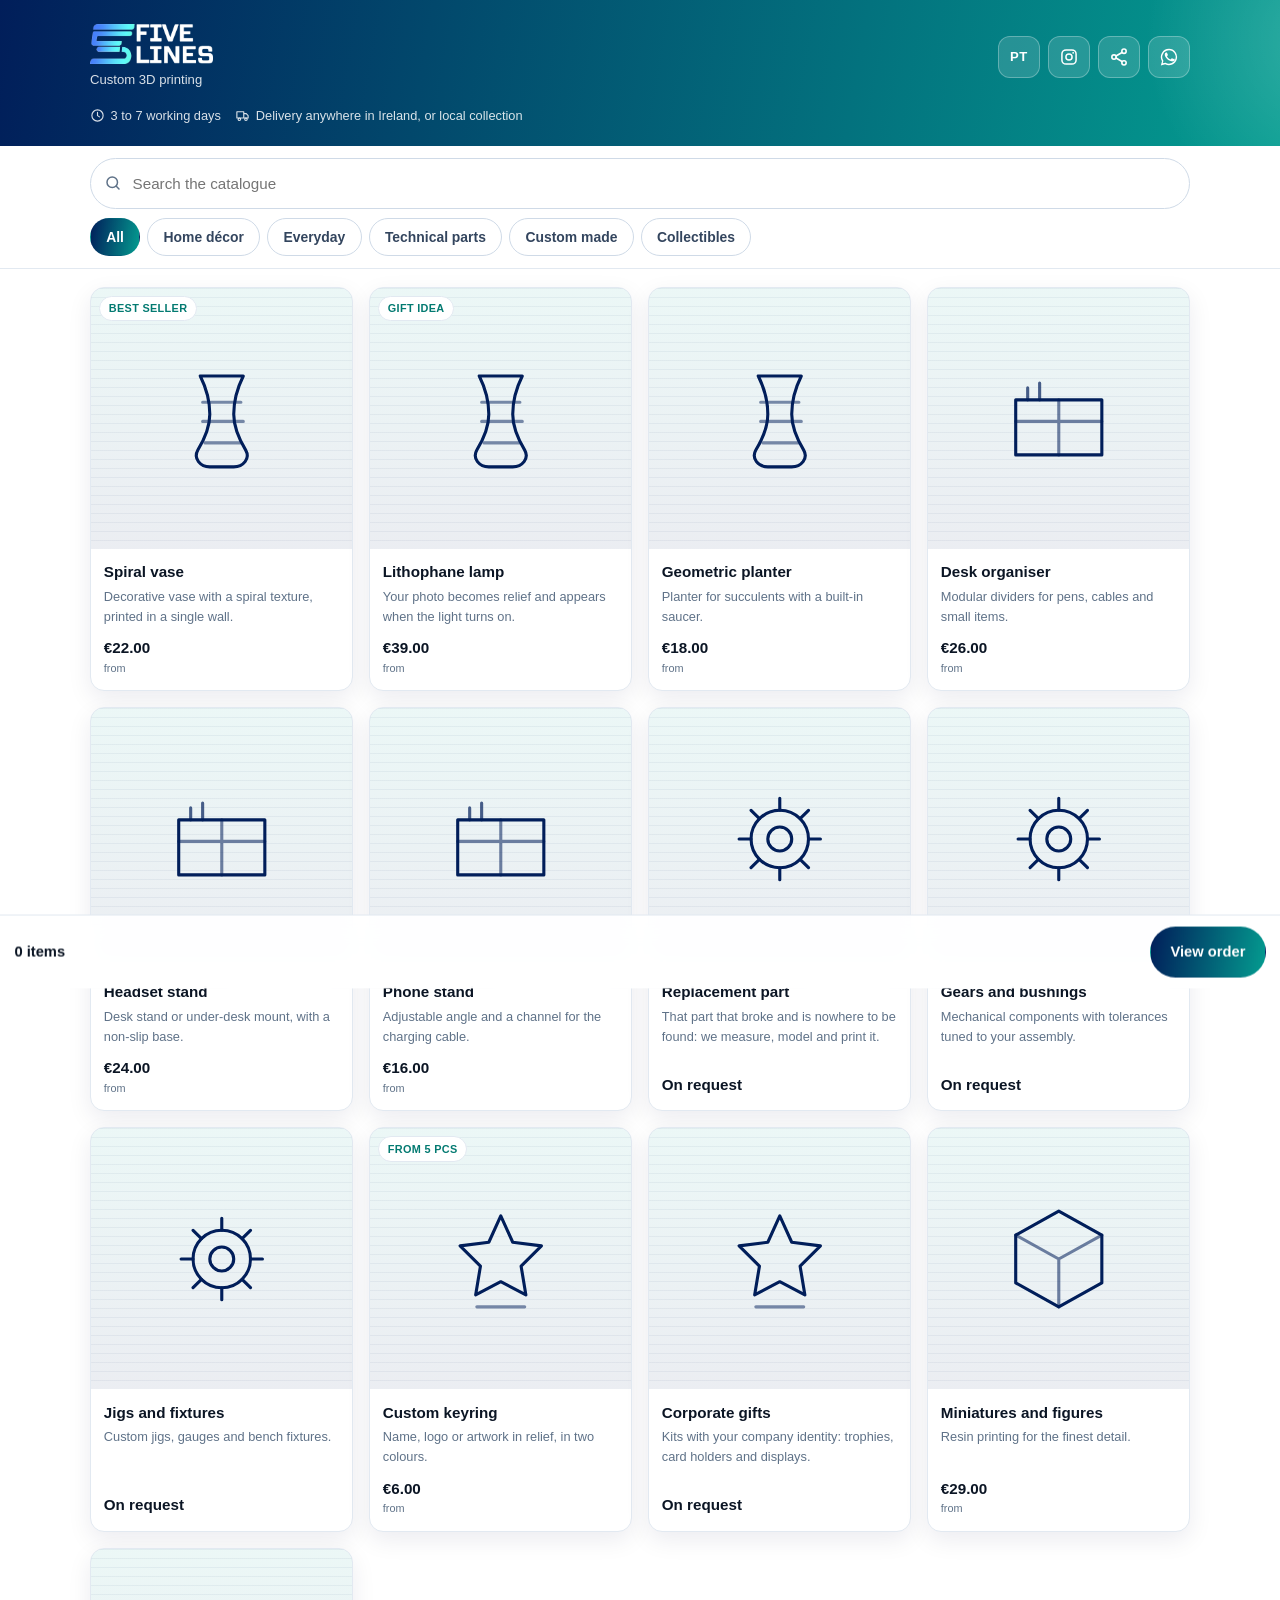
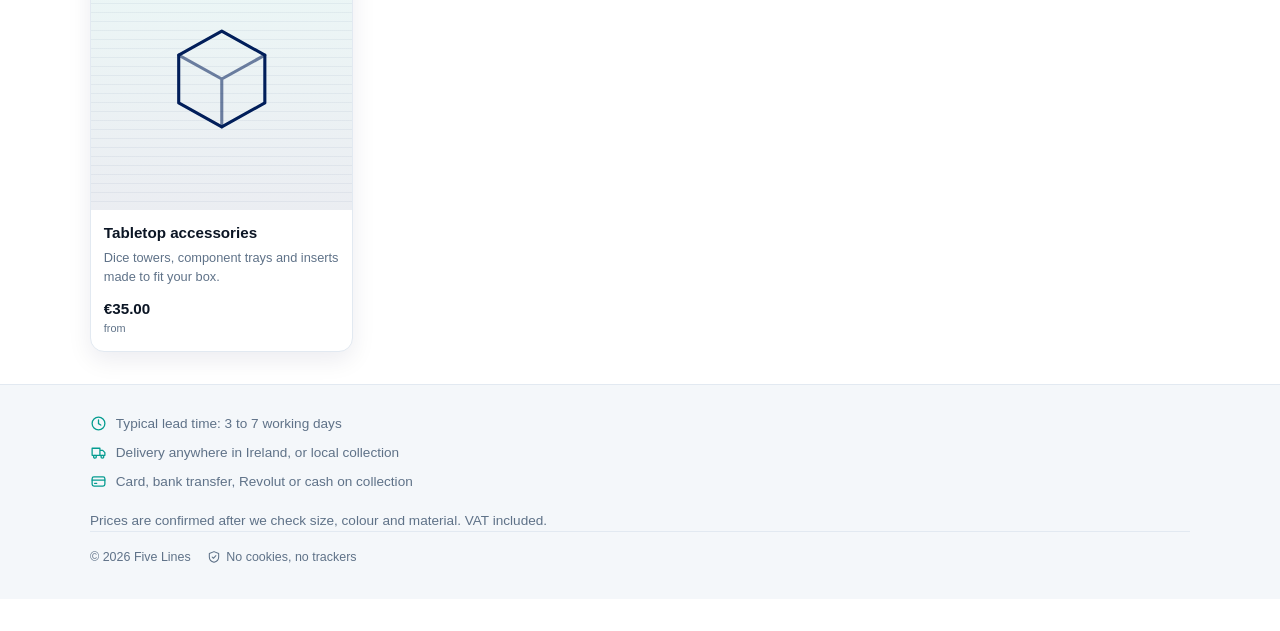
<file: site/en/catalog/index.html>
<!DOCTYPE html>
<html lang="en">
<head>
<meta charset="utf-8">
<meta name="viewport" content="width=device-width, initial-scale=1, viewport-fit=cover">
<title>Five Lines — catalogue</title>
<meta name="description" content="Catalogue of 3D printed products. Pick what you need, build your order and send it straight to WhatsApp.">
<meta name="theme-color" content="#011e5a">
<meta name="robots" content="index, follow">

<!-- Sharing on social networks and WhatsApp -->
<meta property="og:type" content="website">
<meta property="og:locale" content="en_US">
<meta property="og:title" content="Five Lines — catalogue">
<meta property="og:description" content="Pick the products, build your order and send it straight to WhatsApp.">
<meta property="og:image" content="../../assets/img/logo.png">

<link rel="icon" href="../../favicon.ico" sizes="any">
<link rel="apple-touch-icon" href="../../assets/img/apple-touch-icon.png">
<link rel="stylesheet" href="../../catalogo/catalogo.css">
<!-- No third-party fonts, scripts, pixels or trackers. -->
<link rel="alternate" hreflang="pt-BR" href="../../catalogo/">
<link rel="alternate" hreflang="en" href="./">
</head>
<body class="sem-barra">

<!-- Icons and drawings used while a product has no photo -->
<svg width="0" height="0" style="position:absolute" aria-hidden="true" focusable="false">
  <symbol id="i-whats" viewBox="0 0 24 24" fill="currentColor">
    <path d="M17.5 14.4c-.3-.2-1.7-.8-1.9-.9-.3-.1-.5-.2-.6.2-.2.3-.7.9-.8 1-.2.2-.3.2-.6.1s-1.2-.5-2.3-1.4c-.9-.8-1.4-1.7-1.6-2s0-.5.1-.6l.5-.5c.1-.2.2-.3.3-.5s0-.4 0-.5-.6-1.5-.9-2.1c-.2-.5-.5-.4-.6-.5h-.5c-.2 0-.5.1-.7.3-.3.3-1 .9-1 2.3s1 2.7 1.2 2.9c.1.2 2 3.1 5 4.3.7.3 1.2.5 1.7.6.7.2 1.3.2 1.8.1.6-.1 1.7-.7 2-1.4.2-.7.2-1.2.2-1.4-.1-.1-.3-.2-.6-.3zM12 2.2A9.8 9.8 0 0 0 3.6 17l-1.4 5.1 5.2-1.4A9.8 9.8 0 1 0 12 2.2zm0 17.9c-1.5 0-2.9-.4-4.1-1.1l-.3-.2-3.1.8.8-3-.2-.3a8.1 8.1 0 1 1 6.9 3.8z"/>
  </symbol>
  <symbol id="i-compartilhar" viewBox="0 0 24 24" fill="none" stroke="currentColor" stroke-width="1.9" stroke-linecap="round" stroke-linejoin="round">
    <circle cx="18" cy="5" r="2.6"/><circle cx="6" cy="12" r="2.6"/><circle cx="18" cy="19" r="2.6"/>
    <path d="m8.4 10.8 7.2-4.2M8.4 13.2l7.2 4.2"/>
  </symbol>
  <symbol id="i-instagram" viewBox="0 0 24 24" fill="none" stroke="currentColor" stroke-width="1.8" stroke-linecap="round">
    <rect x="3.5" y="3.5" width="17" height="17" rx="5"/><circle cx="12" cy="12" r="3.7"/><circle cx="17" cy="7" r="1.1" fill="currentColor" stroke="none"/>
  </symbol>
  <symbol id="i-busca" viewBox="0 0 24 24" fill="none" stroke="currentColor" stroke-width="2" stroke-linecap="round">
    <circle cx="11" cy="11" r="7"/><path d="m20 20-3.6-3.6"/>
  </symbol>
  <symbol id="i-x" viewBox="0 0 24 24" fill="none" stroke="currentColor" stroke-width="2.2" stroke-linecap="round">
    <path d="M6 6l12 12M18 6 6 18"/>
  </symbol>
  <symbol id="i-relogio" viewBox="0 0 24 24" fill="none" stroke="currentColor" stroke-width="1.8" stroke-linecap="round" stroke-linejoin="round">
    <circle cx="12" cy="12" r="9"/><path d="M12 7v5.2l3.2 2"/>
  </symbol>
  <symbol id="i-caminhao" viewBox="0 0 24 24" fill="none" stroke="currentColor" stroke-width="1.8" stroke-linecap="round" stroke-linejoin="round">
    <path d="M3 6h11v10H3zM14 9h4l3 3.2V16h-7z"/><circle cx="7" cy="18" r="2"/><circle cx="17.5" cy="18" r="2"/>
  </symbol>
  <symbol id="i-cartao" viewBox="0 0 24 24" fill="none" stroke="currentColor" stroke-width="1.8" stroke-linecap="round" stroke-linejoin="round">
    <rect x="3" y="5.5" width="18" height="13" rx="2.5"/><path d="M3 10h18M6.5 14.5h3"/>
  </symbol>
  <symbol id="i-escudo" viewBox="0 0 24 24" fill="none" stroke="currentColor" stroke-width="1.8" stroke-linecap="round" stroke-linejoin="round">
    <path d="M12 2.8 20 6v6c0 4.6-3.3 7.9-8 9.2C7.3 19.9 4 16.6 4 12V6z"/><path d="m8.8 12 2.2 2.2 4.2-4.4"/>
  </symbol>

  <!-- generic drawings (used while a product has no photo) -->
  <symbol id="d-vaso" viewBox="0 0 120 120" fill="none" stroke="currentColor" stroke-width="2.6" stroke-linecap="round" stroke-linejoin="round">
    <path d="M42 24h36c-6 12-8 22-8 32s4 20 10 30c4 7-2 14-10 14H50c-8 0-14-7-10-14 6-10 10-20 10-30s-2-20-8-32z"/>
    <path d="M44 46h32M44 62h34M46 80h30" opacity=".5"/>
  </symbol>
  <symbol id="d-caixa" viewBox="0 0 120 120" fill="none" stroke="currentColor" stroke-width="2.6" stroke-linecap="round" stroke-linejoin="round">
    <path d="M24 44h72v46H24z"/><path d="M24 62h72M60 44v46" opacity=".55"/><path d="M34 34v10M44 30v14" opacity=".7"/>
  </symbol>
  <symbol id="d-peca" viewBox="0 0 120 120" fill="none" stroke="currentColor" stroke-width="2.6" stroke-linecap="round" stroke-linejoin="round">
    <path d="M60 26v10M60 84v10M94 60H84M36 60H26M84 36l-7 7M43 77l-7 7M84 84l-7-7M43 43l-7-7"/>
    <circle cx="60" cy="60" r="24"/><circle cx="60" cy="60" r="10"/>
  </symbol>
  <symbol id="d-estrela" viewBox="0 0 120 120" fill="none" stroke="currentColor" stroke-width="2.6" stroke-linecap="round" stroke-linejoin="round">
    <path d="m60 24 10 22 24 3-17 17 4 24-21-11-21 11 4-24-17-17 24-3z"/>
    <path d="M40 100h40" opacity=".5"/>
  </symbol>
  <symbol id="d-cubo" viewBox="0 0 120 120" fill="none" stroke="currentColor" stroke-width="2.6" stroke-linecap="round" stroke-linejoin="round">
    <path d="M60 20 96 40v40L60 100 24 80V40z"/><path d="m24 40 36 20 36-20M60 60v40" opacity=".55"/>
  </symbol>
</svg>

<!-- ============ HEADER ============ -->
<header class="topo">
  <div class="wrap topo__inner">
    <div class="topo__marca">
      <img class="topo__logo" src="../../assets/img/logo-light.png" alt="Five Lines" width="720" height="235">
      <h1 class="sr-only" id="lojaNome">Five Lines</h1>
      <p id="lojaSlogan">Impressão 3D sob medida</p>
    </div>
    <div class="topo__acoes">
      <a class="icone-btn icone-btn--txt" href="../../catalogo/" hreflang="pt-BR" aria-label="Ver em português">PT</a>
      <a class="icone-btn" id="linkInsta" href="#" target="_blank" rel="noopener" aria-label="Instagram">
        <svg aria-hidden="true"><use href="#i-instagram"></use></svg>
      </a>
      <button class="icone-btn" id="compartilhar" type="button" aria-label="Share catalogue">
        <svg aria-hidden="true"><use href="#i-compartilhar"></use></svg>
      </button>
      <a class="icone-btn" data-whats href="#" target="_blank" rel="noopener" aria-label="Message us on WhatsApp">
        <svg aria-hidden="true"><use href="#i-whats"></use></svg>
      </a>
    </div>
  </div>

  <div class="wrap topo__info">
    <span><svg aria-hidden="true"><use href="#i-relogio"></use></svg> <span id="pePrazo"></span></span>
    <span><svg aria-hidden="true"><use href="#i-caminhao"></use></svg> <span id="peEntrega"></span></span>
  </div>
</header>

<!-- ============ SEARCH AND FILTERS ============ -->
<div class="barra-busca">
  <div class="wrap">
    <div class="busca">
      <svg aria-hidden="true"><use href="#i-busca"></use></svg>
      <label class="sr-only" for="campoBusca">Search products</label>
      <input type="search" id="campoBusca" placeholder="Search the catalogue" autocomplete="off">
      <button class="busca__limpar" id="limparBusca" type="button" aria-label="Clear search">
        <svg width="14" height="14" aria-hidden="true"><use href="#i-x"></use></svg>
      </button>
    </div>
    <div class="chips" id="chips" role="group" aria-label="Filter by category"></div>
  </div>
</div>

<!-- ============ PRODUCTS ============ -->
<main class="wrap">
  <h2 class="sr-only">Products</h2>
  <div class="grade" id="grade"></div>

  <noscript>
    <p class="vazio">
      The catalogue needs JavaScript enabled in your browser.<br>
      If you prefer, message us on WhatsApp and we will send photos and prices.
    </p>
  </noscript>
</main>

<!-- ============ FOOTER ============ -->
<footer class="rodape">
  <div class="wrap">
    <div class="rodape__linhas">
      <div><svg aria-hidden="true"><use href="#i-relogio"></use></svg> <span>Typical lead time: <span id="pePrazo2"></span></span></div>
      <div><svg aria-hidden="true"><use href="#i-caminhao"></use></svg> <span id="peEntrega2"></span></div>
      <div><svg aria-hidden="true"><use href="#i-cartao"></use></svg> <span id="pePagamento"></span></div>
    </div>

    <p id="peAviso"></p>

    <div class="rodape__fim">
      <span>&copy; <span id="peAno">2026</span> <span id="peNome">Five Lines</span></span>
      <span class="privacidade">
        <svg aria-hidden="true"><use href="#i-escudo"></use></svg>
        No cookies, no trackers
      </span>
    </div>
  </div>
</footer>

<!-- ============ ORDER BAR ============ -->
<div class="pedido-barra" id="pedidoBarra">
  <div class="pedido-barra__info">
    <strong id="barraQtd">0 items</strong>
    <span id="barraTotal"></span>
  </div>
  <button class="btn btn--marca" id="verPedido" type="button">View order</button>
</div>

<!-- ============ PANEL (product and order) ============ -->
<div class="painel" id="painel" role="dialog" aria-modal="true" aria-labelledby="painelTitulo">
  <div class="painel__fundo" id="painelFundo"></div>
  <div class="painel__caixa">
    <div class="painel__topo">
      <h2 id="painelTitulo"></h2>
      <p id="painelSub"></p>
      <button class="painel__fechar" id="painelFechar" type="button" aria-label="Close">
        <svg aria-hidden="true"><use href="#i-x"></use></svg>
      </button>
    </div>
    <div class="painel__conteudo" id="painelConteudo"></div>
    <div class="painel__pe" id="painelPe"></div>
  </div>
</div>

<div class="copiado" id="copiado" role="status" aria-live="polite"></div>

<script src="products.js"></script>
<script src="../../catalogo/catalogo.js"></script>
</body>
</html>
</file>
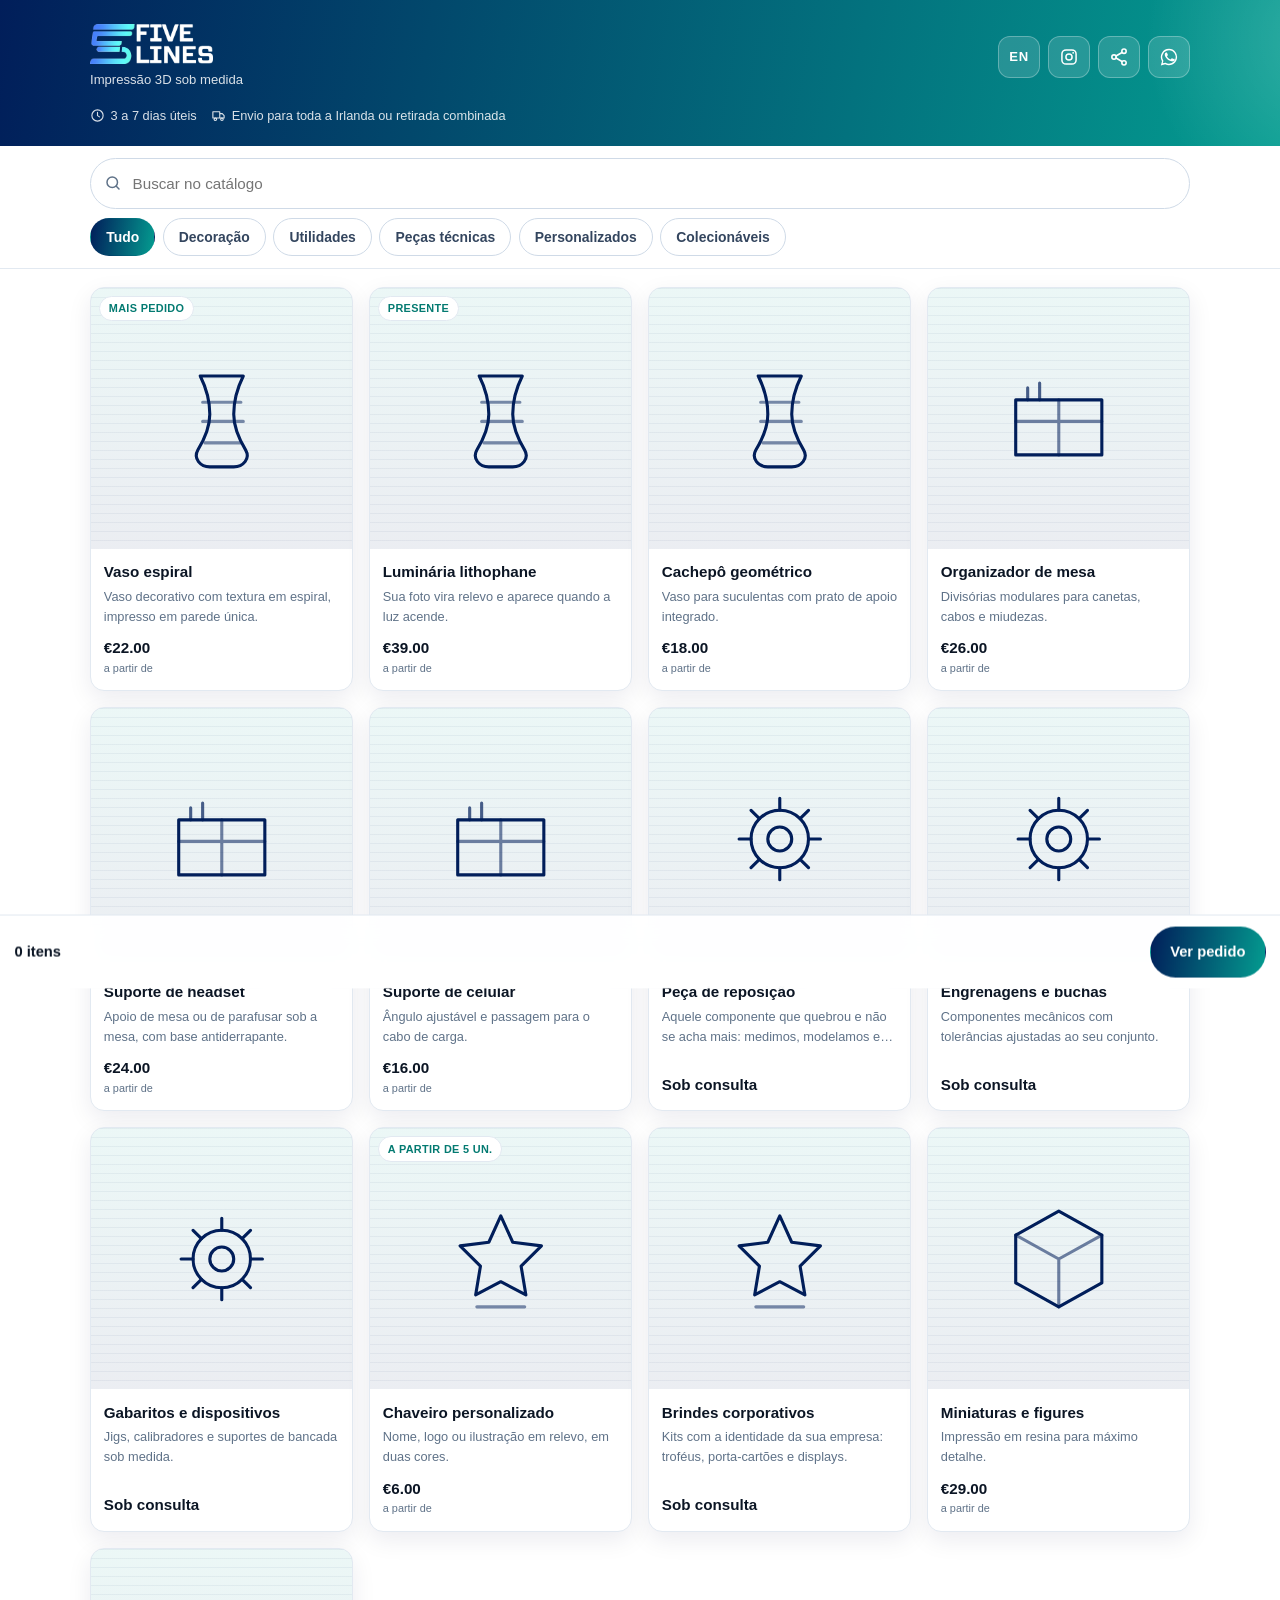
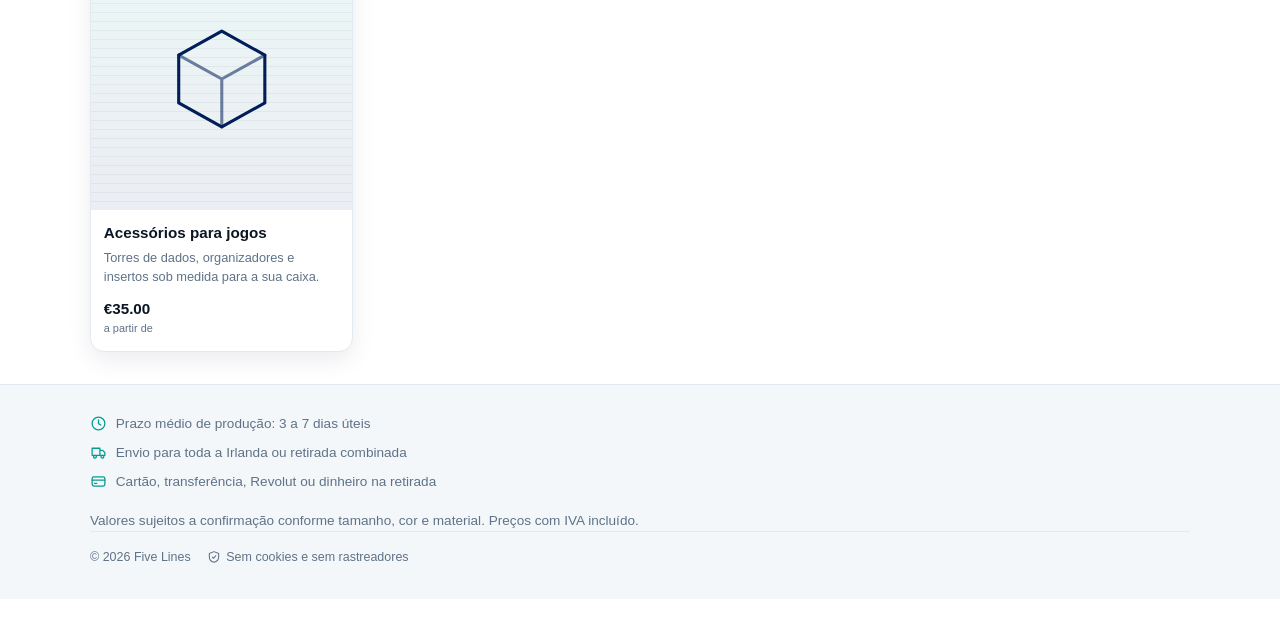
<file: site/pt/catalogo/index.html>
<!DOCTYPE html>
<html lang="pt-BR">
<head>
<meta charset="utf-8">
<meta name="viewport" content="width=device-width, initial-scale=1, viewport-fit=cover">
<title>Five Lines — catálogo</title>
<meta name="description" content="Catálogo de produtos impressos em 3D. Escolha, monte seu pedido e envie direto no WhatsApp.">
<meta name="theme-color" content="#011e5a">
<meta name="robots" content="index, follow">

<!-- Compartilhamento em redes e WhatsApp -->
<meta property="og:type" content="website">
<meta property="og:locale" content="pt_BR">
<meta property="og:title" content="Five Lines — catálogo">
<meta property="og:description" content="Escolha os produtos, monte seu pedido e envie direto no WhatsApp.">
<meta property="og:image" content="../../assets/img/logo.png">

<link rel="icon" href="../../favicon.ico" sizes="any">
<link rel="apple-touch-icon" href="../../assets/img/apple-touch-icon.png">
<link rel="stylesheet" href="../../assets/catalogo/catalogo.css">
<link rel="alternate" hreflang="pt-BR" href="./">
<link rel="alternate" hreflang="en-IE" href="../../catalog/">
<link rel="alternate" hreflang="x-default" href="../../catalog/">
<!-- Sem fontes, scripts, pixels ou rastreadores de terceiros. -->
</head>
<body class="sem-barra">

<!-- Ícones e desenhos usados quando o produto ainda não tem foto -->
<svg width="0" height="0" style="position:absolute" aria-hidden="true" focusable="false">
  <symbol id="i-whats" viewBox="0 0 24 24" fill="currentColor">
    <path d="M17.5 14.4c-.3-.2-1.7-.8-1.9-.9-.3-.1-.5-.2-.6.2-.2.3-.7.9-.8 1-.2.2-.3.2-.6.1s-1.2-.5-2.3-1.4c-.9-.8-1.4-1.7-1.6-2s0-.5.1-.6l.5-.5c.1-.2.2-.3.3-.5s0-.4 0-.5-.6-1.5-.9-2.1c-.2-.5-.5-.4-.6-.5h-.5c-.2 0-.5.1-.7.3-.3.3-1 .9-1 2.3s1 2.7 1.2 2.9c.1.2 2 3.1 5 4.3.7.3 1.2.5 1.7.6.7.2 1.3.2 1.8.1.6-.1 1.7-.7 2-1.4.2-.7.2-1.2.2-1.4-.1-.1-.3-.2-.6-.3zM12 2.2A9.8 9.8 0 0 0 3.6 17l-1.4 5.1 5.2-1.4A9.8 9.8 0 1 0 12 2.2zm0 17.9c-1.5 0-2.9-.4-4.1-1.1l-.3-.2-3.1.8.8-3-.2-.3a8.1 8.1 0 1 1 6.9 3.8z"/>
  </symbol>
  <symbol id="i-compartilhar" viewBox="0 0 24 24" fill="none" stroke="currentColor" stroke-width="1.9" stroke-linecap="round" stroke-linejoin="round">
    <circle cx="18" cy="5" r="2.6"/><circle cx="6" cy="12" r="2.6"/><circle cx="18" cy="19" r="2.6"/>
    <path d="m8.4 10.8 7.2-4.2M8.4 13.2l7.2 4.2"/>
  </symbol>
  <symbol id="i-instagram" viewBox="0 0 24 24" fill="none" stroke="currentColor" stroke-width="1.8" stroke-linecap="round">
    <rect x="3.5" y="3.5" width="17" height="17" rx="5"/><circle cx="12" cy="12" r="3.7"/><circle cx="17" cy="7" r="1.1" fill="currentColor" stroke="none"/>
  </symbol>
  <symbol id="i-busca" viewBox="0 0 24 24" fill="none" stroke="currentColor" stroke-width="2" stroke-linecap="round">
    <circle cx="11" cy="11" r="7"/><path d="m20 20-3.6-3.6"/>
  </symbol>
  <symbol id="i-x" viewBox="0 0 24 24" fill="none" stroke="currentColor" stroke-width="2.2" stroke-linecap="round">
    <path d="M6 6l12 12M18 6 6 18"/>
  </symbol>
  <symbol id="i-relogio" viewBox="0 0 24 24" fill="none" stroke="currentColor" stroke-width="1.8" stroke-linecap="round" stroke-linejoin="round">
    <circle cx="12" cy="12" r="9"/><path d="M12 7v5.2l3.2 2"/>
  </symbol>
  <symbol id="i-caminhao" viewBox="0 0 24 24" fill="none" stroke="currentColor" stroke-width="1.8" stroke-linecap="round" stroke-linejoin="round">
    <path d="M3 6h11v10H3zM14 9h4l3 3.2V16h-7z"/><circle cx="7" cy="18" r="2"/><circle cx="17.5" cy="18" r="2"/>
  </symbol>
  <symbol id="i-cartao" viewBox="0 0 24 24" fill="none" stroke="currentColor" stroke-width="1.8" stroke-linecap="round" stroke-linejoin="round">
    <rect x="3" y="5.5" width="18" height="13" rx="2.5"/><path d="M3 10h18M6.5 14.5h3"/>
  </symbol>
  <symbol id="i-escudo" viewBox="0 0 24 24" fill="none" stroke="currentColor" stroke-width="1.8" stroke-linecap="round" stroke-linejoin="round">
    <path d="M12 2.8 20 6v6c0 4.6-3.3 7.9-8 9.2C7.3 19.9 4 16.6 4 12V6z"/><path d="m8.8 12 2.2 2.2 4.2-4.4"/>
  </symbol>

  <!-- desenhos genéricos (usados enquanto não há foto do produto) -->
  <symbol id="d-vaso" viewBox="0 0 120 120" fill="none" stroke="currentColor" stroke-width="2.6" stroke-linecap="round" stroke-linejoin="round">
    <path d="M42 24h36c-6 12-8 22-8 32s4 20 10 30c4 7-2 14-10 14H50c-8 0-14-7-10-14 6-10 10-20 10-30s-2-20-8-32z"/>
    <path d="M44 46h32M44 62h34M46 80h30" opacity=".5"/>
  </symbol>
  <symbol id="d-caixa" viewBox="0 0 120 120" fill="none" stroke="currentColor" stroke-width="2.6" stroke-linecap="round" stroke-linejoin="round">
    <path d="M24 44h72v46H24z"/><path d="M24 62h72M60 44v46" opacity=".55"/><path d="M34 34v10M44 30v14" opacity=".7"/>
  </symbol>
  <symbol id="d-peca" viewBox="0 0 120 120" fill="none" stroke="currentColor" stroke-width="2.6" stroke-linecap="round" stroke-linejoin="round">
    <path d="M60 26v10M60 84v10M94 60H84M36 60H26M84 36l-7 7M43 77l-7 7M84 84l-7-7M43 43l-7-7"/>
    <circle cx="60" cy="60" r="24"/><circle cx="60" cy="60" r="10"/>
  </symbol>
  <symbol id="d-estrela" viewBox="0 0 120 120" fill="none" stroke="currentColor" stroke-width="2.6" stroke-linecap="round" stroke-linejoin="round">
    <path d="m60 24 10 22 24 3-17 17 4 24-21-11-21 11 4-24-17-17 24-3z"/>
    <path d="M40 100h40" opacity=".5"/>
  </symbol>
  <symbol id="d-cubo" viewBox="0 0 120 120" fill="none" stroke="currentColor" stroke-width="2.6" stroke-linecap="round" stroke-linejoin="round">
    <path d="M60 20 96 40v40L60 100 24 80V40z"/><path d="m24 40 36 20 36-20M60 60v40" opacity=".55"/>
  </symbol>
</svg>

<!-- ============ TOPO ============ -->
<header class="topo">
  <div class="wrap topo__inner">
    <div class="topo__marca">
      <img class="topo__logo" src="../../assets/img/logo-light.png" alt="Five Lines" width="720" height="235">
      <h1 class="sr-only" id="lojaNome">Five Lines</h1>
      <p id="lojaSlogan">Impressão 3D sob medida</p>
    </div>
    <div class="topo__acoes">
      <a class="icone-btn icone-btn--txt" href="../../catalog/" hreflang="en-IE" aria-label="View in English">EN</a>
      <a class="icone-btn" id="linkInsta" href="#" target="_blank" rel="noopener" aria-label="Instagram">
        <svg aria-hidden="true"><use href="#i-instagram"></use></svg>
      </a>
      <button class="icone-btn" id="compartilhar" type="button" aria-label="Compartilhar catálogo">
        <svg aria-hidden="true"><use href="#i-compartilhar"></use></svg>
      </button>
      <a class="icone-btn" data-whats href="#" target="_blank" rel="noopener" aria-label="Falar no WhatsApp">
        <svg aria-hidden="true"><use href="#i-whats"></use></svg>
      </a>
    </div>
  </div>

  <div class="wrap topo__info">
    <span><svg aria-hidden="true"><use href="#i-relogio"></use></svg> <span id="pePrazo"></span></span>
    <span><svg aria-hidden="true"><use href="#i-caminhao"></use></svg> <span id="peEntrega"></span></span>
  </div>
</header>

<!-- ============ BUSCA E FILTROS ============ -->
<div class="barra-busca">
  <div class="wrap">
    <div class="busca">
      <svg aria-hidden="true"><use href="#i-busca"></use></svg>
      <label class="sr-only" for="campoBusca">Buscar produto</label>
      <input type="search" id="campoBusca" placeholder="Buscar no catálogo" autocomplete="off">
      <button class="busca__limpar" id="limparBusca" type="button" aria-label="Limpar busca">
        <svg width="14" height="14" aria-hidden="true"><use href="#i-x"></use></svg>
      </button>
    </div>
    <div class="chips" id="chips" role="group" aria-label="Filtrar por categoria"></div>
  </div>
</div>

<!-- ============ PRODUTOS ============ -->
<main class="wrap">
  <h2 class="sr-only">Produtos</h2>
  <div class="grade" id="grade"></div>

  <noscript>
    <p class="vazio">
      Para ver o catálogo é preciso ativar o JavaScript no navegador.<br>
      Se preferir, chame a gente no WhatsApp que enviamos as fotos e os preços.
    </p>
  </noscript>
</main>

<!-- ============ RODAPÉ ============ -->
<footer class="rodape">
  <div class="wrap">
    <div class="rodape__linhas">
      <div><svg aria-hidden="true"><use href="#i-relogio"></use></svg> <span>Prazo médio de produção: <span id="pePrazo2"></span></span></div>
      <div><svg aria-hidden="true"><use href="#i-caminhao"></use></svg> <span id="peEntrega2"></span></div>
      <div><svg aria-hidden="true"><use href="#i-cartao"></use></svg> <span id="pePagamento"></span></div>
    </div>

    <p id="peAviso"></p>

    <div class="rodape__fim">
      <span>&copy; <span id="peAno">2026</span> <span id="peNome">Five Lines</span></span>
      <span class="privacidade">
        <svg aria-hidden="true"><use href="#i-escudo"></use></svg>
        Sem cookies e sem rastreadores
      </span>
    </div>
  </div>
</footer>

<!-- ============ BARRA DO PEDIDO ============ -->
<div class="pedido-barra" id="pedidoBarra">
  <div class="pedido-barra__info">
    <strong id="barraQtd">0 itens</strong>
    <span id="barraTotal"></span>
  </div>
  <button class="btn btn--marca" id="verPedido" type="button">Ver pedido</button>
</div>

<!-- ============ PAINEL (produto e pedido) ============ -->
<div class="painel" id="painel" role="dialog" aria-modal="true" aria-labelledby="painelTitulo">
  <div class="painel__fundo" id="painelFundo"></div>
  <div class="painel__caixa">
    <div class="painel__topo">
      <h2 id="painelTitulo"></h2>
      <p id="painelSub"></p>
      <button class="painel__fechar" id="painelFechar" type="button" aria-label="Fechar">
        <svg aria-hidden="true"><use href="#i-x"></use></svg>
      </button>
    </div>
    <div class="painel__conteudo" id="painelConteudo"></div>
    <div class="painel__pe" id="painelPe"></div>
  </div>
</div>

<div class="copiado" id="copiado" role="status" aria-live="polite"></div>

<script src="produtos.js"></script>
<script src="../../assets/catalogo/catalogo.js"></script>
</body>
</html>
</file>
<file: site/assets/css/styles.css>
/* =========================================================
   Five Lines — Impressão 3D
   Folha de estilo principal
   ========================================================= */

/* ---------- Tokens ---------- */
:root {
  /* Cores da marca (extraídas da logo) */
  --navy-900: #01133a;
  --navy-800: #011e5a;
  --navy-700: #062a72;
  --teal-700: #037a71;
  --teal-600: #049c90;
  --teal-500: #0bb8a7;
  --teal-400: #2ed3bf;

  /* Superfícies e texto */
  --bg: #ffffff;
  --bg-soft: #f4f7fa;
  --bg-deep: #011230;
  --surface: #ffffff;
  --ink: #0b1524;
  --ink-soft: #33455e;
  --muted: #5f7288;
  --line: #e2e9f1;
  --line-strong: #cfdae7;

  --brand-grad: linear-gradient(100deg, var(--navy-800) 0%, var(--teal-600) 100%);
  --brand-grad-soft: linear-gradient(100deg, rgba(1, 30, 90, .08), rgba(4, 156, 144, .12));

  --radius-sm: 10px;
  --radius: 16px;
  --radius-lg: 24px;
  --shadow-sm: 0 1px 2px rgba(1, 19, 58, .06), 0 2px 8px rgba(1, 19, 58, .05);
  --shadow: 0 10px 30px rgba(1, 19, 58, .09);
  --shadow-lg: 0 24px 60px rgba(1, 19, 58, .14);

  --container: 1180px;
  --section-y: clamp(3.5rem, 8vw, 6.5rem);

  --font-display: "Space Grotesk", "Segoe UI", system-ui, sans-serif;
  --font-body: "Inter", system-ui, -apple-system, "Segoe UI", Roboto, sans-serif;
}

@media (prefers-color-scheme: dark) {
  :root {
    --bg: #070f1e;
    --bg-soft: #0b1830;
    --bg-deep: #050b18;
    --surface: #0e1c34;
    --ink: #eef4fb;
    --ink-soft: #c3d2e5;
    --muted: #90a4bd;
    --line: #1c2f4d;
    --line-strong: #2a4066;
    --teal-700: #2ed3bf;   /* usado só como cor de texto: precisa clarear no escuro */
    --shadow-sm: 0 1px 2px rgba(0, 0, 0, .4);
    --shadow: 0 12px 34px rgba(0, 0, 0, .45);
    --shadow-lg: 0 26px 64px rgba(0, 0, 0, .55);
  }
}

/* ---------- Base ---------- */
*, *::before, *::after { box-sizing: border-box; }

html {
  scroll-behavior: smooth;
  scroll-padding-top: 92px;
  -webkit-text-size-adjust: 100%;
}

body {
  margin: 0;
  background: var(--bg);
  color: var(--ink);
  font-family: var(--font-body);
  font-size: 1rem;
  line-height: 1.65;
  -webkit-font-smoothing: antialiased;
  overflow-x: hidden;
}

h1, h2, h3, h4 {
  font-family: var(--font-display);
  line-height: 1.15;
  letter-spacing: -.02em;
  margin: 0 0 .6em;
  color: var(--ink);
}

h1 { font-size: clamp(2.1rem, 5.2vw, 3.6rem); }
h2 { font-size: clamp(1.7rem, 3.6vw, 2.6rem); }
h3 { font-size: clamp(1.1rem, 1.7vw, 1.3rem); }

p { margin: 0 0 1rem; color: var(--ink-soft); }
a { color: var(--teal-700); text-decoration: none; }
a:hover { text-decoration: underline; }
img, svg { max-width: 100%; display: block; }
ul { margin: 0; padding: 0; list-style: none; }

:focus-visible {
  outline: 3px solid var(--teal-500);
  outline-offset: 3px;
  border-radius: 6px;
}

.container {
  width: min(100% - 2.5rem, var(--container));
  margin-inline: auto;
}

.skip-link {
  position: absolute;
  left: -9999px;
  top: 0;
  z-index: 999;
  background: var(--navy-800);
  color: #fff;
  padding: .8rem 1.2rem;
  border-radius: 0 0 var(--radius-sm) 0;
}
.skip-link:focus { left: 0; }

.sr-only {
  position: absolute;
  width: 1px; height: 1px;
  padding: 0; margin: -1px;
  overflow: hidden;
  clip: rect(0 0 0 0);
  white-space: nowrap;
}

/* ---------- Botões ---------- */
.btn {
  display: inline-flex;
  align-items: center;
  justify-content: center;
  gap: .55rem;
  padding: .85rem 1.5rem;
  border: 1px solid transparent;
  border-radius: 999px;
  font-family: var(--font-display);
  font-size: .98rem;
  font-weight: 600;
  letter-spacing: .01em;
  cursor: pointer;
  text-decoration: none;
  transition: transform .18s ease, box-shadow .18s ease, background-color .18s ease, color .18s ease, border-color .18s ease;
}
.btn:hover { text-decoration: none; transform: translateY(-2px); }
.btn:active { transform: translateY(0); }

.btn--primary {
  background: var(--brand-grad);
  color: #fff;
  box-shadow: 0 8px 22px rgba(4, 156, 144, .28);
}
.btn--primary:hover { box-shadow: 0 14px 30px rgba(4, 156, 144, .36); }

.btn--ghost {
  background: transparent;
  color: var(--ink);
  border-color: var(--line-strong);
}
.btn--ghost:hover { border-color: var(--teal-600); color: var(--teal-700); }

.btn--light {
  background: rgba(255, 255, 255, .12);
  color: #fff;
  border-color: rgba(255, 255, 255, .35);
  backdrop-filter: blur(4px);
}
.btn--light:hover { background: rgba(255, 255, 255, .2); }

.btn--sm { padding: .6rem 1.1rem; font-size: .88rem; }
.btn--block { width: 100%; }

/* ---------- Cabeçalho ---------- */
.header {
  position: sticky;
  top: 0;
  z-index: 100;
  background: color-mix(in srgb, var(--bg) 88%, transparent);
  backdrop-filter: blur(12px);
  border-bottom: 1px solid transparent;
  transition: border-color .2s ease, box-shadow .2s ease;
}
.header.is-stuck {
  border-bottom-color: var(--line);
  box-shadow: var(--shadow-sm);
}
.header__inner {
  display: flex;
  align-items: center;
  gap: 1.5rem;
  min-height: 76px;
}
.brand { display: flex; align-items: center; margin-right: auto; }
.brand img { height: 38px; width: auto; }
.brand__light { display: none; }

.nav { display: flex; align-items: center; gap: .35rem; }
.nav a {
  display: block;
  padding: .55rem .8rem;
  border-radius: 999px;
  color: var(--ink-soft);
  font-size: .95rem;
  font-weight: 500;
  transition: color .16s ease, background-color .16s ease;
}
.nav a:hover, .nav a:focus-visible { color: var(--teal-700); background: var(--bg-soft); text-decoration: none; }

.header__cta { display: inline-flex; }

.nav__lang {
  display: inline-flex;
  align-items: center;
  padding: .5rem .7rem;
  border: 1px solid var(--line-strong);
  border-radius: 999px;
  color: var(--ink-soft);
  font-family: var(--font-display);
  font-size: .8rem;
  font-weight: 700;
  letter-spacing: .05em;
}
.nav__lang:hover { border-color: var(--teal-600); color: var(--teal-700); text-decoration: none; }
@media (max-width: 940px) { .nav__lang { padding: .45rem .6rem; font-size: .76rem; } }
.nav > .btn { display: none; }   /* CTA duplicado: só aparece no menu mobile */

.nav-toggle {
  display: none;
  width: 46px; height: 46px;
  align-items: center;
  justify-content: center;
  background: transparent;
  border: 1px solid var(--line-strong);
  border-radius: 12px;
  cursor: pointer;
  color: var(--ink);
}
.nav-toggle span,
.nav-toggle span::before,
.nav-toggle span::after {
  content: "";
  display: block;
  width: 20px; height: 2px;
  background: currentColor;
  border-radius: 2px;
  transition: transform .22s ease, opacity .2s ease;
}
.nav-toggle span::before { transform: translateY(-6px); }
.nav-toggle span::after { transform: translateY(4px); }
.nav-toggle[aria-expanded="true"] span { background: transparent; }
.nav-toggle[aria-expanded="true"] span::before { transform: rotate(45deg); }
.nav-toggle[aria-expanded="true"] span::after { transform: rotate(-45deg) translateY(-1px); }

@media (max-width: 940px) {
  .nav-toggle { display: inline-flex; }
  .header__cta { display: none; }
  .nav {
    position: fixed;
    inset: 76px 0 auto 0;
    flex-direction: column;
    align-items: stretch;
    gap: .2rem;
    padding: 1rem 1.25rem 1.75rem;
    background: var(--bg);
    border-bottom: 1px solid var(--line);
    box-shadow: var(--shadow);
    transform: translateY(-140%);
    transition: transform .28s cubic-bezier(.4, 0, .2, 1);
  }
  .nav.is-open { transform: translateY(0); }
  .nav a { padding: .85rem .6rem; font-size: 1.05rem; border-bottom: 1px solid var(--line); border-radius: 0; }
  .nav > .btn { display: inline-flex; margin-top: .9rem; }
}

/* ---------- Blocos genéricos ---------- */
.section { padding-block: var(--section-y); }
.section--soft { background: var(--bg-soft); }

.section__head { max-width: 660px; margin-bottom: clamp(2rem, 4vw, 3rem); }
.section__head--center { margin-inline: auto; text-align: center; }

.eyebrow {
  display: inline-flex;
  align-items: center;
  gap: .5rem;
  margin-bottom: 1rem;
  padding: .35rem .85rem .35rem .5rem;
  border: 1px solid var(--line);
  border-radius: 999px;
  background: var(--surface);
  color: var(--teal-700);
  font-family: var(--font-display);
  font-size: .78rem;
  font-weight: 600;
  letter-spacing: .1em;
  text-transform: uppercase;
}
.eyebrow::before {
  content: "";
  width: 22px; height: 3px;
  border-radius: 2px;
  background: var(--brand-grad);
}

.lead { font-size: 1.08rem; color: var(--muted); }
.gradient-text {
  background: var(--brand-grad);
  -webkit-background-clip: text;
  background-clip: text;
  color: transparent;
}

/* ---------- Hero ---------- */
.hero {
  position: relative;
  padding-block: clamp(3rem, 7vw, 5.5rem) clamp(3rem, 7vw, 5rem);
  overflow: hidden;
}
.hero::before {
  content: "";
  position: absolute;
  inset: -30% -10% auto auto;
  width: 46rem; height: 46rem;
  background: radial-gradient(circle at 60% 40%, rgba(4, 156, 144, .16), transparent 62%);
  pointer-events: none;
}
.hero::after {
  content: "";
  position: absolute;
  inset: auto auto -40% -20%;
  width: 40rem; height: 40rem;
  background: radial-gradient(circle, rgba(1, 30, 90, .12), transparent 65%);
  pointer-events: none;
}
.hero__inner {
  position: relative;
  display: grid;
  grid-template-columns: 1.05fr .95fr;
  gap: clamp(2rem, 5vw, 4rem);
  align-items: center;
}
.hero h1 { margin-bottom: 1.1rem; }
.hero__text > p { max-width: 34rem; font-size: 1.1rem; }
.hero__actions { display: flex; flex-wrap: wrap; gap: .8rem; margin: 1.8rem 0 2rem; }

.hero__points { display: flex; flex-wrap: wrap; gap: 1.4rem; }
.hero__points li {
  display: flex;
  align-items: center;
  gap: .5rem;
  font-size: .92rem;
  color: var(--muted);
}
.hero__points svg { width: 18px; height: 18px; color: var(--teal-600); flex: none; }

.hero__art { position: relative; }
.hero__art svg { width: 100%; height: auto; filter: drop-shadow(0 30px 50px rgba(1, 19, 58, .18)); }

@media (max-width: 900px) {
  .hero__inner { grid-template-columns: 1fr; }
  .hero__art { order: -1; max-width: 460px; margin-inline: auto; }
}

/* ---------- Faixa de destaques ---------- */
.marquee {
  border-block: 1px solid var(--line);
  background: var(--surface);
  padding-block: 1rem;
  overflow: hidden;
}
.marquee__track {
  display: flex;
  align-items: center;
  gap: 3rem;
  width: max-content;
  animation: slide 34s linear infinite;
}
.marquee__track span {
  display: inline-flex;
  align-items: center;
  gap: .7rem;
  font-family: var(--font-display);
  font-size: .92rem;
  font-weight: 600;
  letter-spacing: .06em;
  text-transform: uppercase;
  color: var(--muted);
  white-space: nowrap;
}
.marquee__track span::before {
  content: "";
  width: 8px; height: 8px;
  border-radius: 50%;
  background: var(--brand-grad);
}
@keyframes slide { to { transform: translateX(-50%); } }
@media (prefers-reduced-motion: reduce) {
  .marquee__track { animation: none; }
}

/* ---------- Grids e cartões ---------- */
.grid { display: grid; gap: 1.25rem; }
.grid--3 { grid-template-columns: repeat(auto-fit, minmax(320px, 1fr)); }
.grid--4 { grid-template-columns: repeat(auto-fit, minmax(230px, 1fr)); }

.card {
  position: relative;
  padding: 1.75rem;
  background: var(--surface);
  border: 1px solid var(--line);
  border-radius: var(--radius);
  box-shadow: var(--shadow-sm);
  transition: transform .22s ease, box-shadow .22s ease, border-color .22s ease;
}
.card:hover {
  transform: translateY(-4px);
  border-color: color-mix(in srgb, var(--teal-600) 40%, var(--line));
  box-shadow: var(--shadow);
}
.card h3 { margin-bottom: .5rem; }
.card p { margin-bottom: 0; font-size: .96rem; }

.card__icon {
  display: grid;
  place-items: center;
  width: 52px; height: 52px;
  margin-bottom: 1.1rem;
  border-radius: 14px;
  background: var(--brand-grad-soft);
  color: var(--teal-700);
}
.card__icon svg { width: 26px; height: 26px; }

.card__list { margin-top: 1rem; display: grid; gap: .45rem; }
.card__list li {
  position: relative;
  padding-left: 1.4rem;
  font-size: .92rem;
  color: var(--muted);
}
.card__list li::before {
  content: "";
  position: absolute;
  left: 0; top: .55em;
  width: 8px; height: 8px;
  border-radius: 2px;
  background: var(--teal-500);
}

/* ---------- Catálogo ---------- */
.filters {
  display: flex;
  flex-wrap: wrap;
  gap: .5rem;
  margin-bottom: 2rem;
}
.filter {
  padding: .55rem 1.1rem;
  background: var(--surface);
  border: 1px solid var(--line-strong);
  border-radius: 999px;
  color: var(--ink-soft);
  font-family: var(--font-display);
  font-size: .9rem;
  font-weight: 600;
  cursor: pointer;
  transition: all .18s ease;
}
.filter:hover { border-color: var(--teal-600); color: var(--teal-700); }
.filter[aria-pressed="true"] {
  background: var(--brand-grad);
  border-color: transparent;
  color: #fff;
}

.products { grid-template-columns: repeat(auto-fill, minmax(258px, 1fr)); }

.product {
  display: flex;
  flex-direction: column;
  overflow: hidden;
  background: var(--surface);
  border: 1px solid var(--line);
  border-radius: var(--radius);
  box-shadow: var(--shadow-sm);
  transition: transform .22s ease, box-shadow .22s ease, border-color .22s ease;
}
.product:hover {
  transform: translateY(-5px);
  border-color: color-mix(in srgb, var(--teal-600) 40%, var(--line));
  box-shadow: var(--shadow);
}
.product.is-hidden { display: none; }

.product__art {
  position: relative;
  aspect-ratio: 4 / 3;
  display: grid;
  place-items: center;
  background:
    linear-gradient(180deg, rgba(4, 156, 144, .07), rgba(1, 30, 90, .07)),
    repeating-linear-gradient(0deg, transparent 0 9px, rgba(1, 30, 90, .05) 9px 10px);
  border-bottom: 1px solid var(--line);
}
.product__art svg { width: 62%; height: auto; color: var(--navy-800); }
@media (prefers-color-scheme: dark) {
  .product__art svg { color: var(--teal-400); }
}

.product__tag {
  position: absolute;
  top: .7rem; left: .7rem;
  padding: .25rem .65rem;
  background: var(--surface);
  border: 1px solid var(--line);
  border-radius: 999px;
  font-size: .72rem;
  font-weight: 600;
  letter-spacing: .04em;
  text-transform: uppercase;
  color: var(--muted);
}

.product__body {
  display: flex;
  flex-direction: column;
  flex: 1;
  padding: 1.15rem 1.25rem 1.35rem;
}
.product__body h3 { font-size: 1.05rem; margin-bottom: .35rem; }
.product__body p { font-size: .9rem; color: var(--muted); }
.product__foot {
  display: flex;
  flex-wrap: wrap;
  align-items: center;
  justify-content: space-between;
  gap: .75rem;
  margin-top: auto;
  padding-top: 1rem;
}
.product__price {
  font-family: var(--font-display);
  font-size: .95rem;
  font-weight: 600;
  color: var(--ink);
  white-space: nowrap;
}
.product__price small {
  display: block;
  font-size: .72rem;
  font-weight: 500;
  color: var(--muted);
  white-space: normal;
}

.catalog__cta {
  display: flex;
  flex-wrap: wrap;
  align-items: center;
  justify-content: center;
  gap: .75rem 1.25rem;
  margin: 2rem 0 0;
  text-align: center;
}
.catalog__cta span { font-size: .92rem; color: var(--muted); }

.catalog__empty {
  padding: 2.5rem;
  text-align: center;
  color: var(--muted);
  border: 1px dashed var(--line-strong);
  border-radius: var(--radius);
}

/* ---------- Processo ---------- */
.steps {
  counter-reset: step;
  grid-template-columns: repeat(auto-fit, minmax(230px, 1fr));
}
.step {
  position: relative;
  padding: 2.2rem 1.5rem 1.75rem;
  background: var(--surface);
  border: 1px solid var(--line);
  border-radius: var(--radius);
}
.step::before {
  counter-increment: step;
  content: "0" counter(step);
  position: absolute;
  top: -18px; left: 1.5rem;
  display: grid;
  place-items: center;
  width: 44px; height: 36px;
  background: var(--brand-grad);
  border-radius: 10px;
  color: #fff;
  font-family: var(--font-display);
  font-size: .95rem;
  font-weight: 700;
}
.step h3 { font-size: 1.05rem; margin-bottom: .4rem; }
.step p { margin-bottom: 0; font-size: .93rem; color: var(--muted); }

/* ---------- Materiais ---------- */
.materials { grid-template-columns: repeat(auto-fit, minmax(300px, 1fr)); }
.material {
  padding: 1.5rem;
  background: var(--surface);
  border: 1px solid var(--line);
  border-radius: var(--radius);
  border-top: 3px solid var(--teal-600);
}
.material h3 { font-size: 1.05rem; margin-bottom: .2rem; }
.material__sub {
  display: block;
  margin-bottom: .9rem;
  font-size: .8rem;
  letter-spacing: .06em;
  text-transform: uppercase;
  color: var(--teal-700);
  font-weight: 600;
}
.material p { font-size: .92rem; margin-bottom: .9rem; }
.material dl { display: grid; grid-template-columns: auto 1fr; gap: .3rem .8rem; margin: 0; font-size: .85rem; }
.material dt { color: var(--muted); }
.material dd { margin: 0; color: var(--ink); font-weight: 600; }

/* ---------- Faixa escura / diferenciais ---------- */
.dark-band {
  position: relative;
  background: var(--bg-deep);
  color: #eaf2fb;
  overflow: hidden;
}
.dark-band::before {
  content: "";
  position: absolute;
  inset: auto -10% -60% auto;
  width: 40rem; height: 40rem;
  background: radial-gradient(circle, rgba(4, 156, 144, .22), transparent 62%);
}
.dark-band .container { position: relative; }
.dark-band h2, .dark-band h3 { color: #fff; }
.dark-band p { color: rgba(234, 242, 251, .78); }
.dark-band .eyebrow {
  background: rgba(255, 255, 255, .07);
  border-color: rgba(255, 255, 255, .18);
  color: var(--teal-400);
}

.feature {
  padding: 1.5rem;
  background: rgba(255, 255, 255, .05);
  border: 1px solid rgba(255, 255, 255, .12);
  border-radius: var(--radius);
}
.feature h3 { font-size: 1.02rem; margin-bottom: .4rem; }
.feature p { margin-bottom: 0; font-size: .93rem; }
.feature__icon {
  display: grid;
  place-items: center;
  width: 46px; height: 46px;
  margin-bottom: 1rem;
  border-radius: 12px;
  background: rgba(46, 211, 191, .16);
  color: var(--teal-400);
}
.feature__icon svg { width: 24px; height: 24px; }

/* ---------- FAQ ---------- */
.faq { max-width: 780px; margin-inline: auto; display: grid; gap: .75rem; }
.faq details {
  background: var(--surface);
  border: 1px solid var(--line);
  border-radius: var(--radius-sm);
  overflow: hidden;
  transition: border-color .2s ease;
}
.faq details[open] { border-color: color-mix(in srgb, var(--teal-600) 45%, var(--line)); }
.faq summary {
  display: flex;
  align-items: center;
  justify-content: space-between;
  gap: 1rem;
  padding: 1.1rem 1.25rem;
  cursor: pointer;
  font-family: var(--font-display);
  font-weight: 600;
  color: var(--ink);
  list-style: none;
}
.faq summary::-webkit-details-marker { display: none; }
.faq summary::after {
  content: "";
  flex: none;
  width: 11px; height: 11px;
  border-right: 2px solid var(--teal-600);
  border-bottom: 2px solid var(--teal-600);
  transform: rotate(45deg) translate(-2px, -2px);
  transition: transform .22s ease;
}
.faq details[open] summary::after { transform: rotate(-135deg) translate(-2px, -2px); }
.faq p { margin: 0; padding: 0 1.25rem 1.25rem; font-size: .95rem; color: var(--muted); }

/* ---------- Contato ---------- */
.contact {
  display: grid;
  grid-template-columns: 1fr 1.15fr;
  gap: clamp(2rem, 4vw, 3.5rem);
  align-items: start;
}
@media (max-width: 880px) { .contact { grid-template-columns: 1fr; } }

.contact__list { display: grid; gap: 1rem; margin-top: 2rem; }
.contact__item {
  display: flex;
  gap: .9rem;
  align-items: flex-start;
}
.contact__item svg { width: 22px; height: 22px; color: var(--teal-600); flex: none; margin-top: .2rem; }
.contact__item strong { display: block; font-family: var(--font-display); font-size: .95rem; }
.contact__item span, .contact__item a { font-size: .93rem; color: var(--muted); }

.form {
  padding: clamp(1.5rem, 3vw, 2.25rem);
  background: var(--surface);
  border: 1px solid var(--line);
  border-radius: var(--radius-lg);
  box-shadow: var(--shadow);
}
.form__row { display: grid; grid-template-columns: 1fr 1fr; gap: 1rem; }
@media (max-width: 560px) { .form__row { grid-template-columns: 1fr; } }

.field { display: grid; gap: .4rem; margin-bottom: 1rem; }
.field label {
  font-family: var(--font-display);
  font-size: .88rem;
  font-weight: 600;
  color: var(--ink);
}
.field input,
.field select,
.field textarea {
  width: 100%;
  padding: .8rem .95rem;
  background: var(--bg);
  border: 1px solid var(--line-strong);
  border-radius: var(--radius-sm);
  color: var(--ink);
  font-family: inherit;
  font-size: .95rem;
  transition: border-color .18s ease, box-shadow .18s ease;
}
.field textarea { resize: vertical; min-height: 118px; }
.field input:focus,
.field select:focus,
.field textarea:focus {
  outline: none;
  border-color: var(--teal-600);
  box-shadow: 0 0 0 3px rgba(4, 156, 144, .16);
}
.field__hint { font-size: .8rem; color: var(--muted); }
.field select {
  appearance: none;
  background-image: linear-gradient(45deg, transparent 50%, var(--teal-600) 50%), linear-gradient(135deg, var(--teal-600) 50%, transparent 50%);
  background-position: right 1.1rem center, right .85rem center;
  background-size: 6px 6px, 6px 6px;
  background-repeat: no-repeat;
  padding-right: 2.4rem;
}
.form__note { margin: 1rem 0 0; font-size: .82rem; color: var(--muted); text-align: center; }
.form__feedback {
  margin-top: 1rem;
  padding: .8rem 1rem;
  border-radius: var(--radius-sm);
  background: rgba(4, 156, 144, .1);
  border: 1px solid rgba(4, 156, 144, .3);
  font-size: .9rem;
  color: var(--teal-700);
}
.form__feedback[hidden] { display: none; }

/* ---------- CTA final ---------- */
.cta-band { text-align: center; }
.cta-band .container { max-width: 720px; }
.cta-band .btn-row { display: flex; flex-wrap: wrap; gap: .8rem; justify-content: center; margin-top: 1.8rem; }

/* ---------- Rodapé ---------- */
.footer {
  background: var(--bg-deep);
  color: rgba(234, 242, 251, .74);
  padding-block: clamp(3rem, 6vw, 4.5rem) 2rem;
  font-size: .93rem;
}
.footer a { color: rgba(234, 242, 251, .74); }
.footer a:hover { color: var(--teal-400); text-decoration: none; }
.footer__grid {
  display: grid;
  grid-template-columns: 1.4fr 1fr 1fr 1.2fr;
  gap: 2rem;
}
@media (max-width: 820px) { .footer__grid { grid-template-columns: 1fr 1fr; } }
@media (max-width: 480px) { .footer__grid { grid-template-columns: 1fr; } }

.footer img.footer__logo { height: 42px; width: auto; margin-bottom: 1rem; }
.footer h4 {
  margin: 0 0 1rem;
  color: #fff;
  font-family: var(--font-display);
  font-size: .82rem;
  letter-spacing: .12em;
  text-transform: uppercase;
}
.footer ul { display: grid; gap: .55rem; }
.footer__social { display: flex; gap: .6rem; margin-top: 1.2rem; }
.footer__social a {
  display: grid;
  place-items: center;
  width: 40px; height: 40px;
  border: 1px solid rgba(255, 255, 255, .16);
  border-radius: 12px;
  transition: background-color .18s ease, border-color .18s ease;
}
.footer__social a:hover { background: rgba(255, 255, 255, .1); border-color: var(--teal-400); }
.footer__social svg { width: 19px; height: 19px; }

.footer__bottom {
  display: flex;
  flex-wrap: wrap;
  gap: 1rem;
  justify-content: space-between;
  margin-top: 3rem;
  padding-top: 1.5rem;
  border-top: 1px solid rgba(255, 255, 255, .12);
  font-size: .85rem;
  color: rgba(234, 242, 251, .55);
}

/* ---------- Botão flutuante do WhatsApp ---------- */
.whats-float {
  position: fixed;
  right: 1.1rem;
  bottom: 1.1rem;
  z-index: 90;
  display: inline-flex;
  align-items: center;
  gap: .55rem;
  padding: .8rem 1.15rem;
  background: #1fa855;
  color: #fff;
  border-radius: 999px;
  font-family: var(--font-display);
  font-size: .92rem;
  font-weight: 600;
  box-shadow: 0 12px 28px rgba(31, 168, 85, .38);
  transition: transform .18s ease;
}
.whats-float:hover { transform: translateY(-3px); text-decoration: none; color: #fff; }
.whats-float svg { width: 20px; height: 20px; }
@media (max-width: 560px) {
  .whats-float span { display: none; }
  .whats-float { padding: .9rem; }
}

/* ---------- Animação de entrada ---------- */
.reveal {
  opacity: 0;
  transform: translateY(18px);
  transition: opacity .6s ease, transform .6s ease;
}
.reveal.is-visible { opacity: 1; transform: none; }
@media (prefers-reduced-motion: reduce) {
  html { scroll-behavior: auto; }
  .reveal { opacity: 1; transform: none; transition: none; }
  .btn:hover, .card:hover, .product:hover, .whats-float:hover { transform: none; }
}

/* ---------- Ajustes do modo escuro ---------- */
@media (prefers-color-scheme: dark) {
  .brand__dark { display: none; }
  .brand__light { display: block; }
  .gradient-text {
    background: linear-gradient(100deg, #5b8def, var(--teal-400));
    -webkit-background-clip: text;
    background-clip: text;
  }
  .eyebrow::before { background: linear-gradient(100deg, #5b8def, var(--teal-400)); }
  .header { background: color-mix(in srgb, var(--bg) 82%, transparent); }
  .btn--ghost { color: var(--ink); }
  .product__art {
    background:
      linear-gradient(180deg, rgba(46, 211, 191, .08), rgba(1, 30, 90, .2)),
      repeating-linear-gradient(0deg, transparent 0 9px, rgba(255, 255, 255, .04) 9px 10px);
  }
}
</file>
<file: site/assets/catalogo/catalogo.css>
/* =========================================================
   Catálogo Five Lines
   Sem fontes, scripts ou rastreadores externos.
   ========================================================= */

:root {
  --navy: #011e5a;
  --navy-dark: #01133a;
  --teal: #049c90;
  --teal-light: #2ed3bf;
  --teal-text: #037a71;

  --bg: #ffffff;
  --bg-soft: #f4f7fa;
  --surface: #ffffff;
  --ink: #0b1524;
  --ink-soft: #33455e;
  --muted: #5f7288;
  --line: #e2e9f1;
  --line-strong: #cfdae7;
  --whats: #1fa855;

  --grad: linear-gradient(100deg, var(--navy), var(--teal));
  --radius: 14px;
  --radius-lg: 22px;
  --shadow: 0 8px 24px rgba(1, 19, 58, .08);
  --shadow-lg: 0 18px 44px rgba(1, 19, 58, .16);
  --barra: 76px;   /* altura da barra do pedido */

  --fonte: -apple-system, BlinkMacSystemFont, "Segoe UI", Roboto, "Helvetica Neue", Arial, sans-serif;
}

@media (prefers-color-scheme: dark) {
  :root:not([data-theme="light"]) {
    --bg: #070f1e;
    --bg-soft: #0b1830;
    --surface: #0e1c34;
    --ink: #eef4fb;
    --ink-soft: #c3d2e5;
    --muted: #90a4bd;
    --line: #1c2f4d;
    --line-strong: #2a4066;
    --teal-text: #2ed3bf;
    --shadow: 0 8px 24px rgba(0, 0, 0, .45);
    --shadow-lg: 0 18px 44px rgba(0, 0, 0, .55);
  }
}
:root[data-theme="dark"] {
  --bg: #070f1e;
  --bg-soft: #0b1830;
  --surface: #0e1c34;
  --ink: #eef4fb;
  --ink-soft: #c3d2e5;
  --muted: #90a4bd;
  --line: #1c2f4d;
  --line-strong: #2a4066;
  --teal-text: #2ed3bf;
  --shadow: 0 8px 24px rgba(0, 0, 0, .45);
  --shadow-lg: 0 18px 44px rgba(0, 0, 0, .55);
}

*, *::before, *::after { box-sizing: border-box; }

body {
  margin: 0;
  padding-bottom: calc(var(--barra) + env(safe-area-inset-bottom, 0px));
  background: var(--bg);
  color: var(--ink);
  font-family: var(--fonte);
  font-size: 16px;
  line-height: 1.55;
  -webkit-font-smoothing: antialiased;
  -webkit-text-size-adjust: 100%;
  overflow-x: hidden;
}
body.sem-barra { padding-bottom: 2rem; }
body.travado { overflow: hidden; }

h1, h2, h3 { margin: 0; line-height: 1.2; letter-spacing: -.01em; }
p { margin: 0; }
img { display: block; max-width: 100%; }
button { font: inherit; color: inherit; }

a { color: var(--teal-text); }

:focus-visible {
  outline: 3px solid var(--teal);
  outline-offset: 2px;
  border-radius: 8px;
}

.sr-only {
  position: absolute; width: 1px; height: 1px;
  padding: 0; margin: -1px; overflow: hidden;
  clip: rect(0 0 0 0); white-space: nowrap;
}

.wrap { width: min(100% - 1.75rem, 1100px); margin-inline: auto; }

/* ---------- Topo ---------- */
.topo {
  position: relative;
  padding: 1.5rem 0 1.25rem;
  background: var(--grad);
  color: #fff;
  overflow: hidden;
}
.topo::after {
  content: "";
  position: absolute;
  inset: auto -20% -70% auto;
  width: 26rem; height: 26rem;
  background: radial-gradient(circle, rgba(255, 255, 255, .18), transparent 62%);
  pointer-events: none;
}
.topo__inner { position: relative; display: flex; align-items: center; gap: 1rem; }
.topo__marca { min-width: 0; }
.topo__logo { height: 34px; width: auto; margin-bottom: .35rem; }
.topo__marca p { font-size: .82rem; color: rgba(255, 255, 255, .85); }
@media (min-width: 480px) { .topo__logo { height: 40px; } }

.topo__acoes { display: flex; gap: .5rem; margin-left: auto; }
.icone-btn {
  display: grid;
  place-items: center;
  width: 42px; height: 42px;
  background: rgba(255, 255, 255, .14);
  border: 1px solid rgba(255, 255, 255, .28);
  border-radius: 12px;
  color: #fff;
  cursor: pointer;
  transition: background-color .18s ease;
}
.icone-btn:hover { background: rgba(255, 255, 255, .26); }
.icone-btn svg { width: 20px; height: 20px; }
.icone-btn--txt { font-size: .82rem; font-weight: 700; letter-spacing: .04em; text-decoration: none; }

.topo__info {
  position: relative;
  display: flex;
  flex-wrap: wrap;
  gap: .4rem .9rem;
  margin-top: 1rem;
  font-size: .8rem;
  color: rgba(255, 255, 255, .85);
}
.topo__info span { display: inline-flex; align-items: center; gap: .35rem; }
.topo__info svg { width: 15px; height: 15px; flex: none; }

/* ---------- Busca e filtros ---------- */
.barra-busca {
  position: sticky;
  top: 0;
  z-index: 20;
  padding: .75rem 0 .6rem;
  background: color-mix(in srgb, var(--bg) 92%, transparent);
  backdrop-filter: blur(10px);
  border-bottom: 1px solid var(--line);
}
.busca { position: relative; }
.busca svg {
  position: absolute;
  left: .85rem; top: 50%;
  transform: translateY(-50%);
  width: 18px; height: 18px;
  color: var(--muted);
  pointer-events: none;
}
.busca input {
  width: 100%;
  padding: .8rem 2.6rem;
  background: var(--surface);
  border: 1px solid var(--line-strong);
  border-radius: 999px;
  color: var(--ink);
  font: inherit;
  font-size: .95rem;
}
.busca input:focus { outline: none; border-color: var(--teal); box-shadow: 0 0 0 3px rgba(4, 156, 144, .16); }
.busca__limpar {
  position: absolute;
  right: .5rem; top: 50%;
  transform: translateY(-50%);
  display: none;
  place-items: center;
  width: 30px; height: 30px;
  background: var(--bg-soft);
  border: 0;
  border-radius: 50%;
  color: var(--muted);
  cursor: pointer;
}
.busca__limpar.visivel { display: grid; }

.chips {
  display: flex;
  gap: .45rem;
  margin-top: .6rem;
  padding-bottom: .15rem;
  overflow-x: auto;
  scrollbar-width: none;
}
.chips::-webkit-scrollbar { display: none; }
.chip {
  flex: none;
  padding: .45rem .95rem;
  background: var(--surface);
  border: 1px solid var(--line-strong);
  border-radius: 999px;
  font-size: .87rem;
  font-weight: 600;
  color: var(--ink-soft);
  white-space: nowrap;
  cursor: pointer;
  transition: all .16s ease;
}
.chip[aria-pressed="true"] { background: var(--grad); border-color: transparent; color: #fff; }

/* ---------- Grade de produtos ---------- */
.grade {
  display: grid;
  grid-template-columns: repeat(2, 1fr);
  gap: .8rem;
  margin: 1.1rem 0 2rem;
}
@media (min-width: 620px) { .grade { grid-template-columns: repeat(3, 1fr); gap: 1rem; } }
@media (min-width: 900px) { .grade { grid-template-columns: repeat(4, 1fr); } }

.card {
  display: flex;
  flex-direction: column;
  padding: 0;
  overflow: hidden;
  background: var(--surface);
  border: 1px solid var(--line);
  border-radius: var(--radius);
  box-shadow: var(--shadow);
  text-align: left;
  cursor: pointer;
  transition: transform .18s ease, box-shadow .18s ease, border-color .18s ease;
}
.card:active { transform: scale(.985); }
@media (hover: hover) {
  .card:hover { transform: translateY(-3px); box-shadow: var(--shadow-lg); border-color: color-mix(in srgb, var(--teal) 40%, var(--line)); }
}
.card--fora { opacity: .55; }

.card__foto {
  position: relative;
  aspect-ratio: 1 / 1;
  background:
    linear-gradient(180deg, rgba(4, 156, 144, .08), rgba(1, 30, 90, .08)),
    repeating-linear-gradient(0deg, transparent 0 8px, rgba(1, 30, 90, .05) 8px 9px);
  display: grid;
  place-items: center;
  overflow: hidden;
}
.card__foto img { width: 100%; height: 100%; object-fit: cover; }
.card__foto svg { width: 55%; height: auto; color: var(--navy); }
@media (prefers-color-scheme: dark) {
  :root:not([data-theme="light"]) .card__foto svg { color: var(--teal-light); }
}
:root[data-theme="dark"] .card__foto svg { color: var(--teal-light); }

.etiqueta {
  position: absolute;
  top: .5rem; left: .5rem;
  padding: .2rem .55rem;
  background: var(--surface);
  border: 1px solid var(--line);
  border-radius: 999px;
  font-size: .68rem;
  font-weight: 700;
  letter-spacing: .03em;
  text-transform: uppercase;
  color: var(--teal-text);
}
.etiqueta--fora { color: var(--muted); }

.card__corpo { display: flex; flex-direction: column; flex: 1; padding: .7rem .8rem .85rem; }
.card__nome { font-size: .95rem; font-weight: 700; margin-bottom: .2rem; }
.card__desc {
  font-size: .8rem;
  color: var(--muted);
  display: -webkit-box;
  -webkit-line-clamp: 2;
  -webkit-box-orient: vertical;
  overflow: hidden;
}
.card__preco {
  margin-top: auto;
  padding-top: .6rem;
  font-size: .95rem;
  font-weight: 700;
  color: var(--ink);
}
.card__preco small { display: block; font-size: .68rem; font-weight: 500; color: var(--muted); }

.vazio {
  grid-column: 1 / -1;
  padding: 2.5rem 1rem;
  text-align: center;
  color: var(--muted);
  border: 1px dashed var(--line-strong);
  border-radius: var(--radius);
}

/* ---------- Rodapé ---------- */
.rodape {
  padding: 1.75rem 0 2rem;
  border-top: 1px solid var(--line);
  background: var(--bg-soft);
  font-size: .85rem;
  color: var(--muted);
}
.rodape__linhas { display: grid; gap: .5rem; margin-bottom: 1.1rem; }
.rodape__linhas div { display: flex; gap: .55rem; align-items: flex-start; }
.rodape__linhas svg { width: 17px; height: 17px; color: var(--teal); flex: none; margin-top: .15rem; }
.rodape__fim { display: flex; flex-wrap: wrap; gap: .35rem 1rem; padding-top: 1rem; border-top: 1px solid var(--line); font-size: .78rem; }
.rodape .privacidade { display: inline-flex; align-items: center; gap: .35rem; }
.rodape .privacidade svg { width: 14px; height: 14px; }

/* ---------- Painel do produto ---------- */
.painel {
  position: fixed;
  inset: 0;
  z-index: 60;
  display: none;
}
.painel.aberto { display: block; }
.painel__fundo { position: absolute; inset: 0; background: rgba(1, 12, 32, .55); backdrop-filter: blur(2px); }

.painel__caixa {
  position: absolute;
  left: 0; right: 0; bottom: 0;
  max-height: 92vh;
  display: flex;
  flex-direction: column;
  background: var(--bg);
  border-radius: var(--radius-lg) var(--radius-lg) 0 0;
  box-shadow: var(--shadow-lg);
  animation: sobe .26s cubic-bezier(.32, .72, 0, 1);
}
@keyframes sobe { from { transform: translateY(100%); } }
@media (min-width: 720px) {
  .painel__caixa {
    left: 50%; bottom: auto; top: 50%; right: auto;
    width: min(560px, 92vw);
    transform: translate(-50%, -50%);
    border-radius: var(--radius-lg);
    animation: aparece .2s ease;
  }
  @keyframes aparece { from { opacity: 0; transform: translate(-50%, -46%); } }
}

.painel__topo {
  position: relative;
  flex: none;
  padding: .9rem 3.2rem .9rem 1.15rem;
  border-bottom: 1px solid var(--line);
}
.painel__topo h2 { font-size: 1.05rem; }
.painel__topo p { font-size: .8rem; color: var(--muted); }
.painel__fechar {
  position: absolute;
  top: .7rem; right: .8rem;
  display: grid;
  place-items: center;
  width: 36px; height: 36px;
  background: var(--bg-soft);
  border: 1px solid var(--line);
  border-radius: 50%;
  color: var(--ink-soft);
  cursor: pointer;
}
.painel__fechar svg { width: 16px; height: 16px; }

.painel__conteudo { flex: 1; overflow-y: auto; padding: 1.15rem; -webkit-overflow-scrolling: touch; }
.painel__pe {
  flex: none;
  display: flex;
  gap: .6rem;
  align-items: center;
  padding: .85rem 1.15rem calc(.85rem + env(safe-area-inset-bottom, 0px));
  border-top: 1px solid var(--line);
  background: var(--surface);
}

.produto__foto {
  aspect-ratio: 4 / 3;
  display: grid;
  place-items: center;
  margin-bottom: 1rem;
  background:
    linear-gradient(180deg, rgba(4, 156, 144, .08), rgba(1, 30, 90, .08)),
    repeating-linear-gradient(0deg, transparent 0 8px, rgba(1, 30, 90, .05) 8px 9px);
  border: 1px solid var(--line);
  border-radius: var(--radius);
  overflow: hidden;
}
.produto__foto img { width: 100%; height: 100%; object-fit: cover; }
.produto__foto svg { width: 45%; height: auto; color: var(--navy); }
@media (prefers-color-scheme: dark) {
  :root:not([data-theme="light"]) .produto__foto svg { color: var(--teal-light); }
}
:root[data-theme="dark"] .produto__foto svg { color: var(--teal-light); }

.produto__desc { color: var(--ink-soft); font-size: .93rem; margin-bottom: .9rem; }
.produto__prazo {
  display: inline-flex;
  align-items: center;
  gap: .4rem;
  margin-bottom: 1.2rem;
  padding: .35rem .7rem;
  background: var(--bg-soft);
  border-radius: 999px;
  font-size: .78rem;
  color: var(--muted);
}
.produto__prazo svg { width: 14px; height: 14px; color: var(--teal); }

.opcao { margin-bottom: 1.15rem; }
.opcao__titulo {
  display: flex;
  align-items: baseline;
  gap: .4rem;
  margin-bottom: .5rem;
  font-size: .87rem;
  font-weight: 700;
}
.opcao__titulo em { font-style: normal; font-size: .74rem; font-weight: 500; color: var(--muted); }
.opcao__erro { color: #c0392b; font-size: .74rem; font-weight: 600; }
@media (prefers-color-scheme: dark) {
  :root:not([data-theme="light"]) .opcao__erro { color: #ff8f80; }
}

.valores { display: flex; flex-wrap: wrap; gap: .4rem; }
.valor {
  padding: .45rem .85rem;
  background: var(--surface);
  border: 1px solid var(--line-strong);
  border-radius: 999px;
  font-size: .85rem;
  cursor: pointer;
  transition: all .15s ease;
}
.valor[aria-pressed="true"] { background: var(--navy); border-color: var(--navy); color: #fff; }
@media (prefers-color-scheme: dark) {
  :root:not([data-theme="light"]) .valor[aria-pressed="true"] { background: var(--teal); border-color: var(--teal); }
}
:root[data-theme="dark"] .valor[aria-pressed="true"] { background: var(--teal); border-color: var(--teal); }

.opcao input[type="text"] {
  width: 100%;
  padding: .7rem .85rem;
  background: var(--surface);
  border: 1px solid var(--line-strong);
  border-radius: 10px;
  color: var(--ink);
  font: inherit;
  font-size: .9rem;
}
.opcao input[type="text"]:focus { outline: none; border-color: var(--teal); box-shadow: 0 0 0 3px rgba(4, 156, 144, .16); }

.qtd { display: flex; align-items: center; gap: .1rem; border: 1px solid var(--line-strong); border-radius: 999px; overflow: hidden; flex: none; }
.qtd button {
  width: 40px; height: 42px;
  background: var(--surface);
  border: 0;
  font-size: 1.2rem;
  cursor: pointer;
}
.qtd button:disabled { opacity: .35; cursor: default; }
.qtd span { min-width: 32px; text-align: center; font-weight: 700; font-size: .95rem; }

/* ---------- Botões ---------- */
.btn {
  display: inline-flex;
  align-items: center;
  justify-content: center;
  gap: .5rem;
  padding: .8rem 1.2rem;
  border: 1px solid transparent;
  border-radius: 999px;
  font-size: .92rem;
  font-weight: 700;
  cursor: pointer;
  text-decoration: none;
  transition: filter .18s ease, transform .12s ease;
}
.btn:active { transform: scale(.98); }
.btn svg { width: 18px; height: 18px; }
.btn--cheio { flex: 1; }
.btn--marca { background: var(--grad); color: #fff; }
.btn--whats { background: var(--whats); color: #fff; }
.btn--simples { background: var(--surface); border-color: var(--line-strong); color: var(--ink); }
.btn:disabled { opacity: .5; cursor: default; }

/* ---------- Barra do pedido ---------- */
.pedido-barra {
  position: fixed;
  left: 0; right: 0; bottom: 0;
  z-index: 40;
  display: flex;
  align-items: center;
  gap: .75rem;
  padding: .7rem .9rem calc(.7rem + env(safe-area-inset-bottom, 0px));
  background: color-mix(in srgb, var(--surface) 94%, transparent);
  backdrop-filter: blur(12px);
  border-top: 1px solid var(--line);
  transform: translateY(120%);
  transition: transform .26s cubic-bezier(.32, .72, 0, 1);
}
.pedido-barra.visivel { transform: none; }
.pedido-barra__info { flex: 1; min-width: 0; }
.pedido-barra__info strong { display: block; font-size: .92rem; }
.pedido-barra__info span { font-size: .78rem; color: var(--muted); }

/* ---------- Lista do pedido ---------- */
.item {
  display: flex;
  gap: .75rem;
  padding: .85rem 0;
  border-bottom: 1px solid var(--line);
}
.item:last-of-type { border-bottom: 0; }
.item__foto {
  flex: none;
  width: 56px; height: 56px;
  display: grid;
  place-items: center;
  background: var(--bg-soft);
  border: 1px solid var(--line);
  border-radius: 10px;
  overflow: hidden;
}
.item__foto img { width: 100%; height: 100%; object-fit: cover; }
.item__foto svg { width: 60%; color: var(--teal); }
.item__txt { flex: 1; min-width: 0; }
.item__txt strong { display: block; font-size: .9rem; }
.item__opcoes { display: block; font-size: .76rem; color: var(--muted); line-height: 1.4; }
.item__linha { display: flex; align-items: center; justify-content: space-between; gap: .5rem; margin-top: .35rem; }
.item__preco { font-size: .85rem; font-weight: 700; }
.item__remover {
  background: none;
  border: 0;
  padding: .2rem .3rem;
  font-size: .76rem;
  color: var(--muted);
  text-decoration: underline;
  cursor: pointer;
}

.total {
  display: flex;
  justify-content: space-between;
  align-items: baseline;
  margin-top: 1rem;
  padding-top: 1rem;
  border-top: 2px solid var(--line);
  font-size: 1.05rem;
  font-weight: 700;
}
.total small { display: block; font-size: .72rem; font-weight: 500; color: var(--muted); }

.aviso-vazio { padding: 2rem 0; text-align: center; color: var(--muted); font-size: .9rem; }

.copiado {
  position: fixed;
  left: 50%;
  bottom: calc(var(--barra) + 1.2rem);
  transform: translateX(-50%) translateY(1rem);
  z-index: 80;
  padding: .6rem 1.1rem;
  background: var(--navy-dark);
  color: #fff;
  border-radius: 999px;
  font-size: .85rem;
  opacity: 0;
  pointer-events: none;
  transition: opacity .2s ease, transform .2s ease;
}
.copiado.visivel { opacity: 1; transform: translateX(-50%); }

@media (prefers-reduced-motion: reduce) {
  * { animation: none !important; transition: none !important; }
}
</file>
<file: site/catalogo/catalogo.css>
/* =========================================================
   Catálogo Five Lines
   Sem fontes, scripts ou rastreadores externos.
   ========================================================= */

:root {
  --navy: #011e5a;
  --navy-dark: #01133a;
  --teal: #049c90;
  --teal-light: #2ed3bf;
  --teal-text: #037a71;

  --bg: #ffffff;
  --bg-soft: #f4f7fa;
  --surface: #ffffff;
  --ink: #0b1524;
  --ink-soft: #33455e;
  --muted: #5f7288;
  --line: #e2e9f1;
  --line-strong: #cfdae7;
  --whats: #1fa855;

  --grad: linear-gradient(100deg, var(--navy), var(--teal));
  --radius: 14px;
  --radius-lg: 22px;
  --shadow: 0 8px 24px rgba(1, 19, 58, .08);
  --shadow-lg: 0 18px 44px rgba(1, 19, 58, .16);
  --barra: 76px;   /* altura da barra do pedido */

  --fonte: -apple-system, BlinkMacSystemFont, "Segoe UI", Roboto, "Helvetica Neue", Arial, sans-serif;
}

@media (prefers-color-scheme: dark) {
  :root:not([data-theme="light"]) {
    --bg: #070f1e;
    --bg-soft: #0b1830;
    --surface: #0e1c34;
    --ink: #eef4fb;
    --ink-soft: #c3d2e5;
    --muted: #90a4bd;
    --line: #1c2f4d;
    --line-strong: #2a4066;
    --teal-text: #2ed3bf;
    --shadow: 0 8px 24px rgba(0, 0, 0, .45);
    --shadow-lg: 0 18px 44px rgba(0, 0, 0, .55);
  }
}
:root[data-theme="dark"] {
  --bg: #070f1e;
  --bg-soft: #0b1830;
  --surface: #0e1c34;
  --ink: #eef4fb;
  --ink-soft: #c3d2e5;
  --muted: #90a4bd;
  --line: #1c2f4d;
  --line-strong: #2a4066;
  --teal-text: #2ed3bf;
  --shadow: 0 8px 24px rgba(0, 0, 0, .45);
  --shadow-lg: 0 18px 44px rgba(0, 0, 0, .55);
}

*, *::before, *::after { box-sizing: border-box; }

body {
  margin: 0;
  padding-bottom: calc(var(--barra) + env(safe-area-inset-bottom, 0px));
  background: var(--bg);
  color: var(--ink);
  font-family: var(--fonte);
  font-size: 16px;
  line-height: 1.55;
  -webkit-font-smoothing: antialiased;
  -webkit-text-size-adjust: 100%;
  overflow-x: hidden;
}
body.sem-barra { padding-bottom: 2rem; }
body.travado { overflow: hidden; }

h1, h2, h3 { margin: 0; line-height: 1.2; letter-spacing: -.01em; }
p { margin: 0; }
img { display: block; max-width: 100%; }
button { font: inherit; color: inherit; }

a { color: var(--teal-text); }

:focus-visible {
  outline: 3px solid var(--teal);
  outline-offset: 2px;
  border-radius: 8px;
}

.sr-only {
  position: absolute; width: 1px; height: 1px;
  padding: 0; margin: -1px; overflow: hidden;
  clip: rect(0 0 0 0); white-space: nowrap;
}

.wrap { width: min(100% - 1.75rem, 1100px); margin-inline: auto; }

/* ---------- Topo ---------- */
.topo {
  position: relative;
  padding: 1.5rem 0 1.25rem;
  background: var(--grad);
  color: #fff;
  overflow: hidden;
}
.topo::after {
  content: "";
  position: absolute;
  inset: auto -20% -70% auto;
  width: 26rem; height: 26rem;
  background: radial-gradient(circle, rgba(255, 255, 255, .18), transparent 62%);
  pointer-events: none;
}
.topo__inner { position: relative; display: flex; align-items: center; gap: 1rem; }
.topo__marca { min-width: 0; }
.topo__logo { height: 34px; width: auto; margin-bottom: .35rem; }
.topo__marca p { font-size: .82rem; color: rgba(255, 255, 255, .85); }
@media (min-width: 480px) { .topo__logo { height: 40px; } }

.topo__acoes { display: flex; gap: .5rem; margin-left: auto; }
.icone-btn {
  display: grid;
  place-items: center;
  width: 42px; height: 42px;
  background: rgba(255, 255, 255, .14);
  border: 1px solid rgba(255, 255, 255, .28);
  border-radius: 12px;
  color: #fff;
  cursor: pointer;
  transition: background-color .18s ease;
}
.icone-btn:hover { background: rgba(255, 255, 255, .26); }
.icone-btn svg { width: 20px; height: 20px; }
.icone-btn--txt { font-size: .82rem; font-weight: 700; letter-spacing: .04em; text-decoration: none; }

.topo__info {
  position: relative;
  display: flex;
  flex-wrap: wrap;
  gap: .4rem .9rem;
  margin-top: 1rem;
  font-size: .8rem;
  color: rgba(255, 255, 255, .85);
}
.topo__info span { display: inline-flex; align-items: center; gap: .35rem; }
.topo__info svg { width: 15px; height: 15px; flex: none; }

/* ---------- Busca e filtros ---------- */
.barra-busca {
  position: sticky;
  top: 0;
  z-index: 20;
  padding: .75rem 0 .6rem;
  background: color-mix(in srgb, var(--bg) 92%, transparent);
  backdrop-filter: blur(10px);
  border-bottom: 1px solid var(--line);
}
.busca { position: relative; }
.busca svg {
  position: absolute;
  left: .85rem; top: 50%;
  transform: translateY(-50%);
  width: 18px; height: 18px;
  color: var(--muted);
  pointer-events: none;
}
.busca input {
  width: 100%;
  padding: .8rem 2.6rem;
  background: var(--surface);
  border: 1px solid var(--line-strong);
  border-radius: 999px;
  color: var(--ink);
  font: inherit;
  font-size: .95rem;
}
.busca input:focus { outline: none; border-color: var(--teal); box-shadow: 0 0 0 3px rgba(4, 156, 144, .16); }
.busca__limpar {
  position: absolute;
  right: .5rem; top: 50%;
  transform: translateY(-50%);
  display: none;
  place-items: center;
  width: 30px; height: 30px;
  background: var(--bg-soft);
  border: 0;
  border-radius: 50%;
  color: var(--muted);
  cursor: pointer;
}
.busca__limpar.visivel { display: grid; }

.chips {
  display: flex;
  gap: .45rem;
  margin-top: .6rem;
  padding-bottom: .15rem;
  overflow-x: auto;
  scrollbar-width: none;
}
.chips::-webkit-scrollbar { display: none; }
.chip {
  flex: none;
  padding: .45rem .95rem;
  background: var(--surface);
  border: 1px solid var(--line-strong);
  border-radius: 999px;
  font-size: .87rem;
  font-weight: 600;
  color: var(--ink-soft);
  white-space: nowrap;
  cursor: pointer;
  transition: all .16s ease;
}
.chip[aria-pressed="true"] { background: var(--grad); border-color: transparent; color: #fff; }

/* ---------- Grade de produtos ---------- */
.grade {
  display: grid;
  grid-template-columns: repeat(2, 1fr);
  gap: .8rem;
  margin: 1.1rem 0 2rem;
}
@media (min-width: 620px) { .grade { grid-template-columns: repeat(3, 1fr); gap: 1rem; } }
@media (min-width: 900px) { .grade { grid-template-columns: repeat(4, 1fr); } }

.card {
  display: flex;
  flex-direction: column;
  padding: 0;
  overflow: hidden;
  background: var(--surface);
  border: 1px solid var(--line);
  border-radius: var(--radius);
  box-shadow: var(--shadow);
  text-align: left;
  cursor: pointer;
  transition: transform .18s ease, box-shadow .18s ease, border-color .18s ease;
}
.card:active { transform: scale(.985); }
@media (hover: hover) {
  .card:hover { transform: translateY(-3px); box-shadow: var(--shadow-lg); border-color: color-mix(in srgb, var(--teal) 40%, var(--line)); }
}
.card--fora { opacity: .55; }

.card__foto {
  position: relative;
  aspect-ratio: 1 / 1;
  background:
    linear-gradient(180deg, rgba(4, 156, 144, .08), rgba(1, 30, 90, .08)),
    repeating-linear-gradient(0deg, transparent 0 8px, rgba(1, 30, 90, .05) 8px 9px);
  display: grid;
  place-items: center;
  overflow: hidden;
}
.card__foto img { width: 100%; height: 100%; object-fit: cover; }
.card__foto svg { width: 55%; height: auto; color: var(--navy); }
@media (prefers-color-scheme: dark) {
  :root:not([data-theme="light"]) .card__foto svg { color: var(--teal-light); }
}
:root[data-theme="dark"] .card__foto svg { color: var(--teal-light); }

.etiqueta {
  position: absolute;
  top: .5rem; left: .5rem;
  padding: .2rem .55rem;
  background: var(--surface);
  border: 1px solid var(--line);
  border-radius: 999px;
  font-size: .68rem;
  font-weight: 700;
  letter-spacing: .03em;
  text-transform: uppercase;
  color: var(--teal-text);
}
.etiqueta--fora { color: var(--muted); }

.card__corpo { display: flex; flex-direction: column; flex: 1; padding: .7rem .8rem .85rem; }
.card__nome { font-size: .95rem; font-weight: 700; margin-bottom: .2rem; }
.card__desc {
  font-size: .8rem;
  color: var(--muted);
  display: -webkit-box;
  -webkit-line-clamp: 2;
  -webkit-box-orient: vertical;
  overflow: hidden;
}
.card__preco {
  margin-top: auto;
  padding-top: .6rem;
  font-size: .95rem;
  font-weight: 700;
  color: var(--ink);
}
.card__preco small { display: block; font-size: .68rem; font-weight: 500; color: var(--muted); }

.vazio {
  grid-column: 1 / -1;
  padding: 2.5rem 1rem;
  text-align: center;
  color: var(--muted);
  border: 1px dashed var(--line-strong);
  border-radius: var(--radius);
}

/* ---------- Rodapé ---------- */
.rodape {
  padding: 1.75rem 0 2rem;
  border-top: 1px solid var(--line);
  background: var(--bg-soft);
  font-size: .85rem;
  color: var(--muted);
}
.rodape__linhas { display: grid; gap: .5rem; margin-bottom: 1.1rem; }
.rodape__linhas div { display: flex; gap: .55rem; align-items: flex-start; }
.rodape__linhas svg { width: 17px; height: 17px; color: var(--teal); flex: none; margin-top: .15rem; }
.rodape__fim { display: flex; flex-wrap: wrap; gap: .35rem 1rem; padding-top: 1rem; border-top: 1px solid var(--line); font-size: .78rem; }
.rodape .privacidade { display: inline-flex; align-items: center; gap: .35rem; }
.rodape .privacidade svg { width: 14px; height: 14px; }

/* ---------- Painel do produto ---------- */
.painel {
  position: fixed;
  inset: 0;
  z-index: 60;
  display: none;
}
.painel.aberto { display: block; }
.painel__fundo { position: absolute; inset: 0; background: rgba(1, 12, 32, .55); backdrop-filter: blur(2px); }

.painel__caixa {
  position: absolute;
  left: 0; right: 0; bottom: 0;
  max-height: 92vh;
  display: flex;
  flex-direction: column;
  background: var(--bg);
  border-radius: var(--radius-lg) var(--radius-lg) 0 0;
  box-shadow: var(--shadow-lg);
  animation: sobe .26s cubic-bezier(.32, .72, 0, 1);
}
@keyframes sobe { from { transform: translateY(100%); } }
@media (min-width: 720px) {
  .painel__caixa {
    left: 50%; bottom: auto; top: 50%; right: auto;
    width: min(560px, 92vw);
    transform: translate(-50%, -50%);
    border-radius: var(--radius-lg);
    animation: aparece .2s ease;
  }
  @keyframes aparece { from { opacity: 0; transform: translate(-50%, -46%); } }
}

.painel__topo {
  position: relative;
  flex: none;
  padding: .9rem 3.2rem .9rem 1.15rem;
  border-bottom: 1px solid var(--line);
}
.painel__topo h2 { font-size: 1.05rem; }
.painel__topo p { font-size: .8rem; color: var(--muted); }
.painel__fechar {
  position: absolute;
  top: .7rem; right: .8rem;
  display: grid;
  place-items: center;
  width: 36px; height: 36px;
  background: var(--bg-soft);
  border: 1px solid var(--line);
  border-radius: 50%;
  color: var(--ink-soft);
  cursor: pointer;
}
.painel__fechar svg { width: 16px; height: 16px; }

.painel__conteudo { flex: 1; overflow-y: auto; padding: 1.15rem; -webkit-overflow-scrolling: touch; }
.painel__pe {
  flex: none;
  display: flex;
  gap: .6rem;
  align-items: center;
  padding: .85rem 1.15rem calc(.85rem + env(safe-area-inset-bottom, 0px));
  border-top: 1px solid var(--line);
  background: var(--surface);
}

.produto__foto {
  aspect-ratio: 4 / 3;
  display: grid;
  place-items: center;
  margin-bottom: 1rem;
  background:
    linear-gradient(180deg, rgba(4, 156, 144, .08), rgba(1, 30, 90, .08)),
    repeating-linear-gradient(0deg, transparent 0 8px, rgba(1, 30, 90, .05) 8px 9px);
  border: 1px solid var(--line);
  border-radius: var(--radius);
  overflow: hidden;
}
.produto__foto img { width: 100%; height: 100%; object-fit: cover; }
.produto__foto svg { width: 45%; height: auto; color: var(--navy); }
@media (prefers-color-scheme: dark) {
  :root:not([data-theme="light"]) .produto__foto svg { color: var(--teal-light); }
}
:root[data-theme="dark"] .produto__foto svg { color: var(--teal-light); }

.produto__desc { color: var(--ink-soft); font-size: .93rem; margin-bottom: .9rem; }
.produto__prazo {
  display: inline-flex;
  align-items: center;
  gap: .4rem;
  margin-bottom: 1.2rem;
  padding: .35rem .7rem;
  background: var(--bg-soft);
  border-radius: 999px;
  font-size: .78rem;
  color: var(--muted);
}
.produto__prazo svg { width: 14px; height: 14px; color: var(--teal); }

.opcao { margin-bottom: 1.15rem; }
.opcao__titulo {
  display: flex;
  align-items: baseline;
  gap: .4rem;
  margin-bottom: .5rem;
  font-size: .87rem;
  font-weight: 700;
}
.opcao__titulo em { font-style: normal; font-size: .74rem; font-weight: 500; color: var(--muted); }
.opcao__erro { color: #c0392b; font-size: .74rem; font-weight: 600; }
@media (prefers-color-scheme: dark) {
  :root:not([data-theme="light"]) .opcao__erro { color: #ff8f80; }
}

.valores { display: flex; flex-wrap: wrap; gap: .4rem; }
.valor {
  padding: .45rem .85rem;
  background: var(--surface);
  border: 1px solid var(--line-strong);
  border-radius: 999px;
  font-size: .85rem;
  cursor: pointer;
  transition: all .15s ease;
}
.valor[aria-pressed="true"] { background: var(--navy); border-color: var(--navy); color: #fff; }
@media (prefers-color-scheme: dark) {
  :root:not([data-theme="light"]) .valor[aria-pressed="true"] { background: var(--teal); border-color: var(--teal); }
}
:root[data-theme="dark"] .valor[aria-pressed="true"] { background: var(--teal); border-color: var(--teal); }

.opcao input[type="text"] {
  width: 100%;
  padding: .7rem .85rem;
  background: var(--surface);
  border: 1px solid var(--line-strong);
  border-radius: 10px;
  color: var(--ink);
  font: inherit;
  font-size: .9rem;
}
.opcao input[type="text"]:focus { outline: none; border-color: var(--teal); box-shadow: 0 0 0 3px rgba(4, 156, 144, .16); }

.qtd { display: flex; align-items: center; gap: .1rem; border: 1px solid var(--line-strong); border-radius: 999px; overflow: hidden; flex: none; }
.qtd button {
  width: 40px; height: 42px;
  background: var(--surface);
  border: 0;
  font-size: 1.2rem;
  cursor: pointer;
}
.qtd button:disabled { opacity: .35; cursor: default; }
.qtd span { min-width: 32px; text-align: center; font-weight: 700; font-size: .95rem; }

/* ---------- Botões ---------- */
.btn {
  display: inline-flex;
  align-items: center;
  justify-content: center;
  gap: .5rem;
  padding: .8rem 1.2rem;
  border: 1px solid transparent;
  border-radius: 999px;
  font-size: .92rem;
  font-weight: 700;
  cursor: pointer;
  text-decoration: none;
  transition: filter .18s ease, transform .12s ease;
}
.btn:active { transform: scale(.98); }
.btn svg { width: 18px; height: 18px; }
.btn--cheio { flex: 1; }
.btn--marca { background: var(--grad); color: #fff; }
.btn--whats { background: var(--whats); color: #fff; }
.btn--simples { background: var(--surface); border-color: var(--line-strong); color: var(--ink); }
.btn:disabled { opacity: .5; cursor: default; }

/* ---------- Barra do pedido ---------- */
.pedido-barra {
  position: fixed;
  left: 0; right: 0; bottom: 0;
  z-index: 40;
  display: flex;
  align-items: center;
  gap: .75rem;
  padding: .7rem .9rem calc(.7rem + env(safe-area-inset-bottom, 0px));
  background: color-mix(in srgb, var(--surface) 94%, transparent);
  backdrop-filter: blur(12px);
  border-top: 1px solid var(--line);
  transform: translateY(120%);
  transition: transform .26s cubic-bezier(.32, .72, 0, 1);
}
.pedido-barra.visivel { transform: none; }
.pedido-barra__info { flex: 1; min-width: 0; }
.pedido-barra__info strong { display: block; font-size: .92rem; }
.pedido-barra__info span { font-size: .78rem; color: var(--muted); }

/* ---------- Lista do pedido ---------- */
.item {
  display: flex;
  gap: .75rem;
  padding: .85rem 0;
  border-bottom: 1px solid var(--line);
}
.item:last-of-type { border-bottom: 0; }
.item__foto {
  flex: none;
  width: 56px; height: 56px;
  display: grid;
  place-items: center;
  background: var(--bg-soft);
  border: 1px solid var(--line);
  border-radius: 10px;
  overflow: hidden;
}
.item__foto img { width: 100%; height: 100%; object-fit: cover; }
.item__foto svg { width: 60%; color: var(--teal); }
.item__txt { flex: 1; min-width: 0; }
.item__txt strong { display: block; font-size: .9rem; }
.item__opcoes { display: block; font-size: .76rem; color: var(--muted); line-height: 1.4; }
.item__linha { display: flex; align-items: center; justify-content: space-between; gap: .5rem; margin-top: .35rem; }
.item__preco { font-size: .85rem; font-weight: 700; }
.item__remover {
  background: none;
  border: 0;
  padding: .2rem .3rem;
  font-size: .76rem;
  color: var(--muted);
  text-decoration: underline;
  cursor: pointer;
}

.total {
  display: flex;
  justify-content: space-between;
  align-items: baseline;
  margin-top: 1rem;
  padding-top: 1rem;
  border-top: 2px solid var(--line);
  font-size: 1.05rem;
  font-weight: 700;
}
.total small { display: block; font-size: .72rem; font-weight: 500; color: var(--muted); }

.aviso-vazio { padding: 2rem 0; text-align: center; color: var(--muted); font-size: .9rem; }

.copiado {
  position: fixed;
  left: 50%;
  bottom: calc(var(--barra) + 1.2rem);
  transform: translateX(-50%) translateY(1rem);
  z-index: 80;
  padding: .6rem 1.1rem;
  background: var(--navy-dark);
  color: #fff;
  border-radius: 999px;
  font-size: .85rem;
  opacity: 0;
  pointer-events: none;
  transition: opacity .2s ease, transform .2s ease;
}
.copiado.visivel { opacity: 1; transform: translateX(-50%); }

@media (prefers-reduced-motion: reduce) {
  * { animation: none !important; transition: none !important; }
}
</file>
